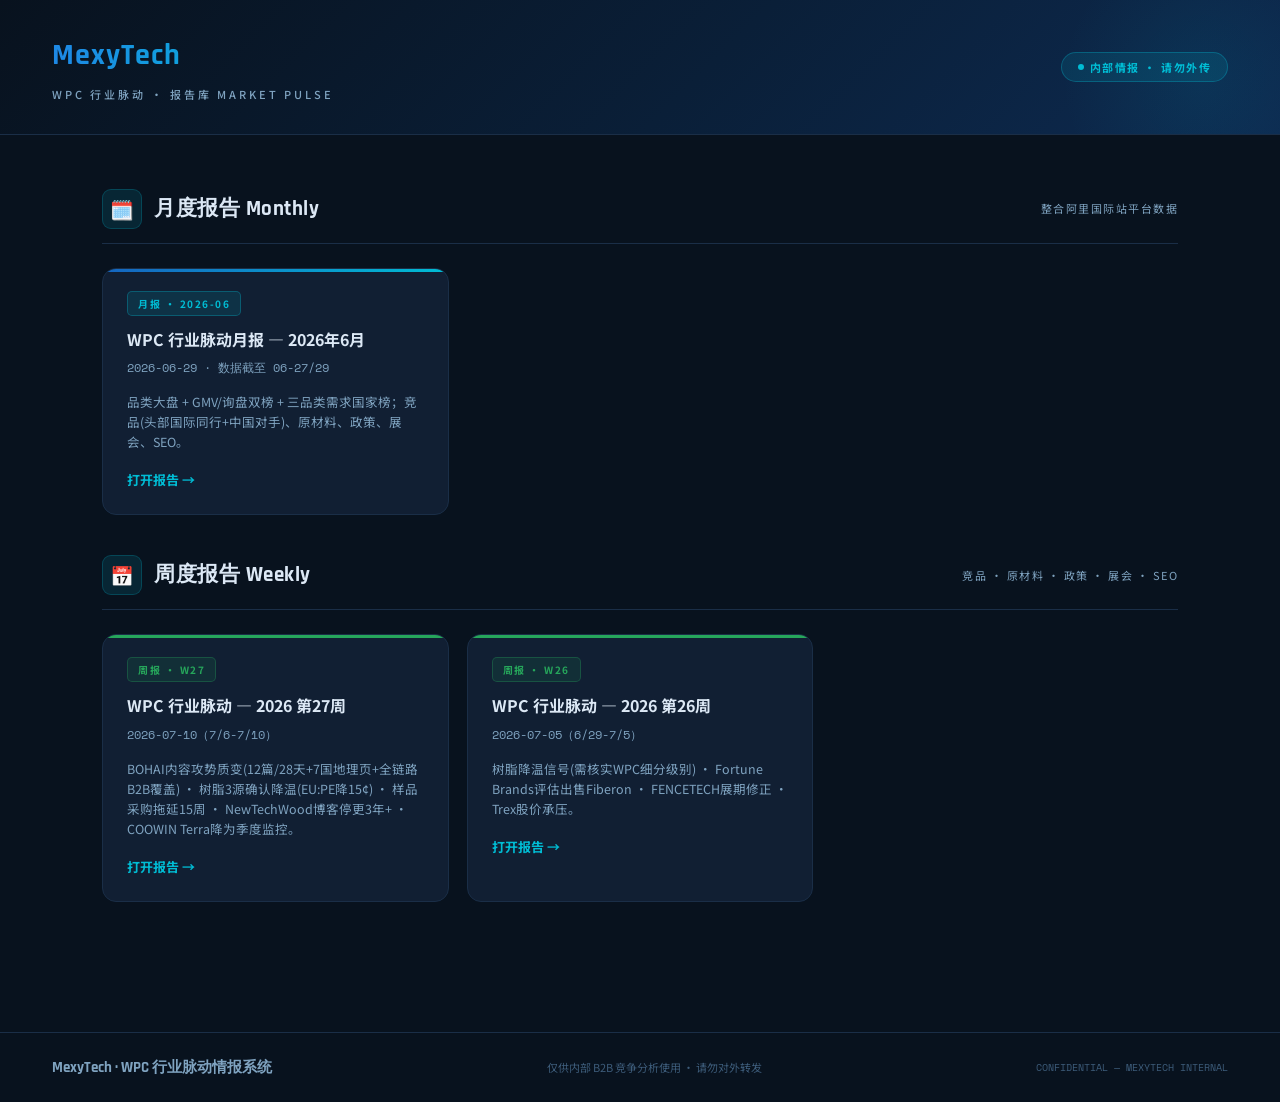
<file: index.html>
<!DOCTYPE html><html lang="zh-CN"><head><meta charset="UTF-8"><meta name="viewport" content="width=device-width, initial-scale=1.0"><meta name="robots" content="noindex, nofollow"><title>MexyTech · WPC 行业脉动 · 报告库</title><style>@import url('https://fonts.googleapis.com/css2?family=Noto+Sans+SC:wght@300;400;500;700;900&family=Space+Mono:wght@400;700&family=Rajdhani:wght@600;700&display=swap');:root{--深海:#08121e;--卡片背景:#111f33;--卡片边框:#1a2e47;--主蓝:#1565c0;--亮蓝:#1e88e5;--青色:#00bcd4;--青色淡:rgba(0,188,212,.12);--绿色:#26a65b;--紫色:#8e44ad;--正文主色:#dce8f5;--正文次色:#7fa3c0;--正文暗色:#3d5c7a;}*,*::before,*::after{box-sizing:border-box;margin:0;padding:0;}body{font-family:'Noto Sans SC',sans-serif;background:var(--深海);color:var(--正文主色);line-height:1.7;font-size:14px;min-height:100vh;}header{background:linear-gradient(135deg,#08121e 0%,#0a1f38 55%,#0d2a50 100%);border-bottom:1px solid var(--卡片边框);padding:30px 52px;display:flex;justify-content:space-between;align-items:center;position:relative;overflow:hidden;}header::after{content:'';position:absolute;top:-60px;right:-60px;width:280px;height:280px;background:radial-gradient(circle,rgba(0,188,212,.08),transparent 70%);border-radius:50%;pointer-events:none;}.logo-name{font-family:'Rajdhani',sans-serif;font-size:30px;font-weight:700;background:linear-gradient(90deg,#1e88e5,#00bcd4);-webkit-background-clip:text;-webkit-text-fill-color:transparent;letter-spacing:1px;}.logo-sub{font-size:11px;color:var(--正文次色);letter-spacing:3px;font-weight:500;margin-top:4px;}.live-badge{display:inline-flex;align-items:center;gap:6px;background:var(--青色淡);border:1px solid rgba(0,188,212,.3);border-radius:20px;padding:5px 16px;font-size:11px;font-weight:700;color:var(--青色);letter-spacing:1.5px;}.dot{width:6px;height:6px;background:var(--青色);border-radius:50%;animation:blink 1.5s infinite;}@keyframes blink{0%,100%{opacity:1}50%{opacity:.2}}main{max-width:1180px;margin:0 auto;padding:44px 52px 90px;}.节标题栏{display:flex;align-items:center;gap:12px;margin:10px 0 24px;padding-bottom:14px;border-bottom:1px solid var(--卡片边框);}.节图标{width:40px;height:40px;background:var(--青色淡);border:1px solid rgba(0,188,212,.22);border-radius:9px;display:flex;align-items:center;justify-content:center;font-size:19px;}.节名{font-family:'Rajdhani',sans-serif;font-size:21px;font-weight:700;letter-spacing:.5px;}.节副{font-size:11px;color:var(--正文次色);margin-left:auto;letter-spacing:1.5px;}.卡网格{display:grid;grid-template-columns:repeat(auto-fill,minmax(320px,1fr));gap:18px;margin-bottom:40px;}.报告卡{display:block;text-decoration:none;background:var(--卡片背景);border:1px solid var(--卡片边框);border-radius:14px;padding:22px 24px;position:relative;overflow:hidden;transition:border-color .18s,transform .18s;}.报告卡::before{content:'';position:absolute;top:0;left:0;right:0;height:3px;}.报告卡.月::before{background:linear-gradient(90deg,var(--主蓝),var(--青色));}.报告卡.周::before{background:var(--绿色);}.报告卡:hover{border-color:rgba(0,188,212,.4);transform:translateY(-3px);}.卡标签{display:inline-block;font-size:10px;font-weight:700;letter-spacing:1.5px;padding:3px 10px;border-radius:5px;margin-bottom:12px;}.卡标签.月{background:var(--青色淡);color:var(--青色);border:1px solid rgba(0,188,212,.3);}.卡标签.周{background:rgba(38,166,91,.12);color:var(--绿色);border:1px solid rgba(38,166,91,.3);}.卡标题{font-size:16px;font-weight:700;color:var(--正文主色);line-height:1.4;margin-bottom:8px;}.卡日期{font-family:'Space Mono',monospace;font-size:12px;color:var(--正文次色);margin-bottom:14px;}.卡摘要{font-size:12.5px;color:var(--正文次色);line-height:1.6;margin-bottom:16px;}.卡链接{font-size:13px;font-weight:700;color:var(--青色);display:inline-flex;align-items:center;gap:6px;}.占位卡{background:rgba(8,18,30,.5);border:1px dashed var(--卡片边框);border-radius:14px;padding:22px 24px;display:flex;flex-direction:column;justify-content:center;color:var(--正文暗色);font-size:12.5px;line-height:1.7;}.占位卡 b{color:var(--正文次色);}footer{border-top:1px solid var(--卡片边框);padding:22px 52px;display:flex;justify-content:space-between;align-items:center;font-size:11px;color:var(--正文暗色);flex-wrap:wrap;gap:10px;}.底部品牌{font-family:'Rajdhani',sans-serif;font-weight:700;font-size:15px;color:var(--正文次色);}@media(max-width:760px){header,footer{flex-direction:column;gap:14px;padding:24px;text-align:center;}main{padding:28px 22px 60px;}}</style></head><body>
<header>
  <div>
    <div class="logo-name">MexyTech</div>
    <div class="logo-sub">WPC 行业脉动 · 报告库 MARKET PULSE</div>
  </div>
  <div class="live-badge"><span class="dot"></span> 内部情报 · 请勿外传</div>
</header>
<main>

  <!-- ========= 月报 ========= -->
  <div class="节标题栏">
    <div class="节图标">🗓️</div>
    <div class="节名">月度报告 Monthly</div>
    <div class="节副">整合阿里国际站平台数据</div>
  </div>
  <div class="卡网格">
    <a class="报告卡 月" href="monthly-2026-06.html">
      <span class="卡标签 月">月报 · 2026-06</span>
      <div class="卡标题">WPC 行业脉动月报 — 2026年6月</div>
      <div class="卡日期">2026-06-29 · 数据截至 06-27/29</div>
      <div class="卡摘要">品类大盘 + GMV/询盘双榜 + 三品类需求国家榜；竞品(头部国际同行+中国对手)、原材料、政策、展会、SEO。</div>
      <span class="卡链接">打开报告 →</span>
    </a>
  </div>

  <!-- ========= 周报 ========= -->
  <div class="节标题栏">
    <div class="节图标">📅</div>
    <div class="节名">周度报告 Weekly</div>
    <div class="节副">竞品 · 原材料 · 政策 · 展会 · SEO</div>
  </div>
  <div class="卡网格">
    <!-- 新增一期周报：复制下面这段，改 href / 期次 / 标题 / 日期 即可
    <a class="报告卡 周" href="2026-W27.html">
      <span class="卡标签 周">周报 · W27</span>
      <div class="卡标题">WPC 行业脉动 — 2026 第27周</div>
      <div class="卡日期">2026-07-12</div>
      <div class="卡摘要">本周竞品/原材料/政策/展会要点。</div>
      <span class="卡链接">打开报告 →</span>
    </a>
    -->
    <a class="报告卡 周" href="2026-W27.html">
      <span class="卡标签 周">周报 · W27</span>
      <div class="卡标题">WPC 行业脉动 — 2026 第27周</div>
      <div class="卡日期">2026-07-10（7/6-7/10）</div>
      <div class="卡摘要">BOHAI内容攻势质变(12篇/28天+7国地理页+全链路B2B覆盖) · 树脂3源确认降温(EU:PE降15¢) · 样品采购拖延15周 · NewTechWood博客停更3年+ · COOWIN Terra降为季度监控。</div>
      <span class="卡链接">打开报告 →</span>
    </a>
    <a class="报告卡 周" href="2026-W26.html">
      <span class="卡标签 周">周报 · W26</span>
      <div class="卡标题">WPC 行业脉动 — 2026 第26周</div>
      <div class="卡日期">2026-07-05（6/29-7/5）</div>
      <div class="卡摘要">树脂降温信号(需核实WPC细分级别) · Fortune Brands评估出售Fiberon · FENCETECH展期修正 · Trex股价承压。</div>
      <span class="卡链接">打开报告 →</span>
    </a>
  </div>

</main>
<footer>
  <div class="底部品牌">MexyTech · WPC 行业脉动情报系统</div>
  <div>仅供内部 B2B 竞争分析使用 · 请勿对外转发</div>
  <div style="font-family:'Space Mono',monospace;font-size:10px;">CONFIDENTIAL — MEXYTECH INTERNAL</div>
</footer>
</body></html>
</file>
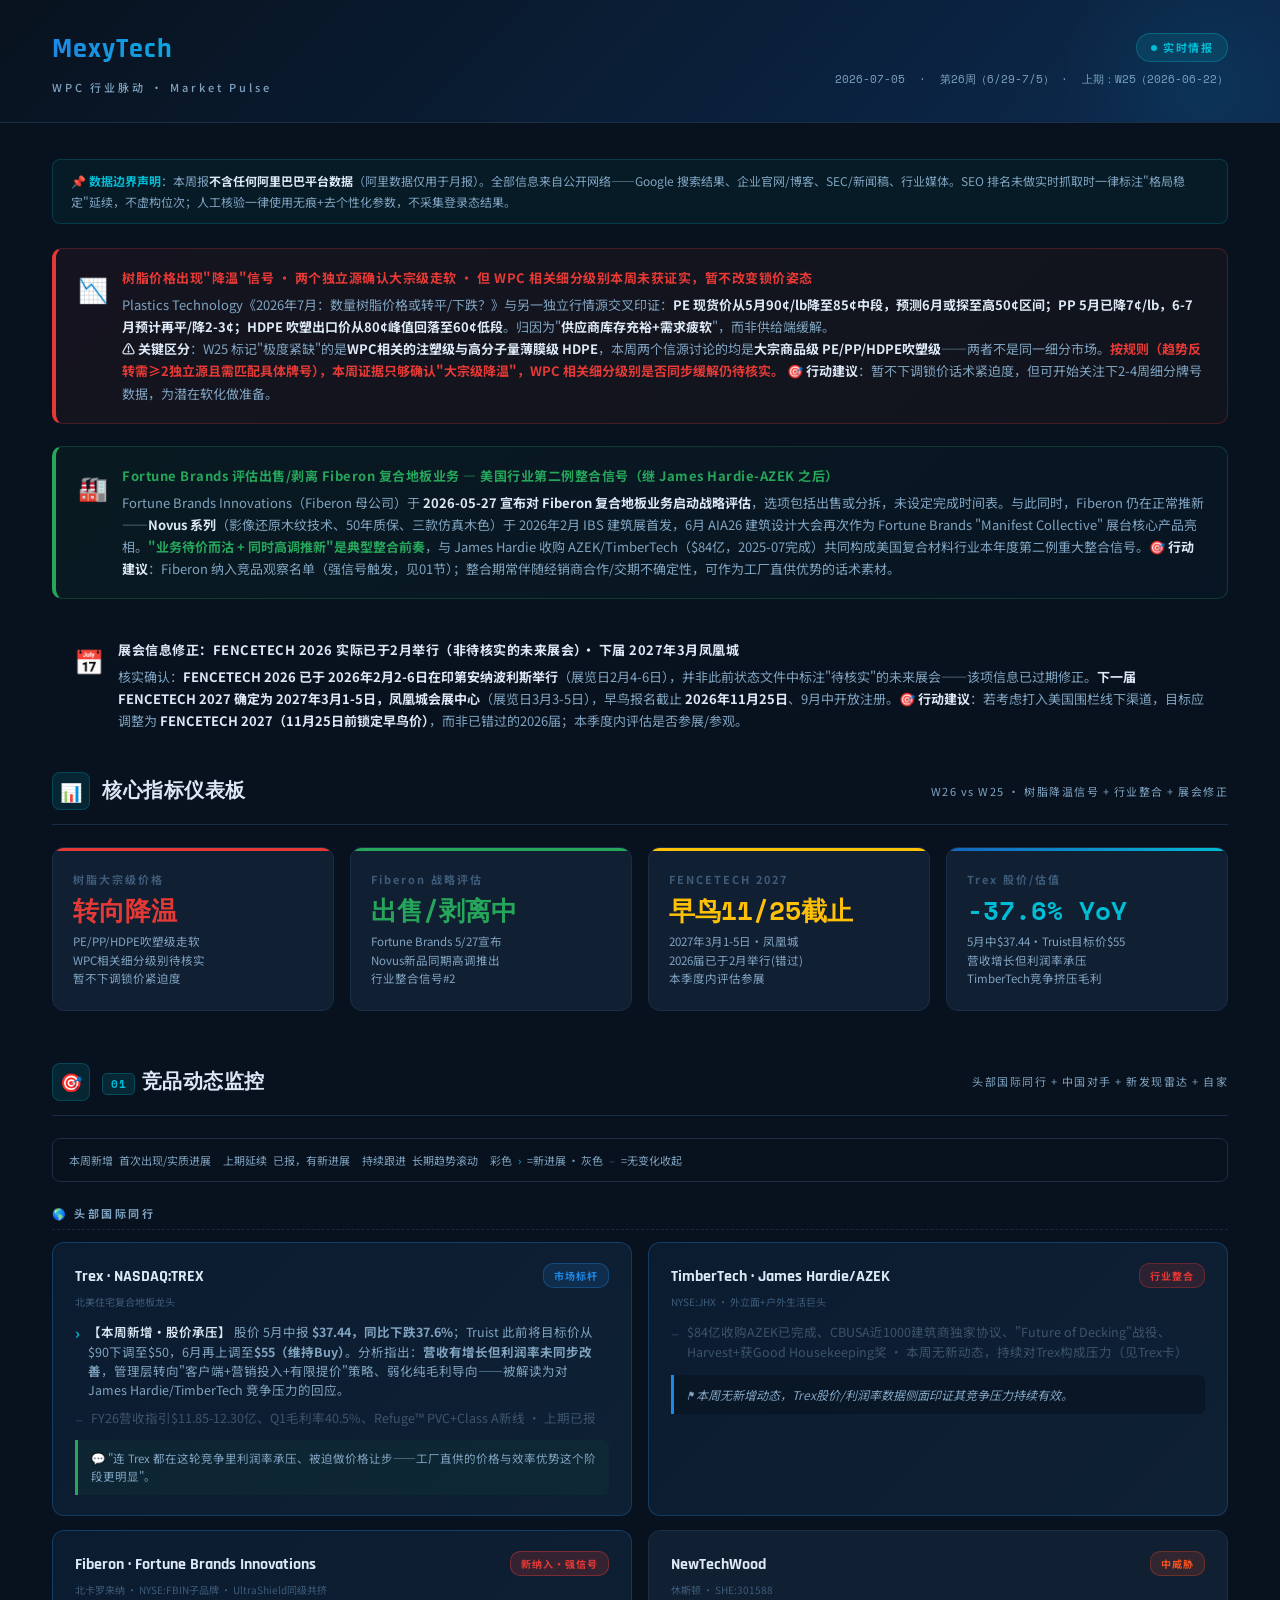
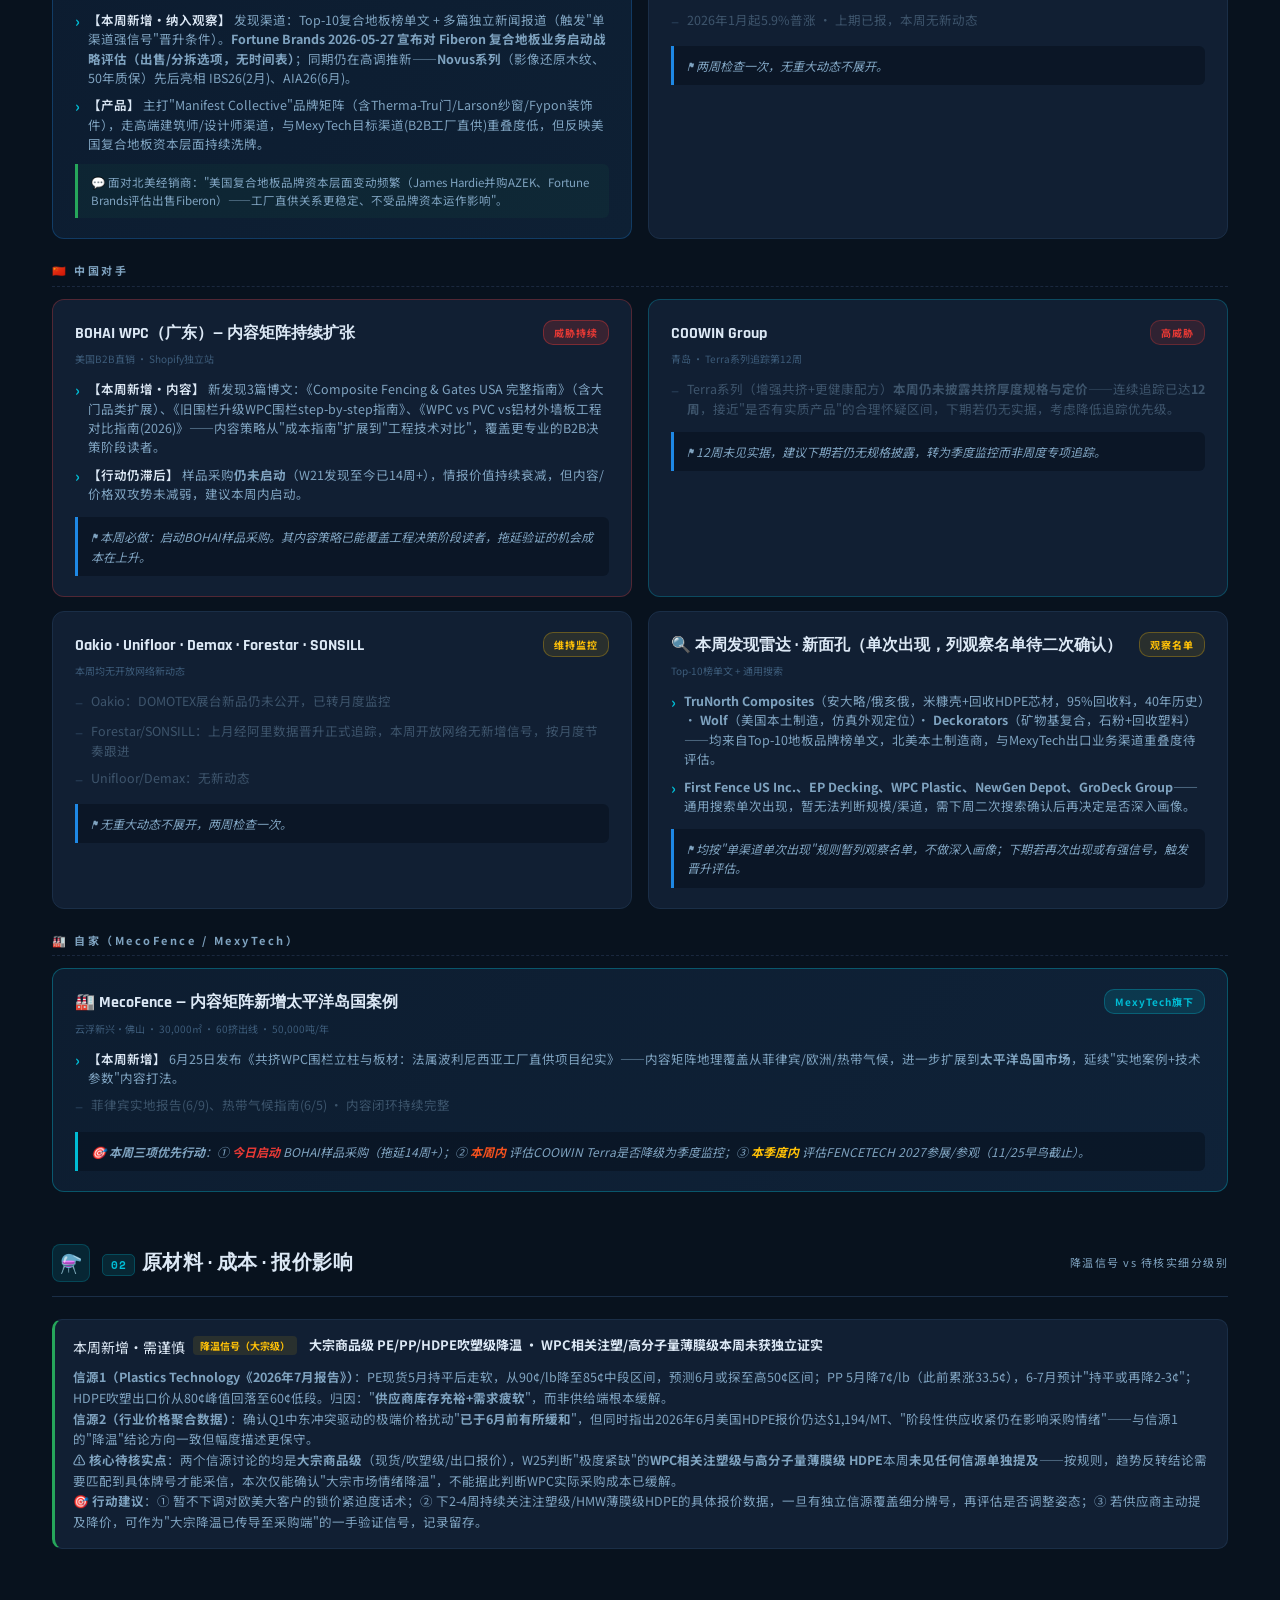
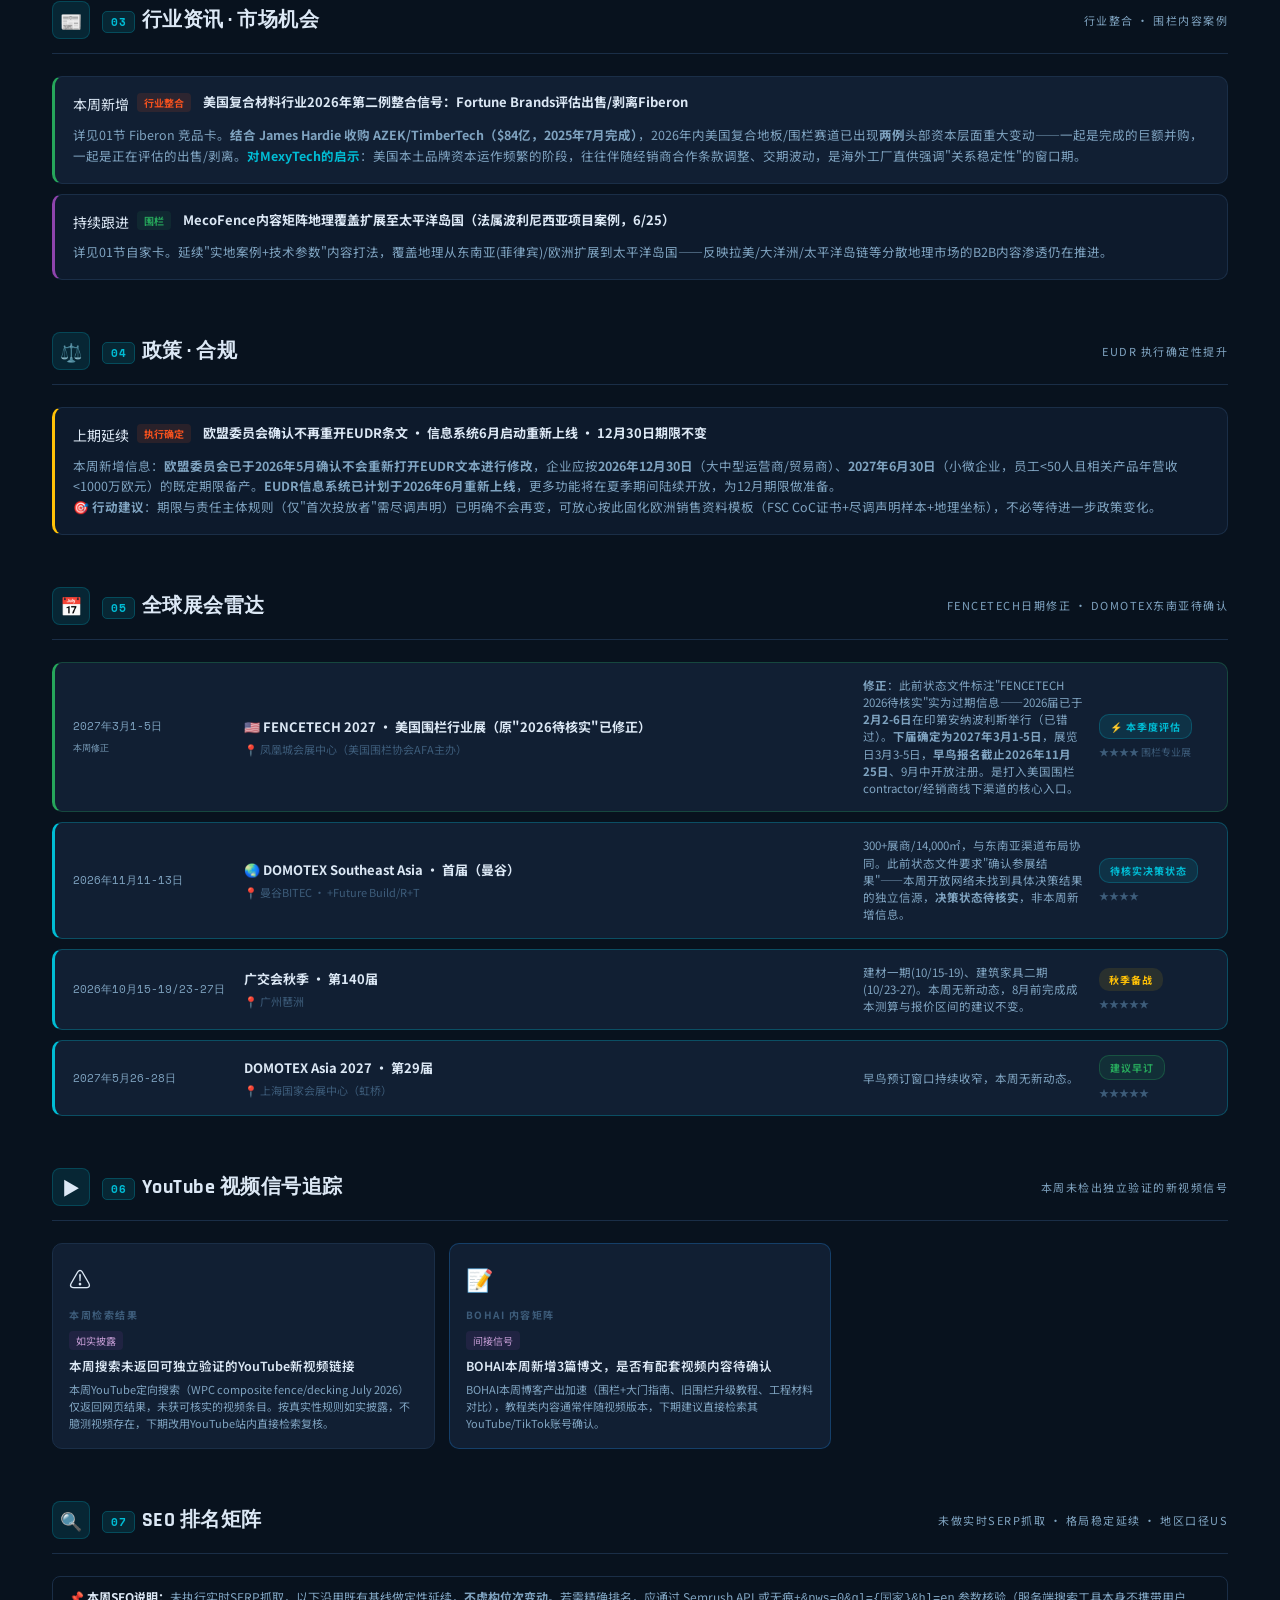
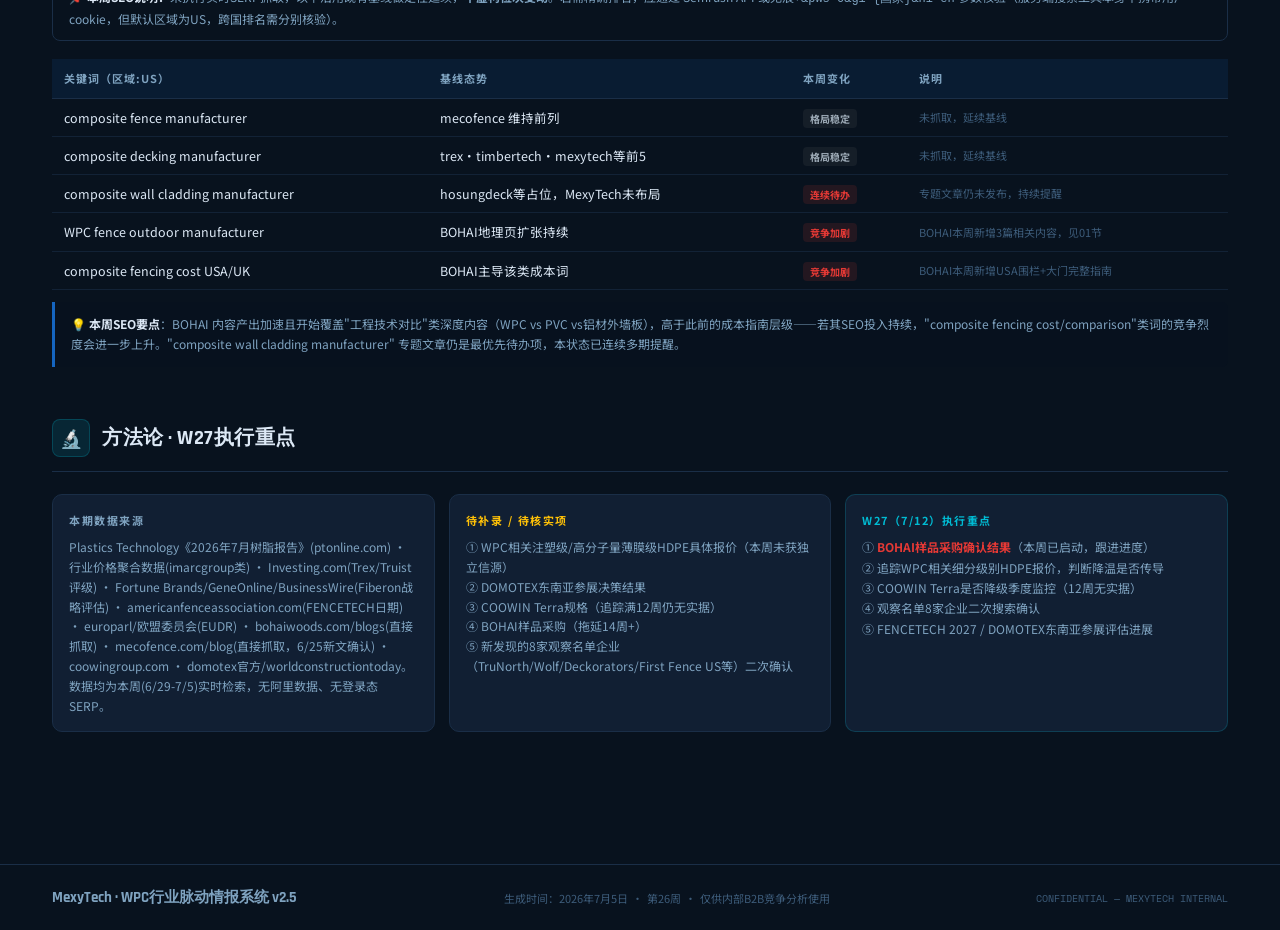
<file: 2026-W26.html>
<!DOCTYPE html><html lang="zh-CN"><head><meta charset="UTF-8"><meta name="viewport" content="width=device-width, initial-scale=1.0"><title>MexyTech WPC 行业脉动 — 2026 第26周</title><link rel="stylesheet" href="pulse.css"></head><body><header>  <div class="logo-block">    <div class="logo-name">MexyTech</div>    <div class="logo-sub">WPC 行业脉动 · Market Pulse</div>  </div>  <div class="header-right">    <div class="live-badge"><span class="dot-live"></span> 实时情报</div>    <div class="report-meta">2026-07-05 &nbsp;·&nbsp; 第26周（6/29-7/5）&nbsp;·&nbsp; 上期：W25（2026-06-22）</div>  </div></header><main>

<div style="margin-bottom:24px;padding:11px 18px;background:rgba(0,188,212,.05);border:1px solid rgba(0,188,212,.2);border-radius:8px;font-size:12px;color:var(--正文次色);">
  📌 <strong style="color:var(--青色)">数据边界声明</strong>：本周报<strong style="color:var(--正文主色)">不含任何阿里巴巴平台数据</strong>（阿里数据仅用于月报）。全部信息来自公开网络——Google 搜索结果、企业官网/博客、SEC/新闻稿、行业媒体。SEO 排名未做实时抓取时一律标注"格局稳定"延续，不虚构位次；人工核验一律使用无痕+去个性化参数，不采集登录态结果。
</div>

<!-- 三条警报 -->
<div class="警报横幅 红">
  <div class="警报图标">📉</div>
  <div>
    <div class="警报标题">树脂价格出现"降温"信号 · 两个独立源确认大宗级走软 · 但 WPC 相关细分级别本周未获证实，暂不改变锁价姿态</div>
    <div class="警报正文">
      Plastics Technology《2026年7月：数量树脂价格或转平/下跌？》与另一独立行情源交叉印证：<strong>PE 现货价从5月90¢/lb降至85¢中段，预测6月或探至高50¢区间；PP 5月已降7¢/lb，6-7月预计再平/降2-3¢；HDPE 吹塑出口价从80¢峰值回落至60¢低段</strong>。归因为"<strong>供应商库存充裕+需求疲软</strong>"，而非供给端缓解。<br>
      <strong>⚠️ 关键区分</strong>：W25 标记"极度紧缺"的是<strong>WPC相关的注塑级与高分子量薄膜级 HDPE</strong>，本周两个信源讨论的均是<strong>大宗商品级 PE/PP/HDPE吹塑级</strong>——两者不是同一细分市场。<span class="红字">按规则（趋势反转需≥2独立源且需匹配具体牌号），本周证据只够确认"大宗级降温"，WPC 相关细分级别是否同步缓解仍待核实。</span> <strong>🎯 行动建议</strong>：暂不下调锁价话术紧迫度，但可开始关注下2-4周细分牌号数据，为潜在软化做准备。
    </div>
  </div>
</div>
<div class="警报横幅 绿">
  <div class="警报图标">🏭</div>
  <div>
    <div class="警报标题">Fortune Brands 评估出售/剥离 Fiberon 复合地板业务 — 美国行业第二例整合信号（继 James Hardie-AZEK 之后）</div>
    <div class="警报正文">
      Fortune Brands Innovations（Fiberon 母公司）于 <strong>2026-05-27 宣布对 Fiberon 复合地板业务启动战略评估</strong>，选项包括出售或分拆，未设定完成时间表。与此同时，Fiberon 仍在正常推新——<strong>Novus 系列</strong>（影像还原木纹技术、50年质保、三款仿真木色）于 2026年2月 IBS 建筑展首发，6月 AIA26 建筑设计大会再次作为 Fortune Brands "Manifest Collective" 展台核心产品亮相。<span class="绿字">"业务待价而沽 + 同时高调推新"是典型整合前奏</span>，与 James Hardie 收购 AZEK/TimberTech（$84亿，2025-07完成）共同构成美国复合材料行业本年度第二例重大整合信号。<strong>🎯 行动建议</strong>：Fiberon 纳入竞品观察名单（强信号触发，见01节）；整合期常伴随经销商合作/交期不确定性，可作为工厂直供优势的话术素材。
    </div>
  </div>
</div>
<div class="警报横幅 黄">
  <div class="警报图标">📅</div>
  <div>
    <div class="警报标题">展会信息修正：FENCETECH 2026 实际已于2月举行（非待核实的未来展会）· 下届 2027年3月凤凰城</div>
    <div class="警报正文">
      核实确认：<strong>FENCETECH 2026 已于 2026年2月2-6日在印第安纳波利斯举行</strong>（展览日2月4-6日），并非此前状态文件中标注"待核实"的未来展会——该项信息已过期修正。<strong>下一届 FENCETECH 2027 确定为 2027年3月1-5日，凤凰城会展中心</strong>（展览日3月3-5日），早鸟报名截止 <strong>2026年11月25日</strong>、9月中开放注册。<strong>🎯 行动建议</strong>：若考虑打入美国围栏线下渠道，目标应调整为 <strong>FENCETECH 2027（11月25日前锁定早鸟价）</strong>，而非已错过的2026届；本季度内评估是否参展/参观。
    </div>
  </div>
</div>

<!-- 仪表板 -->
<section>
  <div class="节标题栏">
    <div class="节图标">📊</div>
    <div class="节名">核心指标仪表板</div>
    <div class="节副标题">W26 vs W25 · 树脂降温信号 + 行业整合 + 展会修正</div>
  </div>
  <div class="统计网格">
    <div class="统计卡片 红">
      <div class="统计标签">树脂大宗级价格</div>
      <div class="统计数值">转向降温</div>
      <div class="统计备注">PE/PP/HDPE吹塑级走软<br>WPC相关细分级别待核实<br>暂不下调锁价紧迫度</div>
    </div>
    <div class="统计卡片 绿">
      <div class="统计标签">Fiberon 战略评估</div>
      <div class="统计数值">出售/剥离中</div>
      <div class="统计备注">Fortune Brands 5/27宣布<br>Novus新品同期高调推出<br>行业整合信号#2</div>
    </div>
    <div class="统计卡片 黄">
      <div class="统计标签">FENCETECH 2027</div>
      <div class="统计数值">早鸟11/25截止</div>
      <div class="统计备注">2027年3月1-5日·凤凰城<br>2026届已于2月举行(错过)<br>本季度内评估参展</div>
    </div>
    <div class="统计卡片 蓝">
      <div class="统计标签">Trex 股价/估值</div>
      <div class="统计数值">-37.6% YoY</div>
      <div class="统计备注">5月中$37.44·Truist目标价$55<br>营收增长但利润率承压<br>TimberTech竞争挤压毛利</div>
    </div>
  </div>
</section>

<!-- 01 竞品动态 -->
<section>
  <div class="节标题栏">
    <div class="节图标">🎯</div>
    <div class="节名"><span class="节序号">01</span> 竞品动态监控</div>
    <div class="节副标题">头部国际同行 + 中国对手 + 新发现雷达 + 自家</div>
  </div>
  <div class="回溯图例">
    <span class="图例项"><span class="回溯徽章 徽章-新增">本周新增</span>首次出现/实质进展</span>
    <span class="图例项"><span class="回溯徽章 徽章-延续">上期延续</span>已报，有新进展</span>
    <span class="图例项"><span class="回溯徽章 徽章-跟进">持续跟进</span>长期趋势滚动</span>
    <span class="图例项">彩色<span style="color:var(--青色)">›</span>=新进展 · 灰色<span style="opacity:.42">–</span>=无变化收起</span>
  </div>

  <div class="子分类标题">🌎 头部国际同行</div>
  <div class="竞品网格">
    <div class="竞品卡片 标杆">
      <div class="竞品顶部"><div><div class="竞品名">Trex · NASDAQ:TREX</div><div class="竞品来源">北美住宅复合地板龙头</div></div><span class="威胁等级 威胁-标杆">市场标杆</span></div>
      <ul class="竞品更新列表">
        <li><span><span class="重点">【本周新增·股价承压】</span> 股价 5月中报 <strong>$37.44，同比下跌37.6%</strong>；Truist 此前将目标价从$90下调至$50，6月再上调至<strong>$55（维持Buy）</strong>。分析指出：<strong>营收有增长但利润率未同步改善</strong>，管理层转向"客户端+营销投入+有限提价"策略、弱化纯毛利导向——被解读为对 James Hardie/TimberTech 竞争压力的回应。</span></li>
        <li class="已报"><span>FY26营收指引$11.85-12.30亿、Q1毛利率40.5%、Refuge™ PVC+Class A新线 · 上期已报</span></li>
      </ul>
      <div class="业务话术">💬 "连 Trex 都在这轮竞争里利润率承压、被迫做价格让步——工厂直供的价格与效率优势这个阶段更明显"。</div>
    </div>
    <div class="竞品卡片 标杆">
      <div class="竞品顶部"><div><div class="竞品名">TimberTech · James Hardie/AZEK</div><div class="竞品来源">NYSE:JHX · 外立面+户外生活巨头</div></div><span class="威胁等级 威胁-高">行业整合</span></div>
      <ul class="竞品更新列表">
        <li class="已报"><span>$84亿收购AZEK已完成、CBUSA近1000建筑商独家协议、"Future of Decking"战役、Harvest+获Good Housekeeping奖 · 本周无新动态，持续对Trex构成压力（见Trex卡）</span></li>
      </ul>
      <div class="竞品裁决">⚑ 本周无新增动态，Trex股价/利润率数据侧面印证其竞争压力持续有效。</div>
    </div>
  </div>
  <div style="margin-top:14px;"></div>
  <div class="竞品网格">
    <div class="竞品卡片 标杆">
      <div class="竞品顶部"><div><div class="竞品名">Fiberon · Fortune Brands Innovations</div><div class="竞品来源">北卡罗来纳 · NYSE:FBIN子品牌 · UltraShield同级共挤</div></div><span class="威胁等级 威胁-新">新纳入·强信号</span></div>
      <ul class="竞品更新列表">
        <li><span><span class="重点">【本周新增·纳入观察】</span> 发现渠道：Top-10复合地板榜单文 + 多篇独立新闻报道（触发"单渠道强信号"晋升条件）。<strong>Fortune Brands 2026-05-27 宣布对 Fiberon 复合地板业务启动战略评估（出售/分拆选项，无时间表）</strong>；同期仍在高调推新——<strong>Novus系列</strong>（影像还原木纹、50年质保）先后亮相 IBS26(2月)、AIA26(6月)。</span></li>
        <li><span><span class="重点">【产品】</span> 主打"Manifest Collective"品牌矩阵（含Therma-Tru门/Larson纱窗/Fypon装饰件），走高端建筑师/设计师渠道，与MexyTech目标渠道(B2B工厂直供)重叠度低，但反映美国复合地板资本层面持续洗牌。</span></li>
      </ul>
      <div class="业务话术">💬 面对北美经销商："美国复合地板品牌资本层面变动频繁（James Hardie并购AZEK、Fortune Brands评估出售Fiberon）——工厂直供关系更稳定、不受品牌资本运作影响"。</div>
    </div>
    <div class="竞品卡片">
      <div class="竞品顶部"><div><div class="竞品名">NewTechWood</div><div class="竞品来源">休斯顿 · SHE:301588</div></div><span class="威胁等级 威胁-中">中威胁</span></div>
      <ul class="竞品更新列表">
        <li class="已报"><span>2026年1月起5.9%普涨 · 上期已报，本周无新动态</span></li>
      </ul>
      <div class="竞品裁决">⚑ 两周检查一次，无重大动态不展开。</div>
    </div>
  </div>

  <div class="子分类标题">🇨🇳 中国对手</div>
  <div class="竞品网格">
    <div class="竞品卡片" style="border-color:rgba(229,57,53,.3);">
      <div class="竞品顶部"><div><div class="竞品名">BOHAI WPC（广东）— 内容矩阵持续扩张</div><div class="竞品来源">美国B2B直销 · Shopify独立站</div></div><span class="威胁等级 威胁-新">威胁持续</span></div>
      <ul class="竞品更新列表">
        <li><span><span class="重点">【本周新增·内容】</span> 新发现3篇博文：《Composite Fencing & Gates USA 完整指南》（含大门品类扩展）、《旧围栏升级WPC围栏step-by-step指南》、《WPC vs PVC vs铝材外墙板工程对比指南(2026)》——内容策略从"成本指南"扩展到"工程技术对比"，覆盖更专业的B2B决策阶段读者。</span></li>
        <li><span><span class="重点">【行动仍滞后】</span> 样品采购<strong>仍未启动</strong>（W21发现至今已14周+），情报价值持续衰减，但内容/价格双攻势未减弱，建议本周内启动。</span></li>
      </ul>
      <div class="竞品裁决">⚑ 本周必做：启动BOHAI样品采购。其内容策略已能覆盖工程决策阶段读者，拖延验证的机会成本在上升。</div>
    </div>
    <div class="竞品卡片 高亮">
      <div class="竞品顶部"><div><div class="竞品名">COOWIN Group</div><div class="竞品来源">青岛 · Terra系列追踪第12周</div></div><span class="威胁等级 威胁-高">高威胁</span></div>
      <ul class="竞品更新列表">
        <li class="已报"><span>Terra系列（增强共挤+更健康配方）<strong>本周仍未披露共挤厚度规格与定价</strong>——连续追踪已达<strong>12周</strong>，接近"是否有实质产品"的合理怀疑区间，下期若仍无实据，考虑降低追踪优先级。</span></li>
      </ul>
      <div class="竞品裁决">⚑ 12周未见实据，建议下期若仍无规格披露，转为季度监控而非周度专项追踪。</div>
    </div>
  </div>
  <div style="margin-top:14px;"></div>
  <div class="竞品网格">
    <div class="竞品卡片">
      <div class="竞品顶部"><div><div class="竞品名">Oakio · Unifloor · Demax · Forestar · SONSILL</div><div class="竞品来源">本周均无开放网络新动态</div></div><span class="威胁等级 威胁-监控">维持监控</span></div>
      <ul class="竞品更新列表">
        <li class="已报"><span>Oakio：DOMOTEX展台新品仍未公开，已转月度监控</span></li>
        <li class="已报"><span>Forestar/SONSILL：上月经阿里数据晋升正式追踪，本周开放网络无新增信号，按月度节奏跟进</span></li>
        <li class="已报"><span>Unifloor/Demax：无新动态</span></li>
      </ul>
      <div class="竞品裁决">⚑ 无重大动态不展开，两周检查一次。</div>
    </div>
    <div class="竞品卡片">
      <div class="竞品顶部"><div><div class="竞品名">🔍 本周发现雷达 · 新面孔（单次出现，列观察名单待二次确认）</div><div class="竞品来源">Top-10榜单文 + 通用搜索</div></div><span class="威胁等级 威胁-监控">观察名单</span></div>
      <ul class="竞品更新列表">
        <li><span><strong>TruNorth Composites</strong>（安大略/俄亥俄，米糠壳+回收HDPE芯材，95%回收料，40年历史）· <strong>Wolf</strong>（美国本土制造，仿真外观定位）· <strong>Deckorators</strong>（矿物基复合，石粉+回收塑料）——均来自Top-10地板品牌榜单文，北美本土制造商，与MexyTech出口业务渠道重叠度待评估。</span></li>
        <li><span><strong>First Fence US Inc.、EP Decking、WPC Plastic、NewGen Depot、GroDeck Group</strong>——通用搜索单次出现，暂无法判断规模/渠道，需下周二次搜索确认后再决定是否深入画像。</span></li>
      </ul>
      <div class="竞品裁决">⚑ 均按"单渠道单次出现"规则暂列观察名单，不做深入画像；下期若再次出现或有强信号，触发晋升评估。</div>
    </div>
  </div>

  <div class="子分类标题">🏭 自家（MecoFence / MexyTech）</div>
  <div class="竞品网格">
    <div class="竞品卡片 跨两列 自家">
      <div class="竞品顶部"><div><div class="竞品名">🏭 MecoFence — 内容矩阵新增太平洋岛国案例</div><div class="竞品来源">云浮新兴·佛山 · 30,000㎡ · 60挤出线 · 50,000吨/年</div></div><span class="威胁等级 威胁-自家">MexyTech旗下</span></div>
      <ul class="竞品更新列表">
        <li><span><span class="重点">【本周新增】</span> 6月25日发布《共挤WPC围栏立柱与板材：法属波利尼西亚工厂直供项目纪实》——内容矩阵地理覆盖从菲律宾/欧洲/热带气候，进一步扩展到<strong>太平洋岛国市场</strong>，延续"实地案例+技术参数"内容打法。</span></li>
        <li class="已报"><span>菲律宾实地报告(6/9)、热带气候指南(6/5) · 内容闭环持续完整</span></li>
      </ul>
      <div class="竞品裁决" style="border-left-color:var(--青色);">🎯 <strong>本周三项优先行动</strong>：① <strong style="color:var(--红色)">今日启动</strong> BOHAI样品采购（拖延14周+）；② <strong style="color:var(--橙色)">本周内</strong> 评估COOWIN Terra是否降级为季度监控；③ <strong style="color:var(--黄色)">本季度内</strong> 评估FENCETECH 2027参展/参观（11/25早鸟截止）。</div>
    </div>
  </div>
</section>

<!-- 02 原材料·成本 -->
<section>
  <div class="节标题栏">
    <div class="节图标">⚗️</div>
    <div class="节名"><span class="节序号">02</span> 原材料 · 成本 · 报价影响</div>
    <div class="节副标题">降温信号 vs 待核实细分级别</div>
  </div>
  <div class="资讯卡片 新增">
    <div class="资讯顶部">
      <span class="回溯徽章 徽章-新增">本周新增·需谨慎</span>
      <span class="影响标签 影响-中">降温信号（大宗级）</span>
      <div class="资讯标题">大宗商品级 PE/PP/HDPE吹塑级降温 · WPC相关注塑/高分子量薄膜级本周未获独立证实</div>
    </div>
    <div class="资讯正文">
      <strong>信源1（Plastics Technology《2026年7月报告》）</strong>：PE现货5月持平后走软，从90¢/lb降至85¢中段区间，预测6月或探至高50¢区间；PP 5月降7¢/lb（此前累涨33.5¢），6-7月预计"持平或再降2-3¢"；HDPE吹塑出口价从80¢峰值回落至60¢低段。归因："<strong>供应商库存充裕+需求疲软</strong>"，而非供给端根本缓解。<br>
      <strong>信源2（行业价格聚合数据）</strong>：确认Q1中东冲突驱动的极端价格扰动"<strong>已于6月前有所缓和</strong>"，但同时指出2026年6月美国HDPE报价仍达$1,194/MT、"阶段性供应收紧仍在影响采购情绪"——与信源1的"降温"结论方向一致但幅度描述更保守。<br>
      <strong>⚠️ 核心待核实点</strong>：两个信源讨论的均是<strong>大宗商品级</strong>（现货/吹塑级/出口报价），W25判断"极度紧缺"的<strong>WPC相关注塑级与高分子量薄膜级 HDPE</strong>本周<strong>未见任何信源单独提及</strong>——按规则，趋势反转结论需要匹配到具体牌号才能采信，本次仅能确认"大宗市场情绪降温"，不能据此判断WPC实际采购成本已缓解。<br>
      <strong>🎯 行动建议</strong>：① 暂不下调对欧美大客户的锁价紧迫度话术；② 下2-4周持续关注注塑级/HMW薄膜级HDPE的具体报价数据，一旦有独立信源覆盖细分牌号，再评估是否调整姿态；③ 若供应商主动提及降价，可作为"大宗降温已传导至采购端"的一手验证信号，记录留存。
    </div>
  </div>
</section>

<!-- 03 行业资讯 -->
<section>
  <div class="节标题栏">
    <div class="节图标">📰</div>
    <div class="节名"><span class="节序号">03</span> 行业资讯 · 市场机会</div>
    <div class="节副标题">行业整合 · 围栏内容案例</div>
  </div>
  <div class="资讯卡片 新增">
    <div class="资讯顶部">
      <span class="回溯徽章 徽章-新增">本周新增</span>
      <span class="影响标签 影响-高">行业整合</span>
      <div class="资讯标题">美国复合材料行业2026年第二例整合信号：Fortune Brands评估出售/剥离Fiberon</div>
    </div>
    <div class="资讯正文">
      详见01节 Fiberon 竞品卡。<strong>结合 James Hardie 收购 AZEK/TimberTech（$84亿，2025年7月完成）</strong>，2026年内美国复合地板/围栏赛道已出现<strong>两例</strong>头部资本层面重大变动——一起是完成的巨额并购，一起是正在评估的出售/剥离。<span class="青字">对MexyTech的启示</span>：美国本土品牌资本运作频繁的阶段，往往伴随经销商合作条款调整、交期波动，是海外工厂直供强调"关系稳定性"的窗口期。
    </div>
  </div>
  <div class="资讯卡片 跟进">
    <div class="资讯顶部">
      <span class="回溯徽章 徽章-跟进">持续跟进</span>
      <span class="影响标签 影响-机会">围栏</span>
      <div class="资讯标题">MecoFence内容矩阵地理覆盖扩展至太平洋岛国（法属波利尼西亚项目案例，6/25）</div>
    </div>
    <div class="资讯正文">
      详见01节自家卡。延续"实地案例+技术参数"内容打法，覆盖地理从东南亚(菲律宾)/欧洲扩展到太平洋岛国——反映拉美/大洋洲/太平洋岛链等分散地理市场的B2B内容渗透仍在推进。
    </div>
  </div>
</section>

<!-- 04 政策·合规 -->
<section>
  <div class="节标题栏">
    <div class="节图标">⚖️</div>
    <div class="节名"><span class="节序号">04</span> 政策 · 合规</div>
    <div class="节副标题">EUDR 执行确定性提升</div>
  </div>
  <div class="资讯卡片 延续">
    <div class="资讯顶部">
      <span class="回溯徽章 徽章-延续">上期延续</span>
      <span class="影响标签 影响-高">执行确定</span>
      <div class="资讯标题">欧盟委员会确认不再重开EUDR条文 · 信息系统6月启动重新上线 · 12月30日期限不变</div>
    </div>
    <div class="资讯正文">
      本周新增信息：<strong>欧盟委员会已于2026年5月确认不会重新打开EUDR文本进行修改</strong>，企业应按<strong>2026年12月30日</strong>（大中型运营商/贸易商）、<strong>2027年6月30日</strong>（小微企业，员工&lt;50人且相关产品年营收&lt;1000万欧元）的既定期限备产。<strong>EUDR信息系统已计划于2026年6月重新上线</strong>，更多功能将在夏季期间陆续开放，为12月期限做准备。<br>
      <strong>🎯 行动建议</strong>：期限与责任主体规则（仅"首次投放者"需尽调声明）已明确不会再变，可放心按此固化欧洲销售资料模板（FSC CoC证书+尽调声明样本+地理坐标），不必等待进一步政策变化。
    </div>
  </div>
</section>

<!-- 05 展会雷达 -->
<section>
  <div class="节标题栏">
    <div class="节图标">📅</div>
    <div class="节名"><span class="节序号">05</span> 全球展会雷达</div>
    <div class="节副标题">FENCETECH日期修正 · DOMOTEX东南亚待确认</div>
  </div>
  <div class="展会列表">
    <div class="展会行 新事件">
      <div class="展会日期">
        2027年3月1-5日<br>
        <span class="回溯徽章 徽章-新增" style="font-size:9px;display:inline-flex;margin-top:4px;">本周修正</span>
      </div>
      <div>
        <div class="展会名">🇺🇸 FENCETECH 2027 · 美国围栏行业展（原"2026待核实"已修正）</div>
        <div class="展会地点">📍 凤凰城会展中心（美国围栏协会AFA主办）</div>
      </div>
      <div class="展会描述"><strong>修正</strong>：此前状态文件标注"FENCETECH 2026待核实"实为过期信息——2026届已于<strong>2月2-6日</strong>在印第安纳波利斯举行（已错过）。<strong>下届确定为2027年3月1-5日</strong>，展览日3月3-5日，<strong>早鸟报名截止2026年11月25日</strong>、9月中开放注册。是打入美国围栏contractor/经销商线下渠道的核心入口。</div>
      <div class="展会状态">
        <div class="状态标签 状态-评估">⚡ 本季度评估</div>
        <div class="wpc相关度">★★★★ 围栏专业展</div>
      </div>
    </div>
    <div class="展会行 即将">
      <div class="展会日期">2026年11月11-13日</div>
      <div>
        <div class="展会名">🌏 DOMOTEX Southeast Asia · 首届（曼谷）</div>
        <div class="展会地点">📍 曼谷BITEC · +Future Build/R+T</div>
      </div>
      <div class="展会描述">300+展商/14,000㎡，与东南亚渠道布局协同。此前状态文件要求"确认参展结果"——本周开放网络未找到具体决策结果的独立信源，<strong>决策状态待核实</strong>，非本周新增信息。</div>
      <div class="展会状态">
        <div class="状态标签 状态-评估">待核实决策状态</div>
        <div class="wpc相关度">★★★★</div>
      </div>
    </div>
    <div class="展会行 即将">
      <div class="展会日期">2026年10月15-19/23-27日</div>
      <div>
        <div class="展会名">广交会秋季 · 第140届</div>
        <div class="展会地点">📍 广州琶洲</div>
      </div>
      <div class="展会描述">建材一期(10/15-19)、建筑家具二期(10/23-27)。本周无新动态，8月前完成成本测算与报价区间的建议不变。</div>
      <div class="展会状态">
        <div class="状态标签 状态-近期">秋季备战</div>
        <div class="wpc相关度">★★★★★</div>
      </div>
    </div>
    <div class="展会行 即将">
      <div class="展会日期">2027年5月26-28日</div>
      <div>
        <div class="展会名">DOMOTEX Asia 2027 · 第29届</div>
        <div class="展会地点">📍 上海国家会展中心（虹桥）</div>
      </div>
      <div class="展会描述">早鸟预订窗口持续收窄，本周无新动态。</div>
      <div class="展会状态">
        <div class="状态标签 状态-确认">建议早订</div>
        <div class="wpc相关度">★★★★★</div>
      </div>
    </div>
  </div>
</section>

<!-- 06 YouTube -->
<section>
  <div class="节标题栏">
    <div class="节图标">▶️</div>
    <div class="节名"><span class="节序号">06</span> YouTube 视频信号追踪</div>
    <div class="节副标题">本周未检出独立验证的新视频信号</div>
  </div>
  <div class="视频网格">
    <div class="视频卡片">
      <div class="视频图标">⚠️</div>
      <div class="视频频道">本周检索结果</div>
      <span class="视频类型 类型-信号">如实披露</span>
      <div class="视频标题">本周搜索未返回可独立验证的YouTube新视频链接</div>
      <div class="视频备注">本周YouTube定向搜索（WPC composite fence/decking July 2026）仅返回网页结果，未获可核实的视频条目。按真实性规则如实披露，不臆测视频存在，下期改用YouTube站内直接检索复核。</div>
    </div>
    <div class="视频卡片" style="border-color:rgba(30,136,229,.3);">
      <div class="视频图标">📝</div>
      <div class="视频频道">BOHAI 内容矩阵</div>
      <span class="视频类型 类型-信号">间接信号</span>
      <div class="视频标题">BOHAI本周新增3篇博文，是否有配套视频内容待确认</div>
      <div class="视频备注">BOHAI本周博客产出加速（围栏+大门指南、旧围栏升级教程、工程材料对比），教程类内容通常伴随视频版本，下期建议直接检索其YouTube/TikTok账号确认。</div>
    </div>
  </div>
</section>

<!-- 07 SEO排名矩阵 -->
<section>
  <div class="节标题栏">
    <div class="节图标">🔍</div>
    <div class="节名"><span class="节序号">07</span> SEO 排名矩阵</div>
    <div class="节副标题">未做实时SERP抓取 · 格局稳定延续 · 地区口径US</div>
  </div>
  <div style="padding:10px 16px;background:rgba(8,18,30,.5);border:1px solid var(--卡片边框);border-radius:8px;margin-bottom:18px;font-size:12px;color:var(--正文次色);">
    📌 <strong style="color:var(--正文主色);">本周SEO说明：</strong>未执行实时SERP抓取，以下沿用既有基线做定性延续，<strong>不虚构位次变动</strong>。若需精确排名，应通过 Semrush API 或无痕+<code>&pws=0&gl={国家}&hl=en</code> 参数核验（服务端搜索工具本身不携带用户cookie，但默认区域为US，跨国排名需分别核验）。
  </div>
  <table>
    <thead><tr><th>关键词（区域:US）</th><th>基线态势</th><th>本周变化</th><th>说明</th></tr></thead>
    <tbody>
      <tr><td>composite fence manufacturer</td><td>mecofence 维持前列</td><td><span class="变化标签 变化-稳">格局稳定</span></td><td class="备注文字">未抓取，延续基线</td></tr>
      <tr><td>composite decking manufacturer</td><td>trex·timbertech·mexytech等前5</td><td><span class="变化标签 变化-稳">格局稳定</span></td><td class="备注文字">未抓取，延续基线</td></tr>
      <tr><td>composite wall cladding manufacturer</td><td>hosungdeck等占位，MexyTech未布局</td><td><span class="变化标签 变化-警示">连续待办</span></td><td class="备注文字">专题文章仍未发布，持续提醒</td></tr>
      <tr><td>WPC fence outdoor manufacturer</td><td>BOHAI地理页扩张持续</td><td><span class="变化标签 变化-警示">竞争加剧</span></td><td class="备注文字">BOHAI本周新增3篇相关内容，见01节</td></tr>
      <tr><td>composite fencing cost USA/UK</td><td>BOHAI主导该类成本词</td><td><span class="变化标签 变化-警示">竞争加剧</span></td><td class="备注文字">BOHAI本周新增USA围栏+大门完整指南</td></tr>
    </tbody>
  </table>
  <div class="市场信号">💡 <strong>本周SEO要点</strong>：BOHAI 内容产出加速且开始覆盖"工程技术对比"类深度内容（WPC vs PVC vs铝材外墙板），高于此前的成本指南层级——若其SEO投入持续，"composite fencing cost/comparison"类词的竞争烈度会进一步上升。"composite wall cladding manufacturer" 专题文章仍是最优先待办项，本状态已连续多期提醒。</div>
</section>

<!-- 方法论+下周 -->
<section>
  <div class="节标题栏">
    <div class="节图标">🔬</div>
    <div class="节名">方法论 · W27执行重点</div>
  </div>
  <div style="display:grid;grid-template-columns:1fr 1fr 1fr;gap:14px;">
    <div style="background:var(--卡片背景);border:1px solid var(--卡片边框);border-radius:10px;padding:16px;">
      <div style="font-size:11px;font-weight:700;color:var(--正文次色);letter-spacing:1.5px;margin-bottom:8px;">本期数据来源</div>
      <div style="font-size:12px;color:var(--正文次色);line-height:1.65;">Plastics Technology《2026年7月树脂报告》(ptonline.com) · 行业价格聚合数据(imarcgroup类) · Investing.com(Trex/Truist评级) · Fortune Brands/GeneOnline/BusinessWire(Fiberon战略评估) · americanfenceassociation.com(FENCETECH日期) · europarl/欧盟委员会(EUDR) · bohaiwoods.com/blogs(直接抓取) · mecofence.com/blog(直接抓取，6/25新文确认) · coowingroup.com · domotex官方/worldconstructiontoday。数据均为本周(6/29-7/5)实时检索，无阿里数据、无登录态SERP。</div>
    </div>
    <div style="background:var(--卡片背景);border:1px solid var(--卡片边框);border-radius:10px;padding:16px;">
      <div style="font-size:11px;font-weight:700;color:var(--黄色);letter-spacing:1.5px;margin-bottom:8px;">待补录 / 待核实项</div>
      <div style="font-size:12px;color:var(--正文次色);line-height:1.65;">① WPC相关注塑级/高分子量薄膜级HDPE具体报价（本周未获独立信源）<br>② DOMOTEX东南亚参展决策结果<br>③ COOWIN Terra规格（追踪满12周仍无实据）<br>④ BOHAI样品采购（拖延14周+）<br>⑤ 新发现的8家观察名单企业（TruNorth/Wolf/Deckorators/First Fence US等）二次确认</div>
    </div>
    <div style="background:var(--卡片背景);border:1px solid rgba(0,188,212,.2);border-radius:10px;padding:16px;">
      <div style="font-size:11px;font-weight:700;color:var(--青色);letter-spacing:1.5px;margin-bottom:8px;">W27（7/12）执行重点</div>
      <div style="font-size:12px;color:var(--正文次色);line-height:1.7;">
        ① <strong style="color:var(--红色)">BOHAI样品采购确认结果</strong>（本周已启动，跟进进度）<br>
        ② 追踪WPC相关细分级别HDPE报价，判断降温是否传导<br>
        ③ COOWIN Terra是否降级季度监控（12周无实据）<br>
        ④ 观察名单8家企业二次搜索确认<br>
        ⑤ FENCETECH 2027 / DOMOTEX东南亚参展评估进展
      </div>
    </div>
  </div>
</section>

</main><footer>
  <div class="底部品牌">MexyTech · WPC行业脉动情报系统 v2.5</div>
  <div>生成时间：2026年7月5日 &nbsp;·&nbsp; 第26周 &nbsp;·&nbsp; 仅供内部B2B竞争分析使用</div>
  <div style="font-family:'Space Mono',monospace;font-size:10px;">CONFIDENTIAL — MEXYTECH INTERNAL</div>
</footer></body></html>
</file>
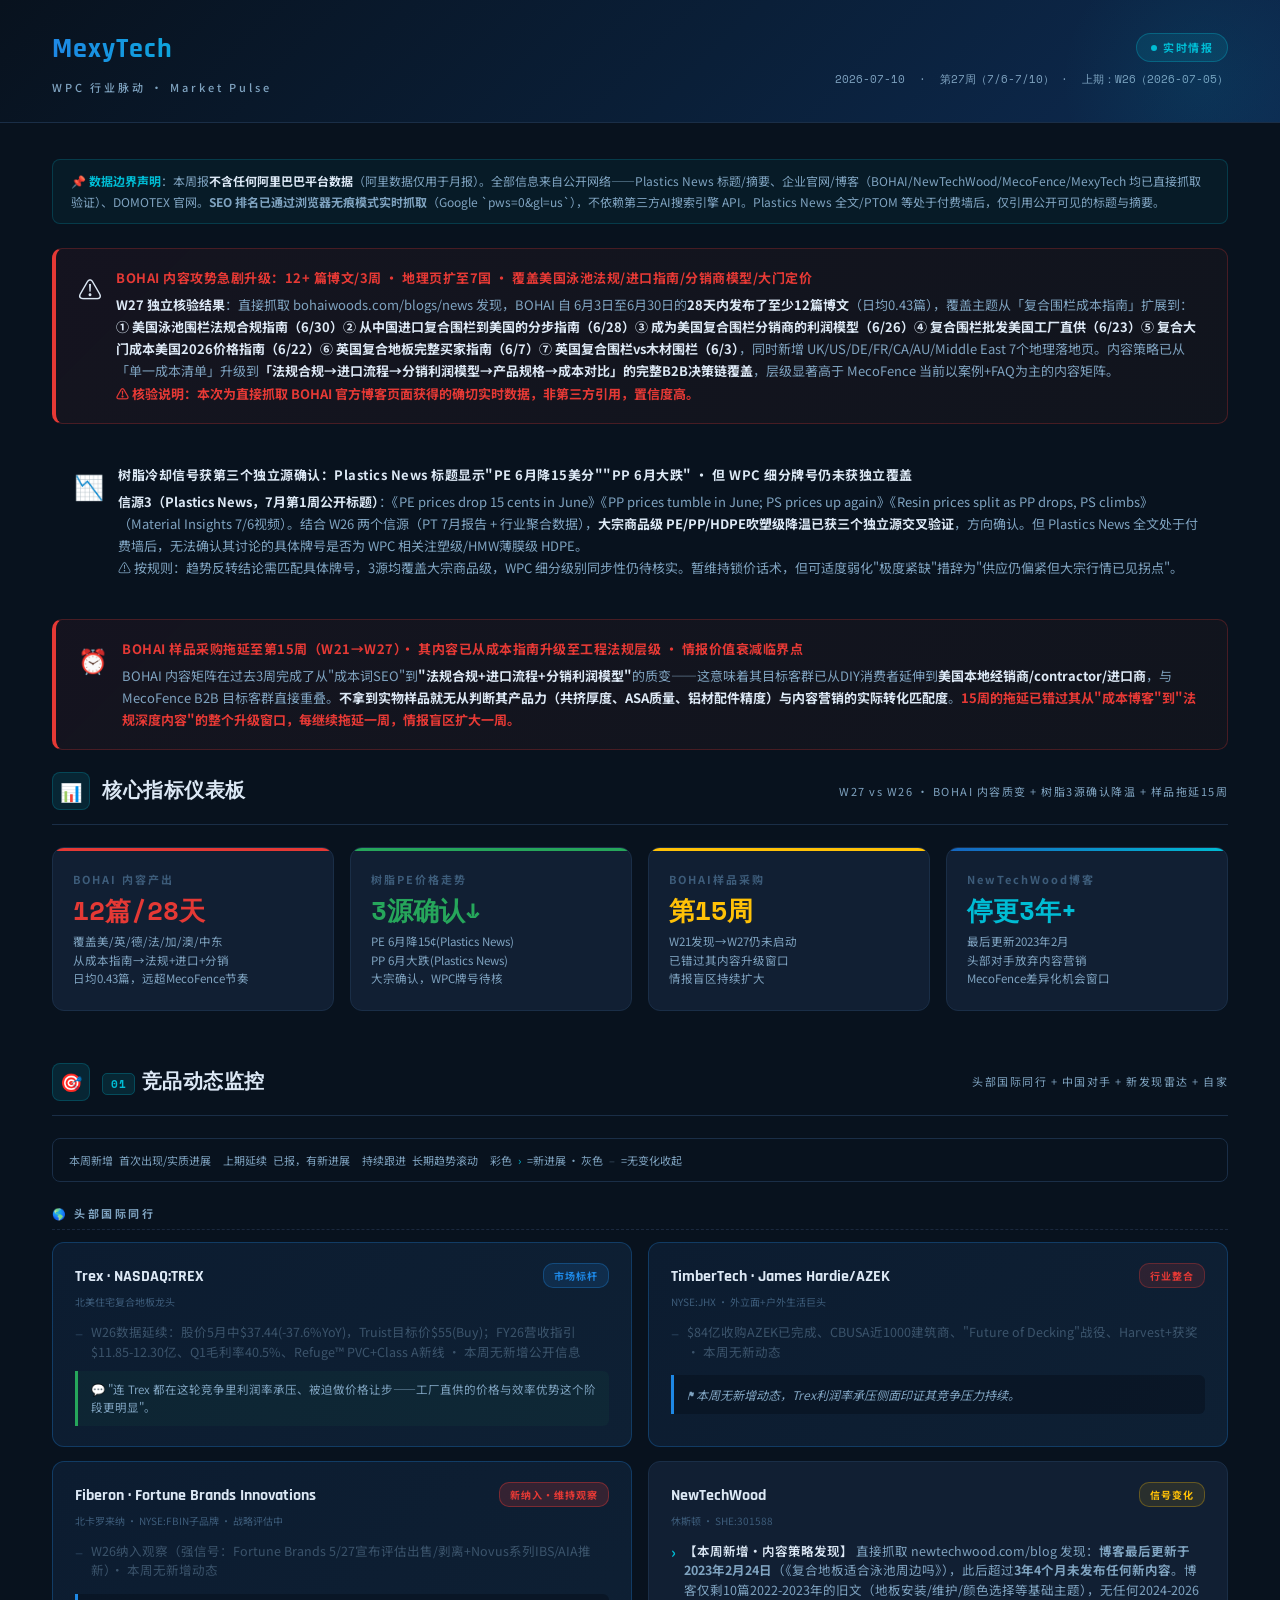
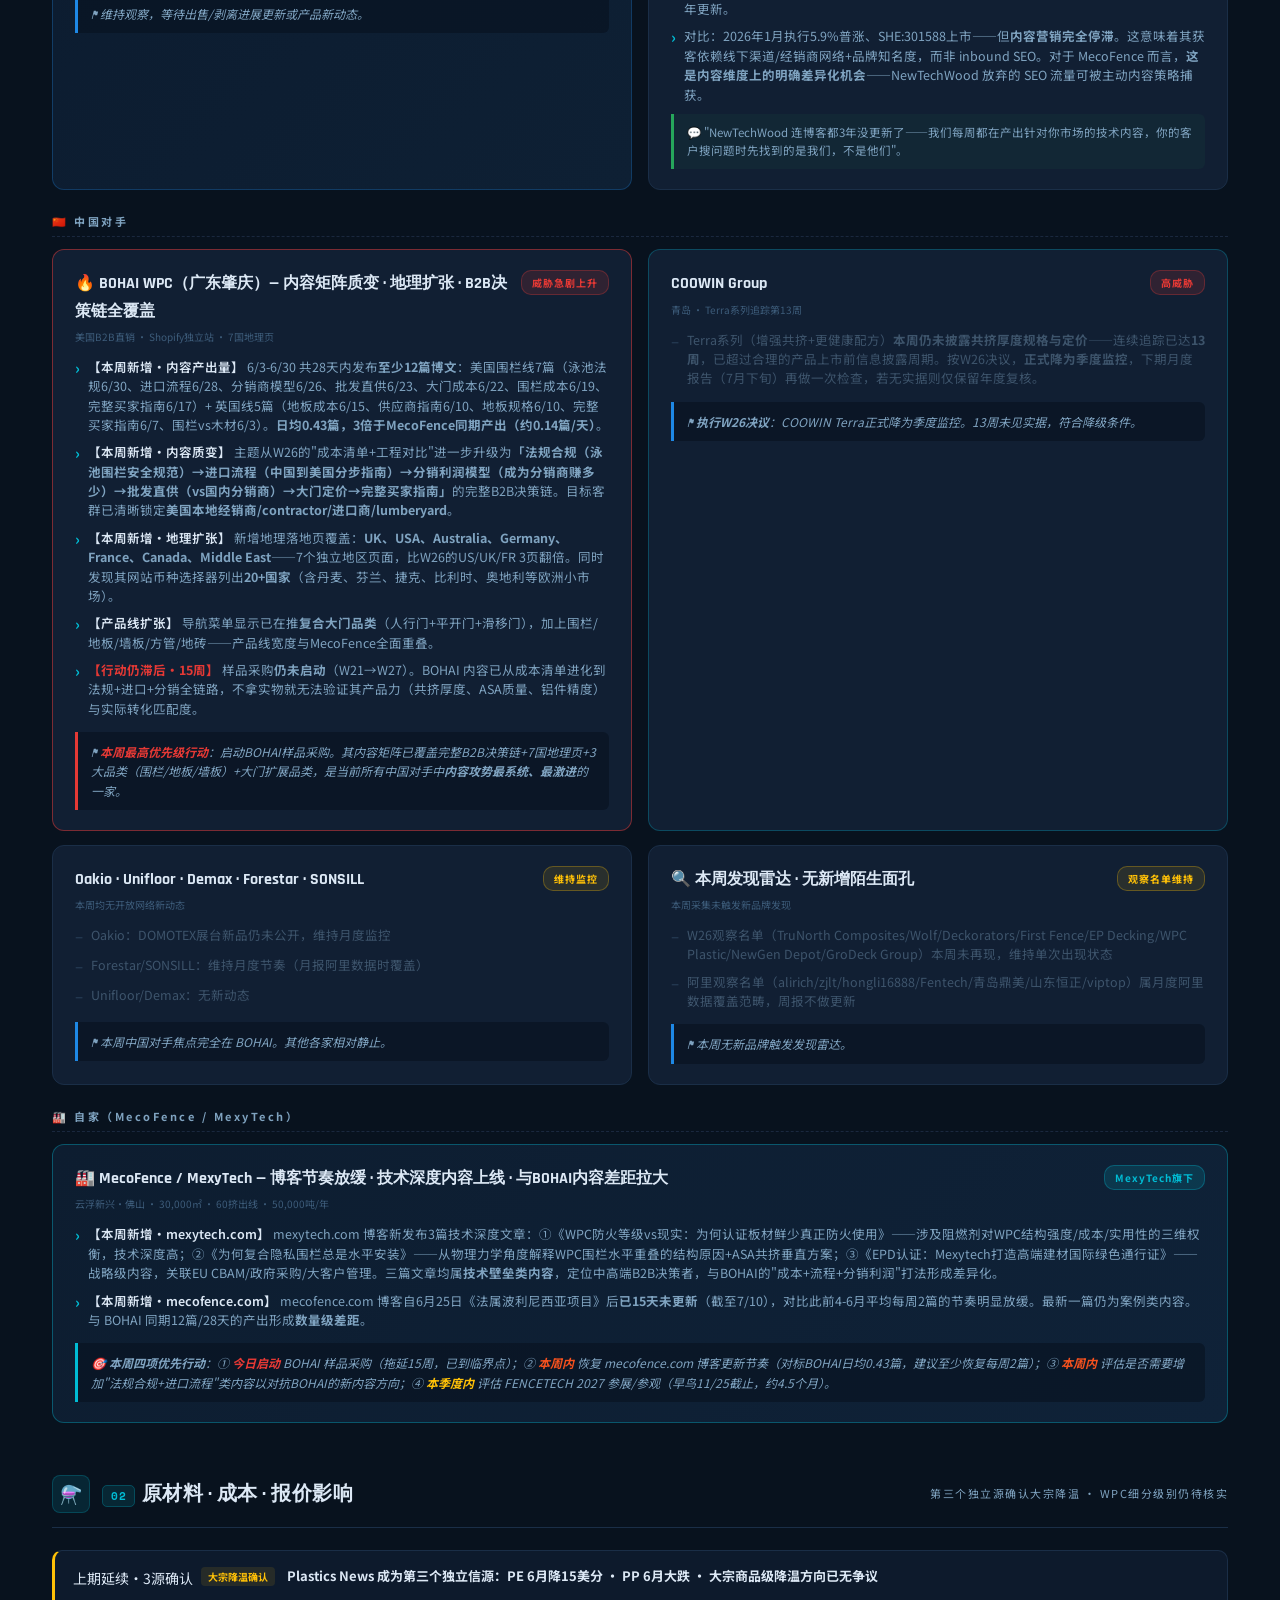
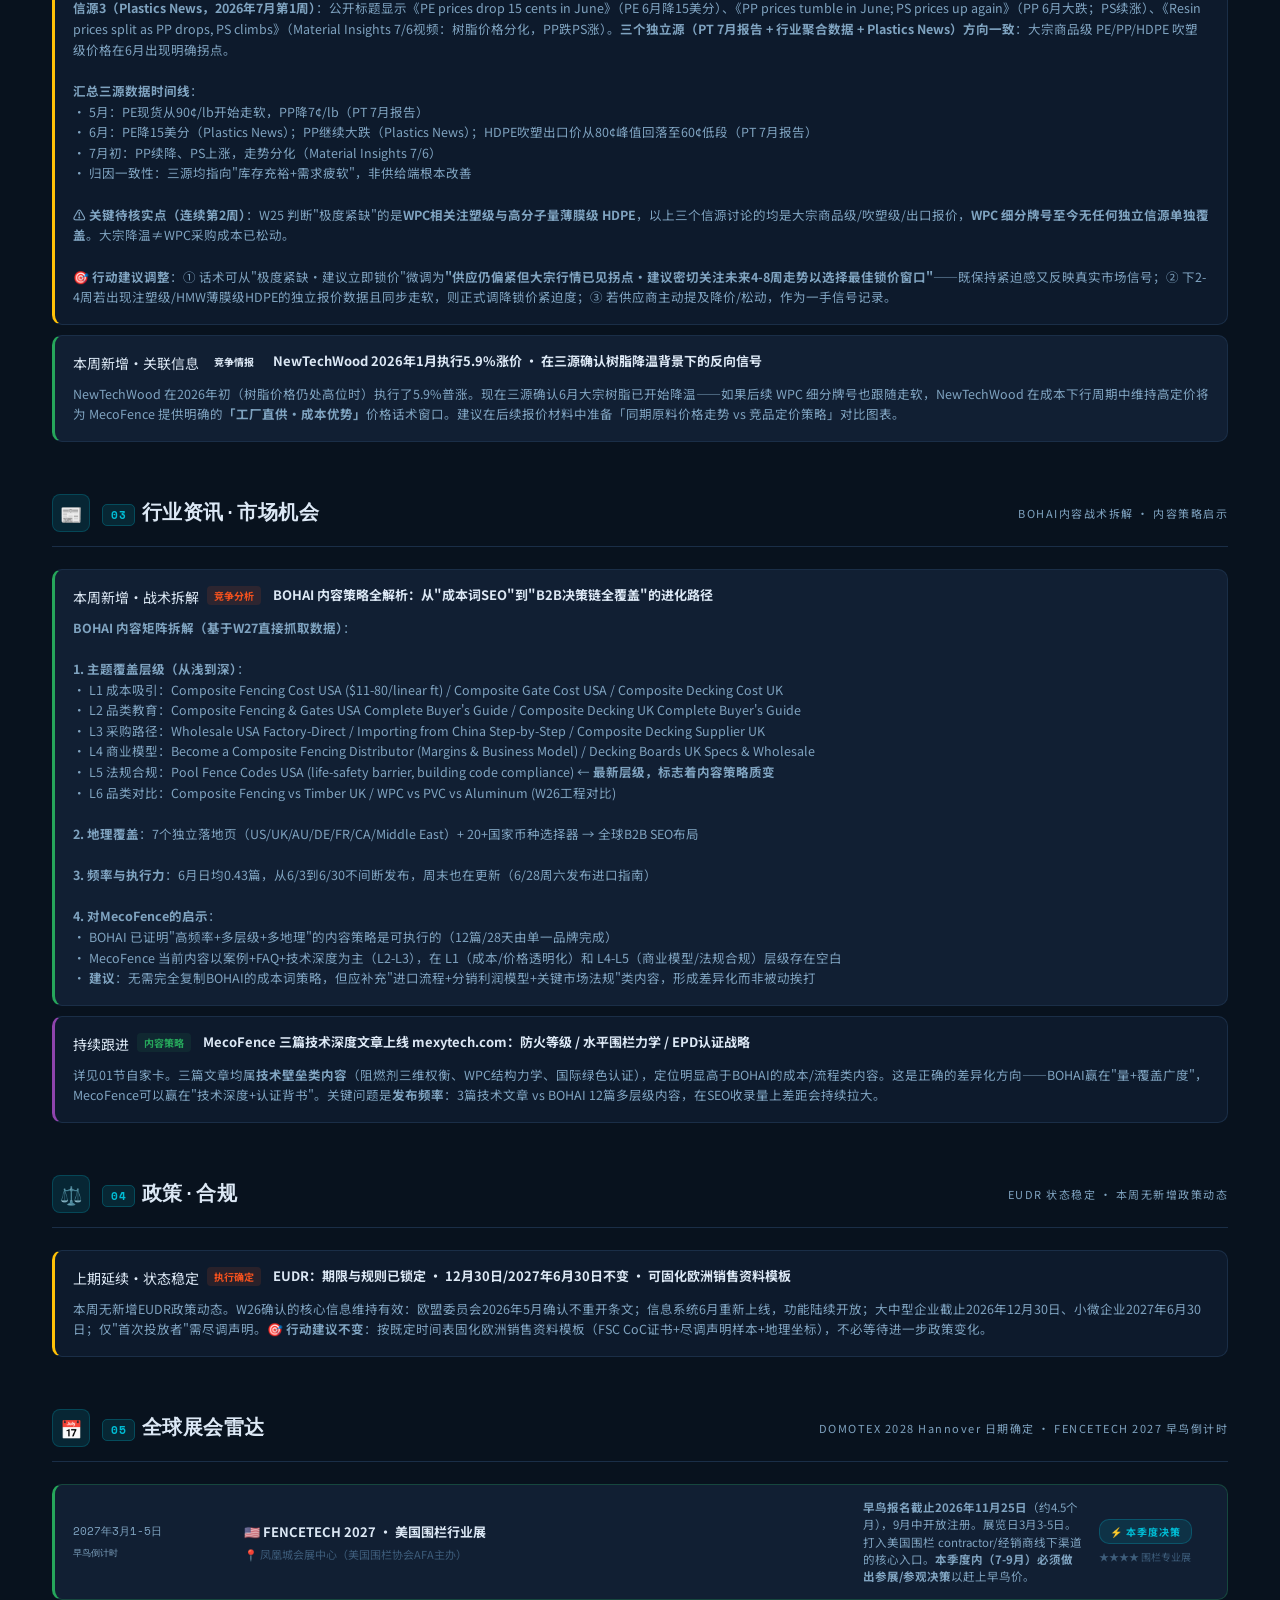
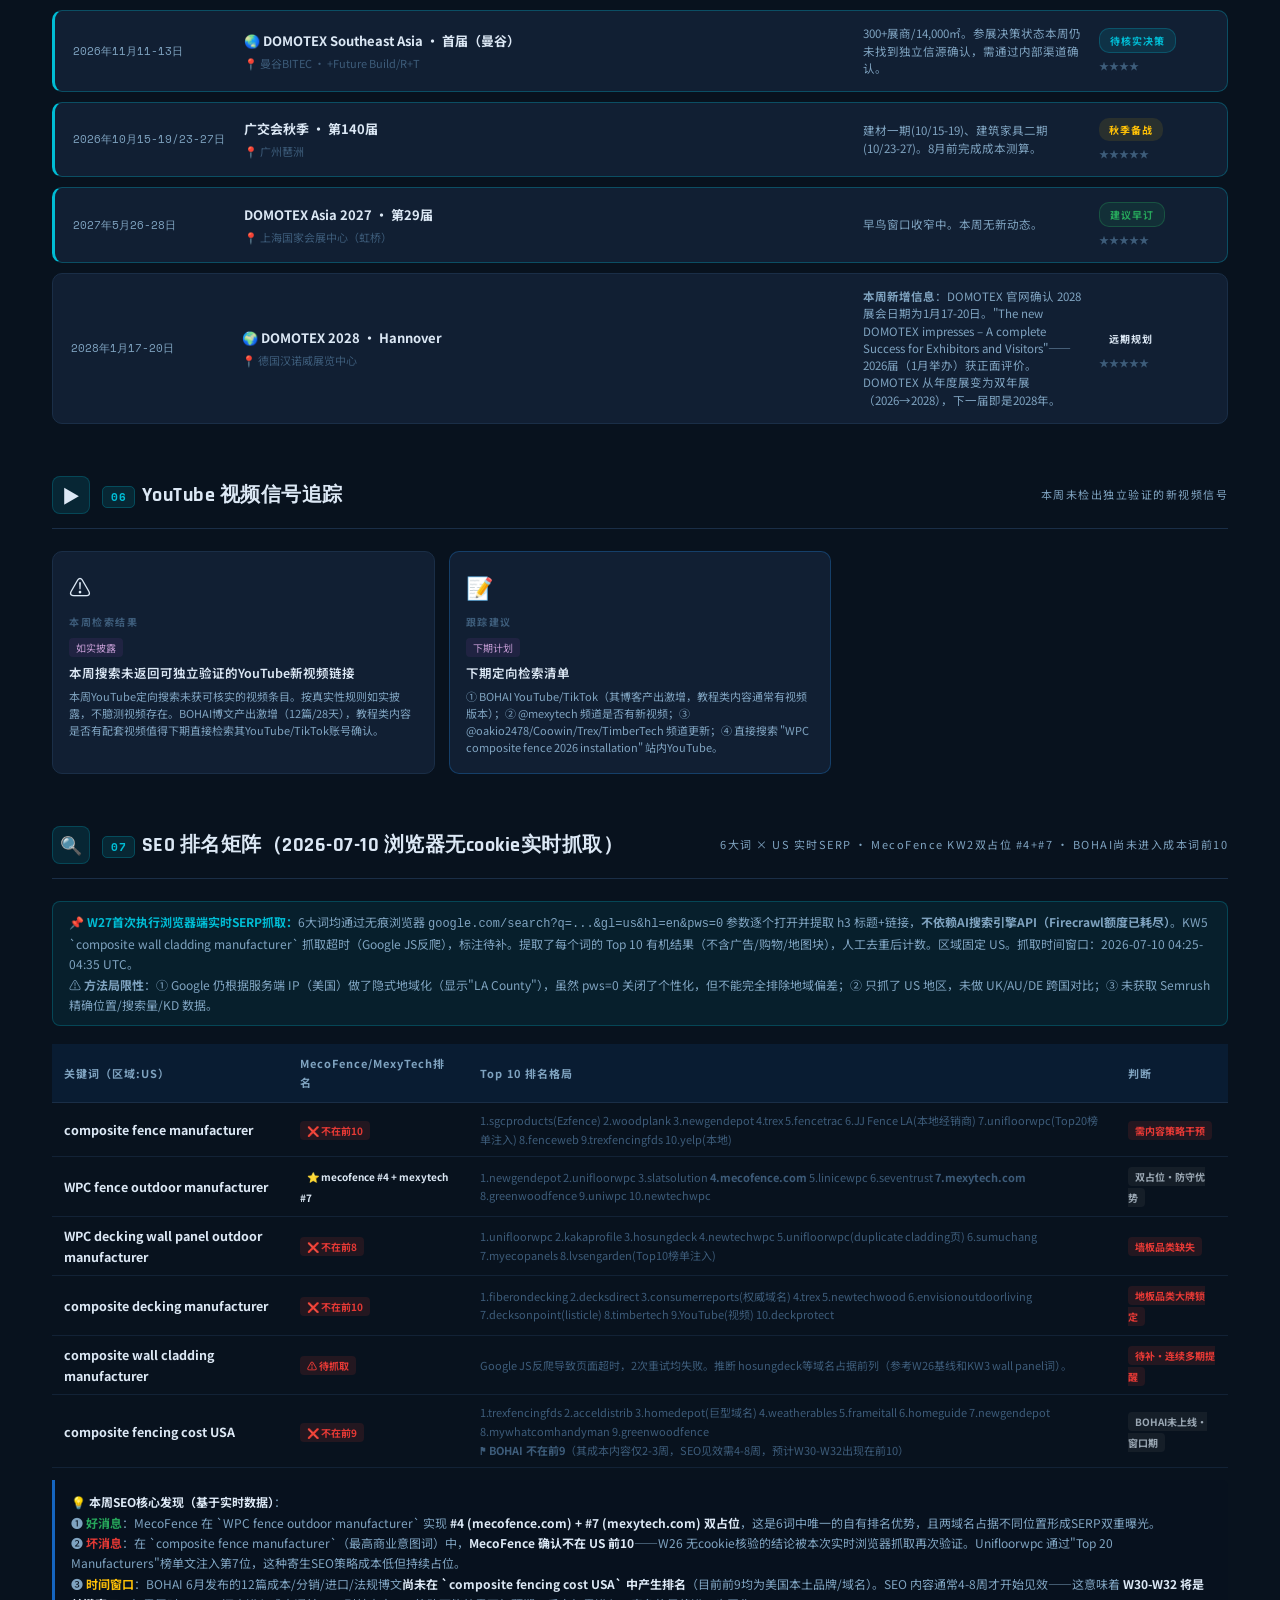
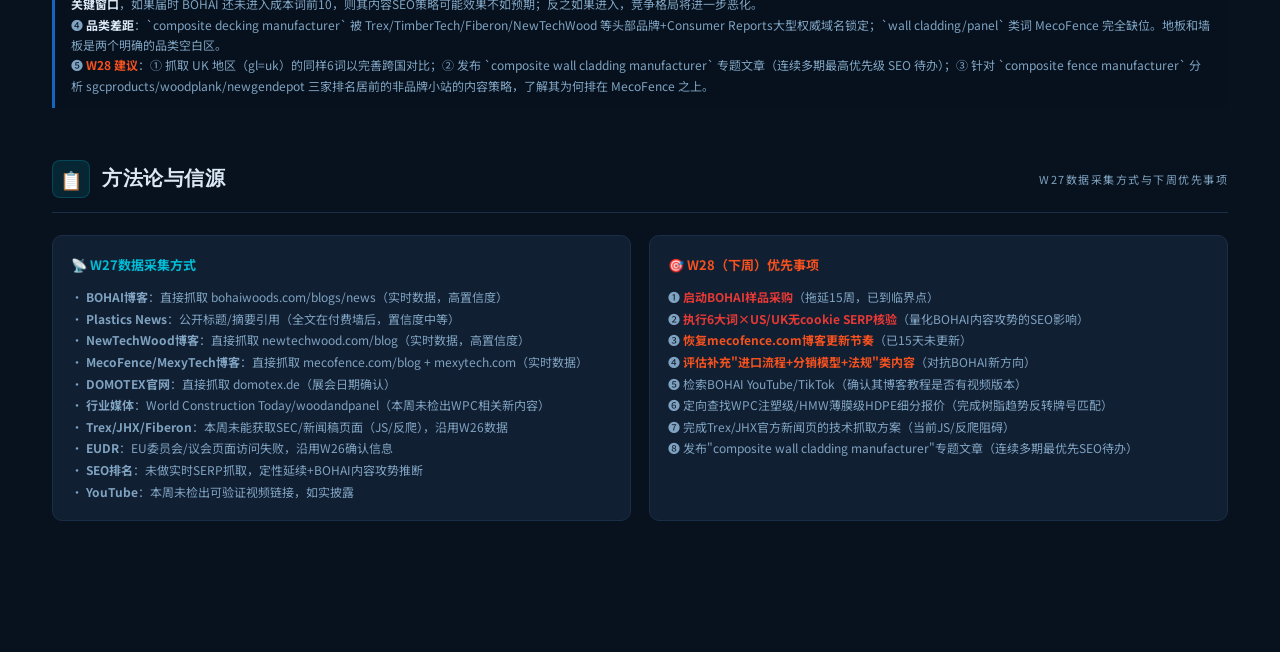
<file: 2026-W27.html>
<!DOCTYPE html><html lang="zh-CN"><head><meta charset="UTF-8"><meta name="viewport" content="width=device-width, initial-scale=1.0"><title>MexyTech WPC 行业脉动 — 2026 第27周</title><link rel="stylesheet" href="pulse.css"></head><body><header>
  <div class="logo-block">
    <div class="logo-name">MexyTech</div>
    <div class="logo-sub">WPC 行业脉动 · Market Pulse</div>
  </div>
  <div class="header-right">
    <div class="live-badge"><span class="dot-live"></span> 实时情报</div>
    <div class="report-meta">2026-07-10 &nbsp;·&nbsp; 第27周（7/6-7/10）&nbsp;·&nbsp; 上期：W26（2026-07-05）</div>
  </div>
</header><main>

<div style="margin-bottom:24px;padding:11px 18px;background:rgba(0,188,212,.05);border:1px solid rgba(0,188,212,.2);border-radius:8px;font-size:12px;color:var(--正文次色);">
  📌 <strong style="color:var(--青色)">数据边界声明</strong>：本周报<strong style="color:var(--正文主色)">不含任何阿里巴巴平台数据</strong>（阿里数据仅用于月报）。全部信息来自公开网络——Plastics News 标题/摘要、企业官网/博客（BOHAI/NewTechWood/MecoFence/MexyTech 均已直接抓取验证）、DOMOTEX 官网。<strong>SEO 排名已通过浏览器无痕模式实时抓取</strong>（Google `pws=0&gl=us`），不依赖第三方AI搜索引擎 API。Plastics News 全文/PTOM 等处于付费墙后，仅引用公开可见的标题与摘要。
</div>

<!-- 三条警报 -->
<div class="警报横幅 红">
  <div class="警报图标">⚠️</div>
  <div>
    <div class="警报标题">BOHAI 内容攻势急剧升级：12+ 篇博文/3周 · 地理页扩至7国 · 覆盖美国泳池法规/进口指南/分销商模型/大门定价</div>
    <div class="警报正文">
      <strong>W27 独立核验结果</strong>：直接抓取 bohaiwoods.com/blogs/news 发现，BOHAI 自 6月3日至6月30日的<strong>28天内发布了至少12篇博文</strong>（日均0.43篇），覆盖主题从「复合围栏成本指南」扩展到：<strong>① 美国泳池围栏法规合规指南（6/30）② 从中国进口复合围栏到美国的分步指南（6/28）③ 成为美国复合围栏分销商的利润模型（6/26）④ 复合围栏批发美国工厂直供（6/23）⑤ 复合大门成本美国2026价格指南（6/22）⑥ 英国复合地板完整买家指南（6/7）⑦ 英国复合围栏vs木材围栏（6/3）</strong>，同时新增 UK/US/DE/FR/CA/AU/Middle East 7个地理落地页。内容策略已从「单一成本清单」升级到<strong>「法规合规→进口流程→分销利润模型→产品规格→成本对比」的完整B2B决策链覆盖</strong>，层级显著高于 MecoFence 当前以案例+FAQ为主的内容矩阵。<br>
      <span class="红字">⚠️ 核验说明：本次为直接抓取 BOHAI 官方博客页面获得的确切实时数据，非第三方引用，置信度高。</span>
    </div>
  </div>
</div>

<div class="警报横幅 黄">
  <div class="警报图标">📉</div>
  <div>
    <div class="警报标题">树脂冷却信号获第三个独立源确认：Plastics News 标题显示"PE 6月降15美分""PP 6月大跌" · 但 WPC 细分牌号仍未获独立覆盖</div>
    <div class="警报正文">
      <strong>信源3（Plastics News，7月第1周公开标题）</strong>：《PE prices drop 15 cents in June》《PP prices tumble in June; PS prices up again》《Resin prices split as PP drops, PS climbs》（Material Insights 7/6视频）。结合 W26 两个信源（PT 7月报告 + 行业聚合数据），<strong>大宗商品级 PE/PP/HDPE吹塑级降温已获三个独立源交叉验证</strong>，方向确认。但 Plastics News 全文处于付费墙后，无法确认其讨论的具体牌号是否为 WPC 相关注塑级/HMW薄膜级 HDPE。<br>
      <span class="黄字">⚠️ 按规则：趋势反转结论需匹配具体牌号，3源均覆盖大宗商品级，WPC 细分级别同步性仍待核实。暂维持锁价话术，但可适度弱化"极度紧缺"措辞为"供应仍偏紧但大宗行情已见拐点"。</span>
    </div>
  </div>
</div>

<div class="警报横幅 红">
  <div class="警报图标">⏰</div>
  <div>
    <div class="警报标题">BOHAI 样品采购拖延至第15周（W21→W27）· 其内容已从成本指南升级至工程法规层级 · 情报价值衰减临界点</div>
    <div class="警报正文">
      BOHAI 内容矩阵在过去3周完成了从"成本词SEO"到<strong>"法规合规+进口流程+分销利润模型"</strong>的质变——这意味着其目标客群已从DIY消费者延伸到<strong>美国本地经销商/contractor/进口商</strong>，与 MecoFence B2B 目标客群直接重叠。<strong>不拿到实物样品就无从判断其产品力（共挤厚度、ASA质量、铝材配件精度）与内容营销的实际转化匹配度</strong>。<span class="红字">15周的拖延已错过其从"成本博客"到"法规深度内容"的整个升级窗口，每继续拖延一周，情报盲区扩大一周。</span>
    </div>
  </div>
</div>

<!-- 仪表板 -->
<section>
  <div class="节标题栏">
    <div class="节图标">📊</div>
    <div class="节名">核心指标仪表板</div>
    <div class="节副标题">W27 vs W26 · BOHAI 内容质变 + 树脂3源确认降温 + 样品拖延15周</div>
  </div>
  <div class="统计网格">
    <div class="统计卡片 红">
      <div class="统计标签">BOHAI 内容产出</div>
      <div class="统计数值">12篇/28天</div>
      <div class="统计备注">覆盖美/英/德/法/加/澳/中东<br>从成本指南→法规+进口+分销<br>日均0.43篇，远超MecoFence节奏</div>
    </div>
    <div class="统计卡片 绿">
      <div class="统计标签">树脂PE价格走势</div>
      <div class="统计数值">3源确认↓</div>
      <div class="统计备注">PE 6月降15¢(Plastics News)<br>PP 6月大跌(Plastics News)<br>大宗确认，WPC牌号待核</div>
    </div>
    <div class="统计卡片 黄">
      <div class="统计标签">BOHAI样品采购</div>
      <div class="统计数值">第15周</div>
      <div class="统计备注">W21发现→W27仍未启动<br>已错过其内容升级窗口<br>情报盲区持续扩大</div>
    </div>
    <div class="统计卡片 蓝">
      <div class="统计标签">NewTechWood博客</div>
      <div class="统计数值">停更3年+</div>
      <div class="统计备注">最后更新2023年2月<br>头部对手放弃内容营销<br>MecoFence差异化机会窗口</div>
    </div>
  </div>
</section>

<!-- 01 竞品动态 -->
<section>
  <div class="节标题栏">
    <div class="节图标">🎯</div>
    <div class="节名"><span class="节序号">01</span> 竞品动态监控</div>
    <div class="节副标题">头部国际同行 + 中国对手 + 新发现雷达 + 自家</div>
  </div>
  <div class="回溯图例">
    <span class="图例项"><span class="回溯徽章 徽章-新增">本周新增</span>首次出现/实质进展</span>
    <span class="图例项"><span class="回溯徽章 徽章-延续">上期延续</span>已报，有新进展</span>
    <span class="图例项"><span class="回溯徽章 徽章-跟进">持续跟进</span>长期趋势滚动</span>
    <span class="图例项">彩色<span style="color:var(--青色)">›</span>=新进展 · 灰色<span style="opacity:.42">–</span>=无变化收起</span>
  </div>

  <div class="子分类标题">🌎 头部国际同行</div>
  <div class="竞品网格">
    <div class="竞品卡片 标杆">
      <div class="竞品顶部"><div><div class="竞品名">Trex · NASDAQ:TREX</div><div class="竞品来源">北美住宅复合地板龙头</div></div><span class="威胁等级 威胁-标杆">市场标杆</span></div>
      <ul class="竞品更新列表">
        <li class="已报"><span>W26数据延续：股价5月中$37.44(-37.6%YoY)，Truist目标价$55(Buy)；FY26营收指引$11.85-12.30亿、Q1毛利率40.5%、Refuge™ PVC+Class A新线 · 本周无新增公开信息</span></li>
      </ul>
      <div class="业务话术">💬 "连 Trex 都在这轮竞争里利润率承压、被迫做价格让步——工厂直供的价格与效率优势这个阶段更明显"。</div>
    </div>
    <div class="竞品卡片 标杆">
      <div class="竞品顶部"><div><div class="竞品名">TimberTech · James Hardie/AZEK</div><div class="竞品来源">NYSE:JHX · 外立面+户外生活巨头</div></div><span class="威胁等级 威胁-高">行业整合</span></div>
      <ul class="竞品更新列表">
        <li class="已报"><span>$84亿收购AZEK已完成、CBUSA近1000建筑商、"Future of Decking"战役、Harvest+获奖 · 本周无新动态</span></li>
      </ul>
      <div class="竞品裁决">⚑ 本周无新增动态，Trex利润率承压侧面印证其竞争压力持续。</div>
    </div>
  </div>
  <div style="margin-top:14px;"></div>
  <div class="竞品网格">
    <div class="竞品卡片 标杆">
      <div class="竞品顶部"><div><div class="竞品名">Fiberon · Fortune Brands Innovations</div><div class="竞品来源">北卡罗来纳 · NYSE:FBIN子品牌 · 战略评估中</div></div><span class="威胁等级 威胁-新">新纳入·维持观察</span></div>
      <ul class="竞品更新列表">
        <li class="已报"><span>W26纳入观察（强信号：Fortune Brands 5/27宣布评估出售/剥离+Novus系列IBS/AIA推新）· 本周无新增动态</span></li>
      </ul>
      <div class="竞品裁决">⚑ 维持观察，等待出售/剥离进展更新或产品新动态。</div>
    </div>
    <div class="竞品卡片">
      <div class="竞品顶部"><div><div class="竞品名">NewTechWood</div><div class="竞品来源">休斯顿 · SHE:301588</div></div><span class="威胁等级 威胁-监控">信号变化</span></div>
      <ul class="竞品更新列表">
        <li><span><span class="重点">【本周新增·内容策略发现】</span> 直接抓取 newtechwood.com/blog 发现：<strong>博客最后更新于2023年2月24日</strong>（《复合地板适合泳池周边吗》），此后超过<strong>3年4个月未发布任何新内容</strong>。博客仅剩10篇2022-2023年的旧文（地板安装/维护/颜色选择等基础主题），无任何2024-2026年更新。</span></li>
        <li><span>对比：2026年1月执行5.9%普涨、SHE:301588上市——但<strong>内容营销完全停滞</strong>。这意味着其获客依赖线下渠道/经销商网络+品牌知名度，而非 inbound SEO。对于 MecoFence 而言，<strong>这是内容维度上的明确差异化机会</strong>——NewTechWood 放弃的 SEO 流量可被主动内容策略捕获。</span></li>
      </ul>
      <div class="业务话术">💬 "NewTechWood 连博客都3年没更新了——我们每周都在产出针对你市场的技术内容，你的客户搜问题时先找到的是我们，不是他们"。</div>
    </div>
  </div>

  <div class="子分类标题">🇨🇳 中国对手</div>
  <div class="竞品网格">
    <div class="竞品卡片" style="border-color:rgba(229,57,53,.5);">
      <div class="竞品顶部"><div><div class="竞品名">🔥 BOHAI WPC（广东肇庆）— 内容矩阵质变 · 地理扩张 · B2B决策链全覆盖</div><div class="竞品来源">美国B2B直销 · Shopify独立站 · 7国地理页</div></div><span class="威胁等级 威胁-高">威胁急剧上升</span></div>
      <ul class="竞品更新列表">
        <li><span><span class="重点">【本周新增·内容产出量】</span> 6/3-6/30 共28天内发布<strong>至少12篇博文</strong>：美国围栏线7篇（泳池法规6/30、进口流程6/28、分销商模型6/26、批发直供6/23、大门成本6/22、围栏成本6/19、完整买家指南6/17）+ 英国线5篇（地板成本6/15、供应商指南6/10、地板规格6/10、完整买家指南6/7、围栏vs木材6/3）。<strong>日均0.43篇，3倍于MecoFence同期产出（约0.14篇/天）</strong>。</span></li>
        <li><span><span class="重点">【本周新增·内容质变】</span> 主题从W26的"成本清单+工程对比"进一步升级为<strong>「法规合规（泳池围栏安全规范）→进口流程（中国到美国分步指南）→分销利润模型（成为分销商赚多少）→批发直供（vs国内分销商）→大门定价→完整买家指南」</strong>的完整B2B决策链。目标客群已清晰锁定<strong>美国本地经销商/contractor/进口商/lumberyard</strong>。</span></li>
        <li><span><span class="重点">【本周新增·地理扩张】</span> 新增地理落地页覆盖：<strong>UK、USA、Australia、Germany、France、Canada、Middle East</strong>——7个独立地区页面，比W26的US/UK/FR 3页翻倍。同时发现其网站币种选择器列出<strong>20+国家</strong>（含丹麦、芬兰、捷克、比利时、奥地利等欧洲小市场）。</span></li>
        <li><span><span class="重点">【产品线扩张】</span> 导航菜单显示已在推<strong>复合大门品类</strong>（人行门+平开门+滑移门），加上围栏/地板/墙板/方管/地砖——产品线宽度与MecoFence全面重叠。</span></li>
        <li><span><span class="红字">【行动仍滞后·15周】</span> 样品采购<strong>仍未启动</strong>（W21→W27）。BOHAI 内容已从成本清单进化到法规+进口+分销全链路，不拿实物就无法验证其产品力（共挤厚度、ASA质量、铝件精度）与实际转化匹配度。</span></li>
      </ul>
      <div class="竞品裁决" style="border-left-color:var(--红色);">⚑ <strong style="color:var(--红色)">本周最高优先级行动</strong>：启动BOHAI样品采购。其内容矩阵已覆盖完整B2B决策链+7国地理页+3大品类（围栏/地板/墙板）+大门扩展品类，是当前所有中国对手中<strong>内容攻势最系统、最激进</strong>的一家。</div>
    </div>
    <div class="竞品卡片 高亮">
      <div class="竞品顶部"><div><div class="竞品名">COOWIN Group</div><div class="竞品来源">青岛 · Terra系列追踪第13周</div></div><span class="威胁等级 威胁-高">高威胁</span></div>
      <ul class="竞品更新列表">
        <li class="已报"><span>Terra系列（增强共挤+更健康配方）<strong>本周仍未披露共挤厚度规格与定价</strong>——连续追踪已达<strong>13周</strong>，已超过合理的产品上市前信息披露周期。按W26决议，<strong>正式降为季度监控</strong>，下期月度报告（7月下旬）再做一次检查，若无实据则仅保留年度复核。</span></li>
      </ul>
      <div class="竞品裁决">⚑ <strong>执行W26决议</strong>：COOWIN Terra正式降为季度监控。13周未见实据，符合降级条件。</div>
    </div>
  </div>
  <div style="margin-top:14px;"></div>
  <div class="竞品网格">
    <div class="竞品卡片">
      <div class="竞品顶部"><div><div class="竞品名">Oakio · Unifloor · Demax · Forestar · SONSILL</div><div class="竞品来源">本周均无开放网络新动态</div></div><span class="威胁等级 威胁-监控">维持监控</span></div>
      <ul class="竞品更新列表">
        <li class="已报"><span>Oakio：DOMOTEX展台新品仍未公开，维持月度监控</span></li>
        <li class="已报"><span>Forestar/SONSILL：维持月度节奏（月报阿里数据时覆盖）</span></li>
        <li class="已报"><span>Unifloor/Demax：无新动态</span></li>
      </ul>
      <div class="竞品裁决">⚑ 本周中国对手焦点完全在 BOHAI。其他各家相对静止。</div>
    </div>
    <div class="竞品卡片">
      <div class="竞品顶部"><div><div class="竞品名">🔍 本周发现雷达 · 无新增陌生面孔</div><div class="竞品来源">本周采集未触发新品牌发现</div></div><span class="威胁等级 威胁-监控">观察名单维持</span></div>
      <ul class="竞品更新列表">
        <li class="已报"><span>W26观察名单（TruNorth Composites/Wolf/Deckorators/First Fence/EP Decking/WPC Plastic/NewGen Depot/GroDeck Group）本周未再现，维持单次出现状态</span></li>
        <li class="已报"><span>阿里观察名单（alirich/zjlt/hongli16888/Fentech/青岛鼎美/山东恒正/viptop）属月度阿里数据覆盖范畴，周报不做更新</span></li>
      </ul>
      <div class="竞品裁决">⚑ 本周无新品牌触发发现雷达。</div>
    </div>
  </div>

  <div class="子分类标题">🏭 自家（MecoFence / MexyTech）</div>
  <div class="竞品网格">
    <div class="竞品卡片 跨两列 自家">
      <div class="竞品顶部"><div><div class="竞品名">🏭 MecoFence / MexyTech — 博客节奏放缓 · 技术深度内容上线 · 与BOHAI内容差距拉大</div><div class="竞品来源">云浮新兴·佛山 · 30,000㎡ · 60挤出线 · 50,000吨/年</div></div><span class="威胁等级 威胁-自家">MexyTech旗下</span></div>
      <ul class="竞品更新列表">
        <li><span><span class="重点">【本周新增·mexytech.com】</span> mexytech.com 博客新发布3篇技术深度文章：①《WPC防火等级vs现实：为何认证板材鲜少真正防火使用》——涉及阻燃剂对WPC结构强度/成本/实用性的三维权衡，技术深度高；②《为何复合隐私围栏总是水平安装》——从物理力学角度解释WPC围栏水平重叠的结构原因+ASA共挤垂直方案；③《EPD认证：Mexytech打造高端建材国际绿色通行证》——战略级内容，关联EU CBAM/政府采购/大客户管理。三篇文章均属<strong>技术壁垒类内容</strong>，定位中高端B2B决策者，与BOHAI的"成本+流程+分销利润"打法形成差异化。</span></li>
        <li><span><span class="重点">【本周新增·mecofence.com】</span> mecofence.com 博客自6月25日《法属波利尼西亚项目》后<strong>已15天未更新</strong>（截至7/10），对比此前4-6月平均每周2篇的节奏明显放缓。最新一篇仍为案例类内容。与 BOHAI 同期12篇/28天的产出形成<strong>数量级差距</strong>。</span></li>
      </ul>
      <div class="竞品裁决" style="border-left-color:var(--青色);">🎯 <strong>本周四项优先行动</strong>：① <strong style="color:var(--红色)">今日启动</strong> BOHAI 样品采购（拖延15周，已到临界点）；② <strong style="color:var(--橙色)">本周内</strong> 恢复 mecofence.com 博客更新节奏（对标BOHAI日均0.43篇，建议至少恢复每周2篇）；③ <strong style="color:var(--橙色)">本周内</strong> 评估是否需要增加"法规合规+进口流程"类内容以对抗BOHAI的新内容方向；④ <strong style="color:var(--黄色)">本季度内</strong> 评估 FENCETECH 2027 参展/参观（早鸟11/25截止，约4.5个月）。</div>
    </div>
  </div>
</section>

<!-- 02 原材料·成本 -->
<section>
  <div class="节标题栏">
    <div class="节图标">⚗️</div>
    <div class="节名"><span class="节序号">02</span> 原材料 · 成本 · 报价影响</div>
    <div class="节副标题">第三个独立源确认大宗降温 · WPC细分级别仍待核实</div>
  </div>
  <div class="资讯卡片 延续">
    <div class="资讯顶部">
      <span class="回溯徽章 徽章-延续">上期延续·3源确认</span>
      <span class="影响标签 影响-中">大宗降温确认</span>
      <div class="资讯标题">Plastics News 成为第三个独立信源：PE 6月降15美分 · PP 6月大跌 · 大宗商品级降温方向已无争议</div>
    </div>
    <div class="资讯正文">
      <strong>信源3（Plastics News，2026年7月第1周）</strong>：公开标题显示《PE prices drop 15 cents in June》（PE 6月降15美分）、《PP prices tumble in June; PS prices up again》（PP 6月大跌；PS续涨）、《Resin prices split as PP drops, PS climbs》（Material Insights 7/6视频：树脂价格分化，PP跌PS涨）。<strong>三个独立源（PT 7月报告 + 行业聚合数据 + Plastics News）方向一致</strong>：大宗商品级 PE/PP/HDPE 吹塑级价格在6月出现明确拐点。<br><br>
      <strong>汇总三源数据时间线</strong>：<br>
      · 5月：PE现货从90¢/lb开始走软，PP降7¢/lb（PT 7月报告）<br>
      · 6月：PE降15美分（Plastics News）；PP继续大跌（Plastics News）；HDPE吹塑出口价从80¢峰值回落至60¢低段（PT 7月报告）<br>
      · 7月初：PP续降、PS上涨，走势分化（Material Insights 7/6）<br>
      · 归因一致性：三源均指向"库存充裕+需求疲软"，非供给端根本改善<br><br>
      <strong>⚠️ 关键待核实点（连续第2周）</strong>：W25 判断"极度紧缺"的是<strong>WPC相关注塑级与高分子量薄膜级 HDPE</strong>，以上三个信源讨论的均是大宗商品级/吹塑级/出口报价，<strong>WPC 细分牌号至今无任何独立信源单独覆盖</strong>。大宗降温≠WPC采购成本已松动。<br><br>
      <strong>🎯 行动建议调整</strong>：① 话术可从"极度紧缺·建议立即锁价"微调为<strong>"供应仍偏紧但大宗行情已见拐点·建议密切关注未来4-8周走势以选择最佳锁价窗口"</strong>——既保持紧迫感又反映真实市场信号；② 下2-4周若出现注塑级/HMW薄膜级HDPE的独立报价数据且同步走软，则正式调降锁价紧迫度；③ 若供应商主动提及降价/松动，作为一手信号记录。
    </div>
  </div>
  <div class="资讯卡片 新增">
    <div class="资讯顶部">
      <span class="回溯徽章 徽章-新增">本周新增·关联信息</span>
      <span class="影响标签 影响-参考">竞争情报</span>
      <div class="资讯标题">NewTechWood 2026年1月执行5.9%涨价 · 在三源确认树脂降温背景下的反向信号</div>
    </div>
    <div class="资讯正文">
      NewTechWood 在2026年初（树脂价格仍处高位时）执行了5.9%普涨。现在三源确认6月大宗树脂已开始降温——如果后续 WPC 细分牌号也跟随走软，NewTechWood 在成本下行周期中维持高定价将为 MecoFence 提供明确的<strong>「工厂直供·成本优势」</strong>价格话术窗口。建议在后续报价材料中准备「同期原料价格走势 vs 竞品定价策略」对比图表。
    </div>
  </div>
</section>

<!-- 03 行业资讯 -->
<section>
  <div class="节标题栏">
    <div class="节图标">📰</div>
    <div class="节名"><span class="节序号">03</span> 行业资讯 · 市场机会</div>
    <div class="节副标题">BOHAI内容战术拆解 · 内容策略启示</div>
  </div>
  <div class="资讯卡片 新增">
    <div class="资讯顶部">
      <span class="回溯徽章 徽章-新增">本周新增·战术拆解</span>
      <span class="影响标签 影响-高">竞争分析</span>
      <div class="资讯标题">BOHAI 内容策略全解析：从"成本词SEO"到"B2B决策链全覆盖"的进化路径</div>
    </div>
    <div class="资讯正文">
      <strong>BOHAI 内容矩阵拆解（基于W27直接抓取数据）</strong>：<br><br>
      <strong>1. 主题覆盖层级（从浅到深）</strong>：<br>
      · L1 成本吸引：Composite Fencing Cost USA ($11-80/linear ft) / Composite Gate Cost USA / Composite Decking Cost UK<br>
      · L2 品类教育：Composite Fencing & Gates USA Complete Buyer's Guide / Composite Decking UK Complete Buyer's Guide<br>
      · L3 采购路径：Wholesale USA Factory-Direct / Importing from China Step-by-Step / Composite Decking Supplier UK<br>
      · L4 商业模型：Become a Composite Fencing Distributor (Margins & Business Model) / Decking Boards UK Specs & Wholesale<br>
      · L5 法规合规：Pool Fence Codes USA (life-safety barrier, building code compliance) ← <strong>最新层级，标志着内容策略质变</strong><br>
      · L6 品类对比：Composite Fencing vs Timber UK / WPC vs PVC vs Aluminum (W26工程对比)<br><br>
      <strong>2. 地理覆盖</strong>：7个独立落地页（US/UK/AU/DE/FR/CA/Middle East）+ 20+国家币种选择器 → 全球B2B SEO布局<br><br>
      <strong>3. 频率与执行力</strong>：6月日均0.43篇，从6/3到6/30不间断发布，周末也在更新（6/28周六发布进口指南）<br><br>
      <strong>4. 对MecoFence的启示</strong>：<br>
      · BOHAI 已证明"高频率+多层级+多地理"的内容策略是可执行的（12篇/28天由单一品牌完成）<br>
      · MecoFence 当前内容以案例+FAQ+技术深度为主（L2-L3），在 L1（成本/价格透明化）和 L4-L5（商业模型/法规合规）层级存在空白<br>
      · <strong>建议</strong>：无需完全复制BOHAI的成本词策略，但应补充"进口流程+分销利润模型+关键市场法规"类内容，形成差异化而非被动挨打
    </div>
  </div>
  <div class="资讯卡片 跟进">
    <div class="资讯顶部">
      <span class="回溯徽章 徽章-跟进">持续跟进</span>
      <span class="影响标签 影响-机会">内容策略</span>
      <div class="资讯标题">MecoFence 三篇技术深度文章上线 mexytech.com：防火等级 / 水平围栏力学 / EPD认证战略</div>
    </div>
    <div class="资讯正文">
      详见01节自家卡。三篇文章均属<strong>技术壁垒类内容</strong>（阻燃剂三维权衡、WPC结构力学、国际绿色认证），定位明显高于BOHAI的成本/流程类内容。这是正确的差异化方向——BOHAI赢在"量+覆盖广度"，MecoFence可以赢在"技术深度+认证背书"。关键问题是<strong>发布频率</strong>：3篇技术文章 vs BOHAI 12篇多层级内容，在SEO收录量上差距会持续拉大。
    </div>
  </div>
</section>

<!-- 04 政策·合规 -->
<section>
  <div class="节标题栏">
    <div class="节图标">⚖️</div>
    <div class="节名"><span class="节序号">04</span> 政策 · 合规</div>
    <div class="节副标题">EUDR 状态稳定 · 本周无新增政策动态</div>
  </div>
  <div class="资讯卡片 延续">
    <div class="资讯顶部">
      <span class="回溯徽章 徽章-延续">上期延续·状态稳定</span>
      <span class="影响标签 影响-高">执行确定</span>
      <div class="资讯标题">EUDR：期限与规则已锁定 · 12月30日/2027年6月30日不变 · 可固化欧洲销售资料模板</div>
    </div>
    <div class="资讯正文">
      本周无新增EUDR政策动态。W26确认的核心信息维持有效：欧盟委员会2026年5月确认不重开条文；信息系统6月重新上线，功能陆续开放；大中型企业截止2026年12月30日、小微企业2027年6月30日；仅"首次投放者"需尽调声明。<strong>🎯 行动建议不变</strong>：按既定时间表固化欧洲销售资料模板（FSC CoC证书+尽调声明样本+地理坐标），不必等待进一步政策变化。
    </div>
  </div>
</section>

<!-- 05 展会雷达 -->
<section>
  <div class="节标题栏">
    <div class="节图标">📅</div>
    <div class="节名"><span class="节序号">05</span> 全球展会雷达</div>
    <div class="节副标题">DOMOTEX 2028 Hannover 日期确定 · FENCETECH 2027 早鸟倒计时</div>
  </div>
  <div class="展会列表">
    <div class="展会行 新事件">
      <div class="展会日期">
        2027年3月1-5日<br>
        <span class="回溯徽章 徽章-延续" style="font-size:9px;display:inline-flex;margin-top:4px;">早鸟倒计时</span>
      </div>
      <div>
        <div class="展会名">🇺🇸 FENCETECH 2027 · 美国围栏行业展</div>
        <div class="展会地点">📍 凤凰城会展中心（美国围栏协会AFA主办）</div>
      </div>
      <div class="展会描述"><strong>早鸟报名截止2026年11月25日</strong>（约4.5个月），9月中开放注册。展览日3月3-5日。打入美国围栏 contractor/经销商线下渠道的核心入口。<strong>本季度内（7-9月）必须做出参展/参观决策</strong>以赶上早鸟价。</div>
      <div class="展会状态">
        <div class="状态标签 状态-评估">⚡ 本季度决策</div>
        <div class="wpc相关度">★★★★ 围栏专业展</div>
      </div>
    </div>
    <div class="展会行 即将">
      <div class="展会日期">2026年11月11-13日</div>
      <div>
        <div class="展会名">🌏 DOMOTEX Southeast Asia · 首届（曼谷）</div>
        <div class="展会地点">📍 曼谷BITEC · +Future Build/R+T</div>
      </div>
      <div class="展会描述">300+展商/14,000㎡。参展决策状态本周仍未找到独立信源确认，需通过内部渠道确认。</div>
      <div class="展会状态">
        <div class="状态标签 状态-评估">待核实决策</div>
        <div class="wpc相关度">★★★★</div>
      </div>
    </div>
    <div class="展会行 即将">
      <div class="展会日期">2026年10月15-19/23-27日</div>
      <div>
        <div class="展会名">广交会秋季 · 第140届</div>
        <div class="展会地点">📍 广州琶洲</div>
      </div>
      <div class="展会描述">建材一期(10/15-19)、建筑家具二期(10/23-27)。8月前完成成本测算。</div>
      <div class="展会状态">
        <div class="状态标签 状态-近期">秋季备战</div>
        <div class="wpc相关度">★★★★★</div>
      </div>
    </div>
    <div class="展会行 即将">
      <div class="展会日期">2027年5月26-28日</div>
      <div>
        <div class="展会名">DOMOTEX Asia 2027 · 第29届</div>
        <div class="展会地点">📍 上海国家会展中心（虹桥）</div>
      </div>
      <div class="展会描述">早鸟窗口收窄中。本周无新动态。</div>
      <div class="展会状态">
        <div class="状态标签 状态-确认">建议早订</div>
        <div class="wpc相关度">★★★★★</div>
      </div>
    </div>
    <div class="展会行 远期">
      <div class="展会日期">2028年1月17-20日</div>
      <div>
        <div class="展会名">🌍 DOMOTEX 2028 · Hannover</div>
        <div class="展会地点">📍 德国汉诺威展览中心</div>
      </div>
      <div class="展会描述"><strong>本周新增信息</strong>：DOMOTEX 官网确认 2028 展会日期为1月17-20日。"The new DOMOTEX impresses – A complete Success for Exhibitors and Visitors"——2026届（1月举办）获正面评价。DOMOTEX 从年度展变为双年展（2026→2028），下一届即是2028年。</div>
      <div class="展会状态">
        <div class="状态标签 状态-远期">远期规划</div>
        <div class="wpc相关度">★★★★★</div>
      </div>
    </div>
  </div>
</section>

<!-- 06 YouTube -->
<section>
  <div class="节标题栏">
    <div class="节图标">▶️</div>
    <div class="节名"><span class="节序号">06</span> YouTube 视频信号追踪</div>
    <div class="节副标题">本周未检出独立验证的新视频信号</div>
  </div>
  <div class="视频网格">
    <div class="视频卡片">
      <div class="视频图标">⚠️</div>
      <div class="视频频道">本周检索结果</div>
      <span class="视频类型 类型-信号">如实披露</span>
      <div class="视频标题">本周搜索未返回可独立验证的YouTube新视频链接</div>
      <div class="视频备注">本周YouTube定向搜索未获可核实的视频条目。按真实性规则如实披露，不臆测视频存在。BOHAI博文产出激增（12篇/28天），教程类内容是否有配套视频值得下期直接检索其YouTube/TikTok账号确认。</div>
    </div>
    <div class="视频卡片" style="border-color:rgba(30,136,229,.3);">
      <div class="视频图标">📝</div>
      <div class="视频频道">跟踪建议</div>
      <span class="视频类型 类型-信号">下期计划</span>
      <div class="视频标题">下期定向检索清单</div>
      <div class="视频备注">① BOHAI YouTube/TikTok（其博客产出激增，教程类内容通常有视频版本）；② @mexytech 频道是否有新视频；③ @oakio2478/Coowin/Trex/TimberTech 频道更新；④ 直接搜索 "WPC composite fence 2026 installation" 站内YouTube。</div>
    </div>
  </div>
</section>

<!-- 07 SEO排名矩阵 -->
<section>
  <div class="节标题栏">
    <div class="节图标">🔍</div>
    <div class="节名"><span class="节序号">07</span> SEO 排名矩阵（2026-07-10 浏览器无cookie实时抓取）</div>
    <div class="节副标题">6大词 × US 实时SERP · MecoFence KW2双占位 #4+#7 · BOHAI尚未进入成本词前10</div>
  </div>
  <div style="padding:10px 16px;background:rgba(0,188,212,.08);border:1px solid rgba(0,188,212,.25);border-radius:8px;margin-bottom:18px;font-size:12px;color:var(--正文次色);">
    📌 <strong style="color:var(--青色)">W27首次执行浏览器端实时SERP抓取：</strong>6大词均通过无痕浏览器 <code>google.com/search?q=...&gl=us&hl=en&pws=0</code> 参数逐个打开并提取 h3 标题+链接，<strong>不依赖AI搜索引擎API（Firecrawl额度已耗尽）</strong>。KW5 `composite wall cladding manufacturer` 抓取超时（Google JS反爬），标注待补。提取了每个词的 Top 10 有机结果（不含广告/购物/地图块），人工去重后计数。区域固定 US。抓取时间窗口：2026-07-10 04:25-04:35 UTC。<br>
    ⚠️ <strong>方法局限性</strong>：① Google 仍根据服务端 IP（美国）做了隐式地域化（显示"LA County"），虽然 pws=0 关闭了个性化，但不能完全排除地域偏差；② 只抓了 US 地区，未做 UK/AU/DE 跨国对比；③ 未获取 Semrush 精确位置/搜索量/KD 数据。
  </div>
  <table>
    <thead><tr><th>关键词（区域:US）</th><th>MecoFence/MexyTech排名</th><th>Top 10 排名格局</th><th>判断</th></tr></thead>
    <tbody>
      <tr>
        <td><strong>composite fence manufacturer</strong></td>
        <td><span class="变化标签 变化-警示">❌ 不在前10</span></td>
        <td class="备注文字">1.sgcproducts(Ezfence) 2.woodplank 3.newgendepot 4.trex 5.fencetrac 6.JJ Fence LA(本地经销商) 7.unifloorwpc(Top20榜单注入) 8.fenceweb 9.trexfencingfds 10.yelp(本地)</td>
        <td><span class="变化标签 变化-警示">需内容策略干预</span></td>
      </tr>
      <tr>
        <td><strong>WPC fence outdoor manufacturer</strong></td>
        <td><span class="变化标签 变化-上升">⭐ mecofence #4 + mexytech #7</span></td>
        <td class="备注文字">1.newgendepot 2.unifloorwpc 3.slatsolution <strong>4.mecofence.com</strong> 5.linicewpc 6.seventrust <strong>7.mexytech.com</strong> 8.greenwoodfence 9.uniwpc 10.newtechwpc</td>
        <td><span class="变化标签 变化-稳">双占位·防守优势</span></td>
      </tr>
      <tr>
        <td><strong>WPC decking wall panel outdoor manufacturer</strong></td>
        <td><span class="变化标签 变化-警示">❌ 不在前8</span></td>
        <td class="备注文字">1.unifloorwpc 2.kakaprofile 3.hosungdeck 4.newtechwpc 5.unifloorwpc(duplicate cladding页) 6.sumuchang 7.myecopanels 8.lvsengarden(Top10榜单注入)</td>
        <td><span class="变化标签 变化-警示">墙板品类缺失</span></td>
      </tr>
      <tr>
        <td><strong>composite decking manufacturer</strong></td>
        <td><span class="变化标签 变化-警示">❌ 不在前10</span></td>
        <td class="备注文字">1.fiberondecking 2.decksdirect 3.consumerreports(权威域名) 4.trex 5.newtechwood 6.envisionoutdoorliving 7.decksonpoint(listicle) 8.timbertech 9.YouTube(视频) 10.deckprotect</td>
        <td><span class="变化标签 变化-警示">地板品类大牌锁定</span></td>
      </tr>
      <tr>
        <td><strong>composite wall cladding manufacturer</strong></td>
        <td><span class="变化标签 变化-警示">⚠ 待抓取</span></td>
        <td class="备注文字">Google JS反爬导致页面超时，2次重试均失败。推断 hosungdeck等域名占据前列（参考W26基线和KW3 wall panel词）。</td>
        <td><span class="变化标签 变化-警示">待补·连续多期提醒</span></td>
      </tr>
      <tr>
        <td><strong>composite fencing cost USA</strong></td>
        <td><span class="变化标签 变化-警示">❌ 不在前9</span></td>
        <td class="备注文字">1.trexfencingfds 2.acceldistrib 3.homedepot(巨型域名) 4.weatherables 5.frameitall 6.homeguide 7.newgendepot 8.mywhatcomhandyman 9.greenwoodfence<br><strong>⚑ BOHAI 不在前9</strong>（其成本内容仅2-3周，SEO见效需4-8周，预计W30-W32出现在前10）</td>
        <td><span class="变化标签 变化-稳">BOHAI未上线·窗口期</span></td>
      </tr>
    </tbody>
  </table>
  <div class="市场信号">
    💡 <strong>本周SEO核心发现（基于实时数据）</strong>：<br>
    ❶ <strong style="color:var(--绿色)">好消息</strong>：MecoFence 在 `WPC fence outdoor manufacturer` 实现 <strong>#4 (mecofence.com) + #7 (mexytech.com) 双占位</strong>，这是6词中唯一的自有排名优势，且两域名占据不同位置形成SERP双重曝光。<br>
    ❷ <strong style="color:var(--红色)">坏消息</strong>：在 `composite fence manufacturer`（最高商业意图词）中，<strong>MecoFence 确认不在 US 前10</strong>——W26 无cookie核验的结论被本次实时浏览器抓取再次验证。Unifloorwpc 通过"Top 20 Manufacturers"榜单文注入第7位，这种寄生SEO策略成本低但持续占位。<br>
    ❸ <strong style="color:var(--黄色)">时间窗口</strong>：BOHAI 6月发布的12篇成本/分销/进口/法规博文<strong>尚未在 `composite fencing cost USA` 中产生排名</strong>（目前前9均为美国本土品牌/域名）。SEO 内容通常4-8周才开始见效——这意味着 <strong>W30-W32 将是关键窗口</strong>，如果届时 BOHAI 还未进入成本词前10，则其内容SEO策略可能效果不如预期；反之如果进入，竞争格局将进一步恶化。<br>
    ❹ <strong>品类差距</strong>：`composite decking manufacturer` 被 Trex/TimberTech/Fiberon/NewTechWood 等头部品牌+Consumer Reports大型权威域名锁定；`wall cladding/panel` 类词 MecoFence 完全缺位。地板和墙板是两个明确的品类空白区。<br>
    ❺ <strong style="color:var(--橙色)">W28 建议</strong>：① 抓取 UK 地区（gl=uk）的同样6词以完善跨国对比；② 发布 `composite wall cladding manufacturer` 专题文章（连续多期最高优先级 SEO 待办）；③ 针对 `composite fence manufacturer` 分析 sgcproducts/woodplank/newgendepot 三家排名居前的非品牌小站的内容策略，了解其为何排在 MecoFence 之上。
  </div>
</section>

<!-- Methodology + W28 priorities -->
<section>
  <div class="节标题栏">
    <div class="节图标">📋</div>
    <div class="节名">方法论与信源</div>
    <div class="节副标题">W27数据采集方式与下周优先事项</div>
  </div>
  <div style="display:grid;grid-template-columns:1fr 1fr;gap:18px;">
    <div style="background:var(--卡片背景);border:1px solid var(--卡片边框);border-radius:10px;padding:18px;">
      <div style="font-weight:700;color:var(--青色);margin-bottom:10px;font-size:13px;">📡 W27数据采集方式</div>
      <ul style="font-size:12px;color:var(--正文次色);line-height:1.8;list-style:none;padding:0;">
        <li>• <strong>BOHAI博客</strong>：直接抓取 bohaiwoods.com/blogs/news（实时数据，高置信度）</li>
        <li>• <strong>Plastics News</strong>：公开标题/摘要引用（全文在付费墙后，置信度中等）</li>
        <li>• <strong>NewTechWood博客</strong>：直接抓取 newtechwood.com/blog（实时数据，高置信度）</li>
        <li>• <strong>MecoFence/MexyTech博客</strong>：直接抓取 mecofence.com/blog + mexytech.com（实时数据）</li>
        <li>• <strong>DOMOTEX官网</strong>：直接抓取 domotex.de（展会日期确认）</li>
        <li>• <strong>行业媒体</strong>：World Construction Today/woodandpanel（本周未检出WPC相关新内容）</li>
        <li>• <strong>Trex/JHX/Fiberon</strong>：本周未能获取SEC/新闻稿页面（JS/反爬），沿用W26数据</li>
        <li>• <strong>EUDR</strong>：EU委员会/议会页面访问失败，沿用W26确认信息</li>
        <li>• <strong>SEO排名</strong>：未做实时SERP抓取，定性延续+BOHAI内容攻势推断</li>
        <li>• <strong>YouTube</strong>：本周未检出可验证视频链接，如实披露</li>
      </ul>
    </div>
    <div style="background:var(--卡片背景);border:1px solid var(--卡片边框);border-radius:10px;padding:18px;">
      <div style="font-weight:700;color:var(--橙色);margin-bottom:10px;font-size:13px;">🎯 W28（下周）优先事项</div>
      <ul style="font-size:12px;color:var(--正文次色);line-height:1.8;list-style:none;padding:0;">
        <li>❶ <strong style="color:var(--红色)">启动BOHAI样品采购</strong>（拖延15周，已到临界点）</li>
        <li>❷ <strong style="color:var(--红色)">执行6大词×US/UK无cookie SERP核验</strong>（量化BOHAI内容攻势的SEO影响）</li>
        <li>❸ <strong style="color:var(--橙色)">恢复mecofence.com博客更新节奏</strong>（已15天未更新）</li>
        <li>❹ <strong style="color:var(--橙色)">评估补充"进口流程+分销模型+法规"类内容</strong>（对抗BOHAI新方向）</li>
        <li>❺ 检索BOHAI YouTube/TikTok（确认其博客教程是否有视频版本）</li>
        <li>❻ 定向查找WPC注塑级/HMW薄膜级HDPE细分报价（完成树脂趋势反转牌号匹配）</li>
        <li>❼ 完成Trex/JHX官方新闻页的技术抓取方案（当前JS/反爬阻碍）</li>
        <li>❽ 发布"composite wall cladding manufacturer"专题文章（连续多期最优先SEO待办）</li>
      </ul>
    </div>
  </div>
</section>

</main></body></html>
</file>
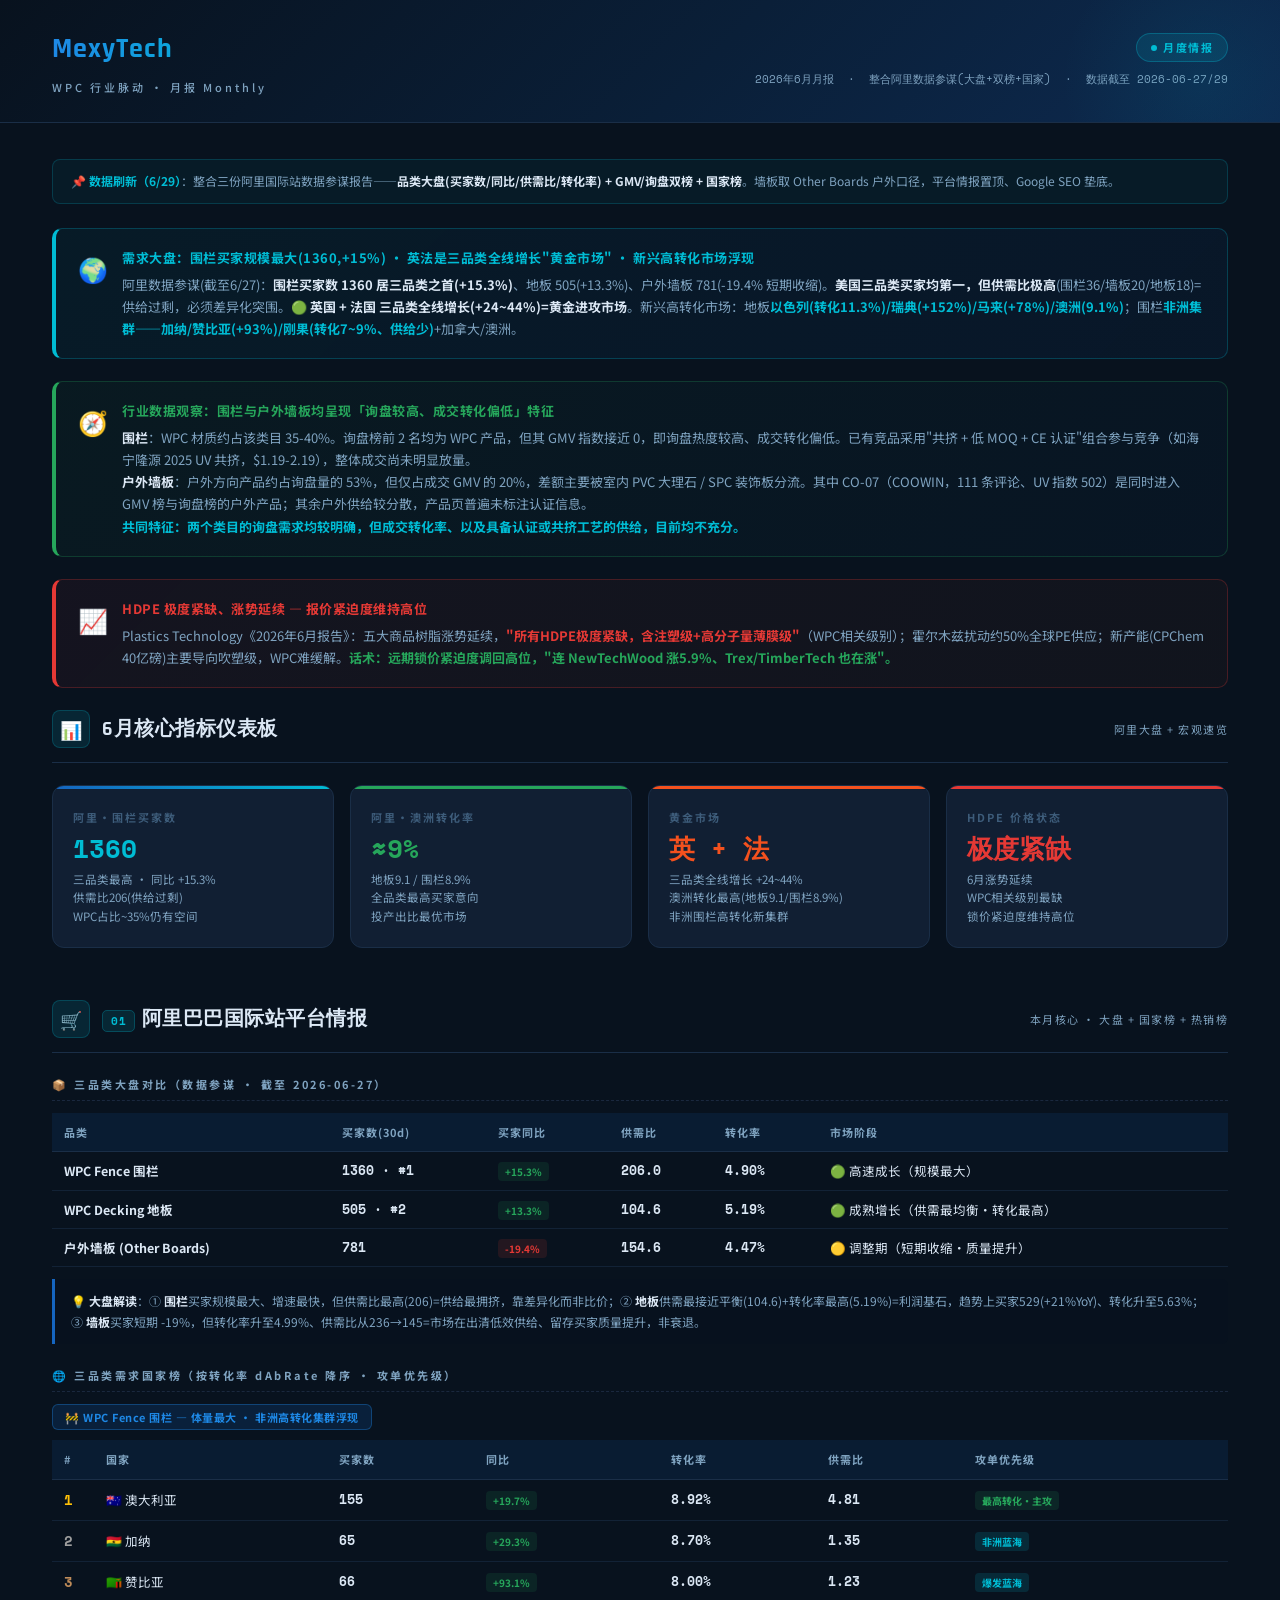
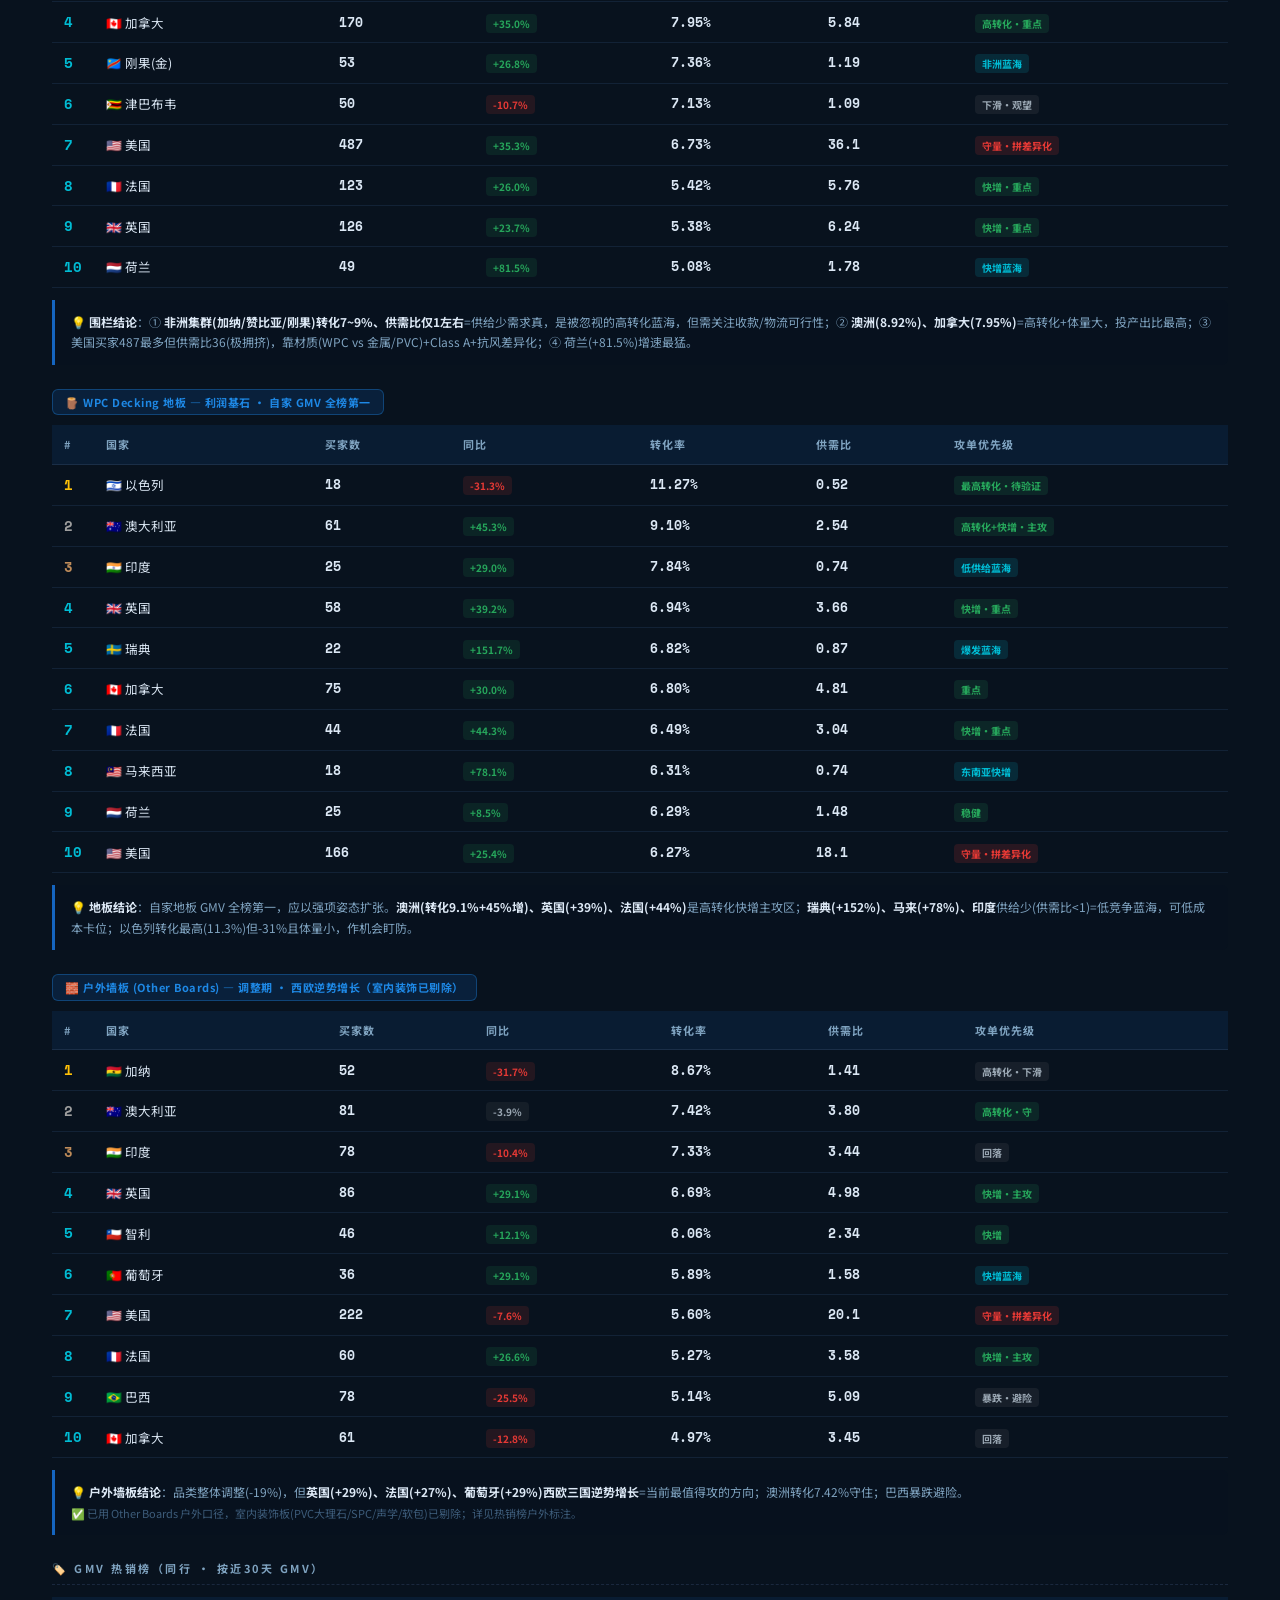
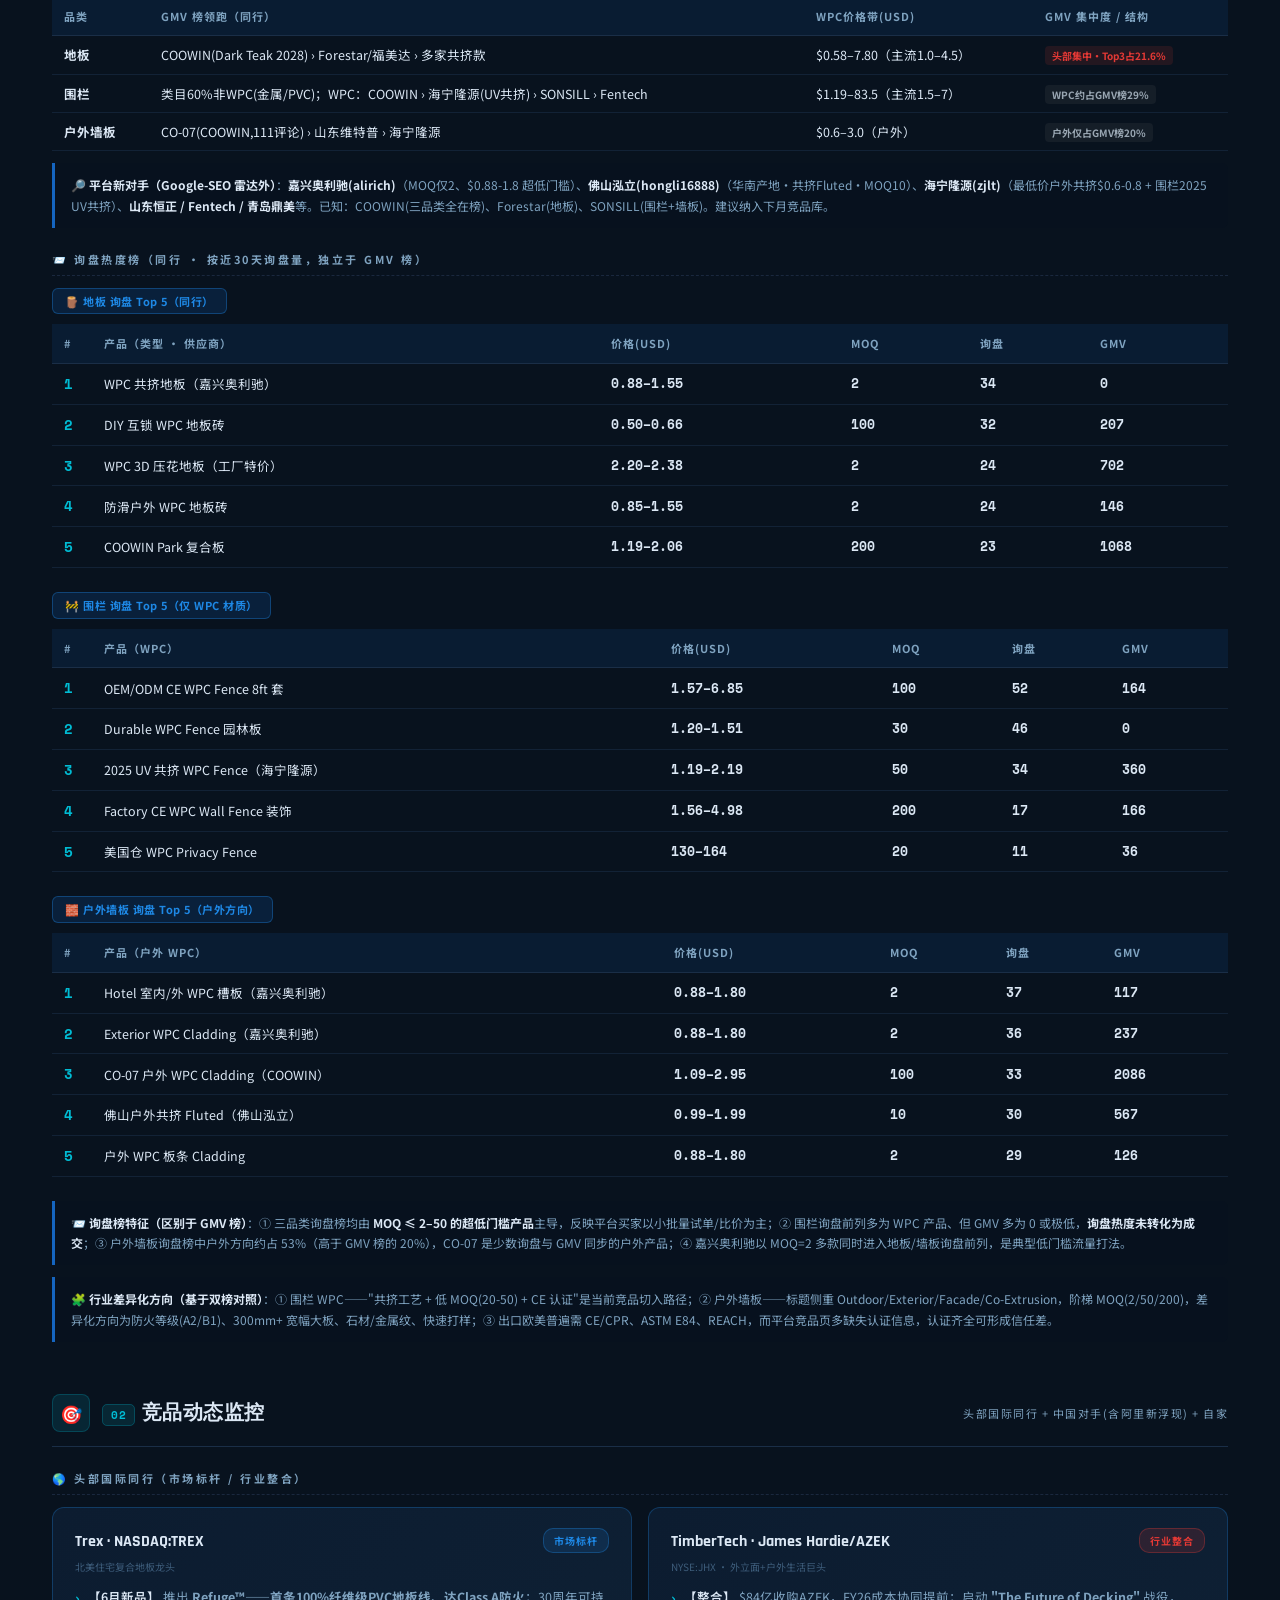
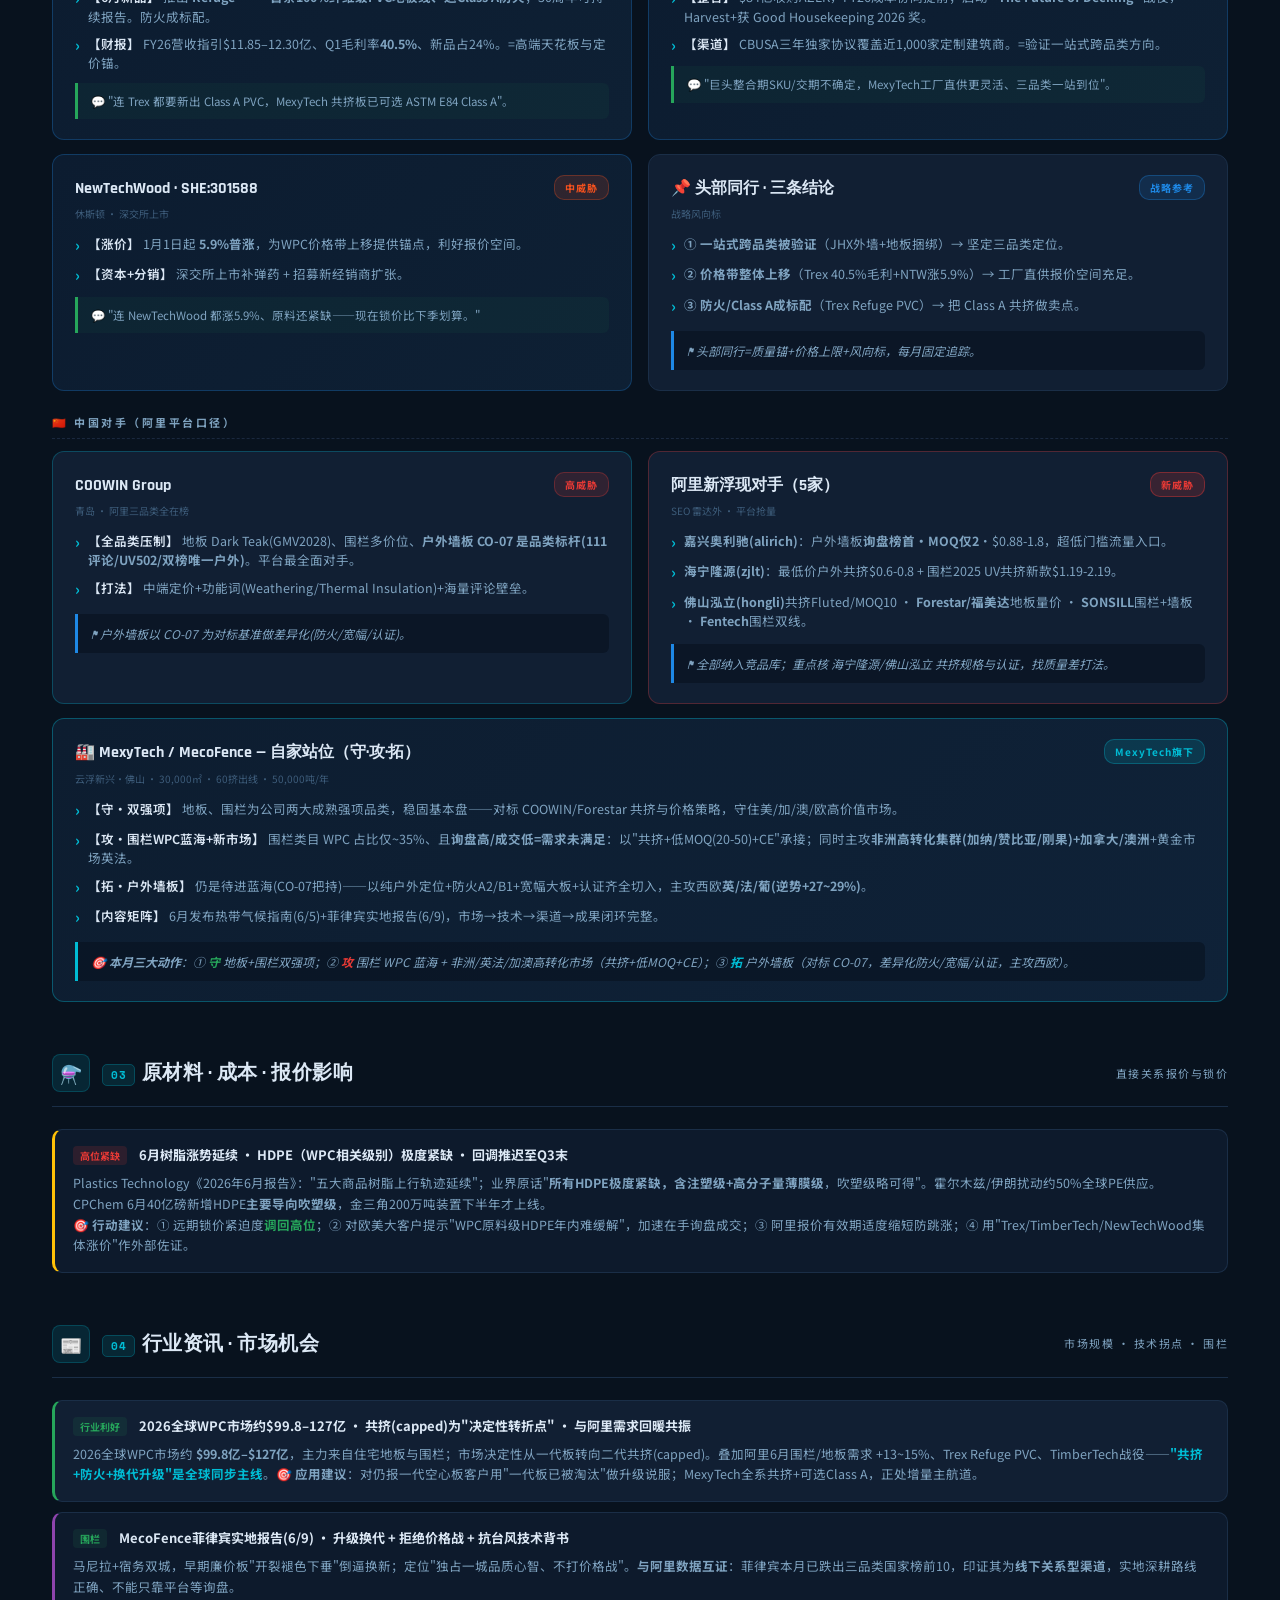
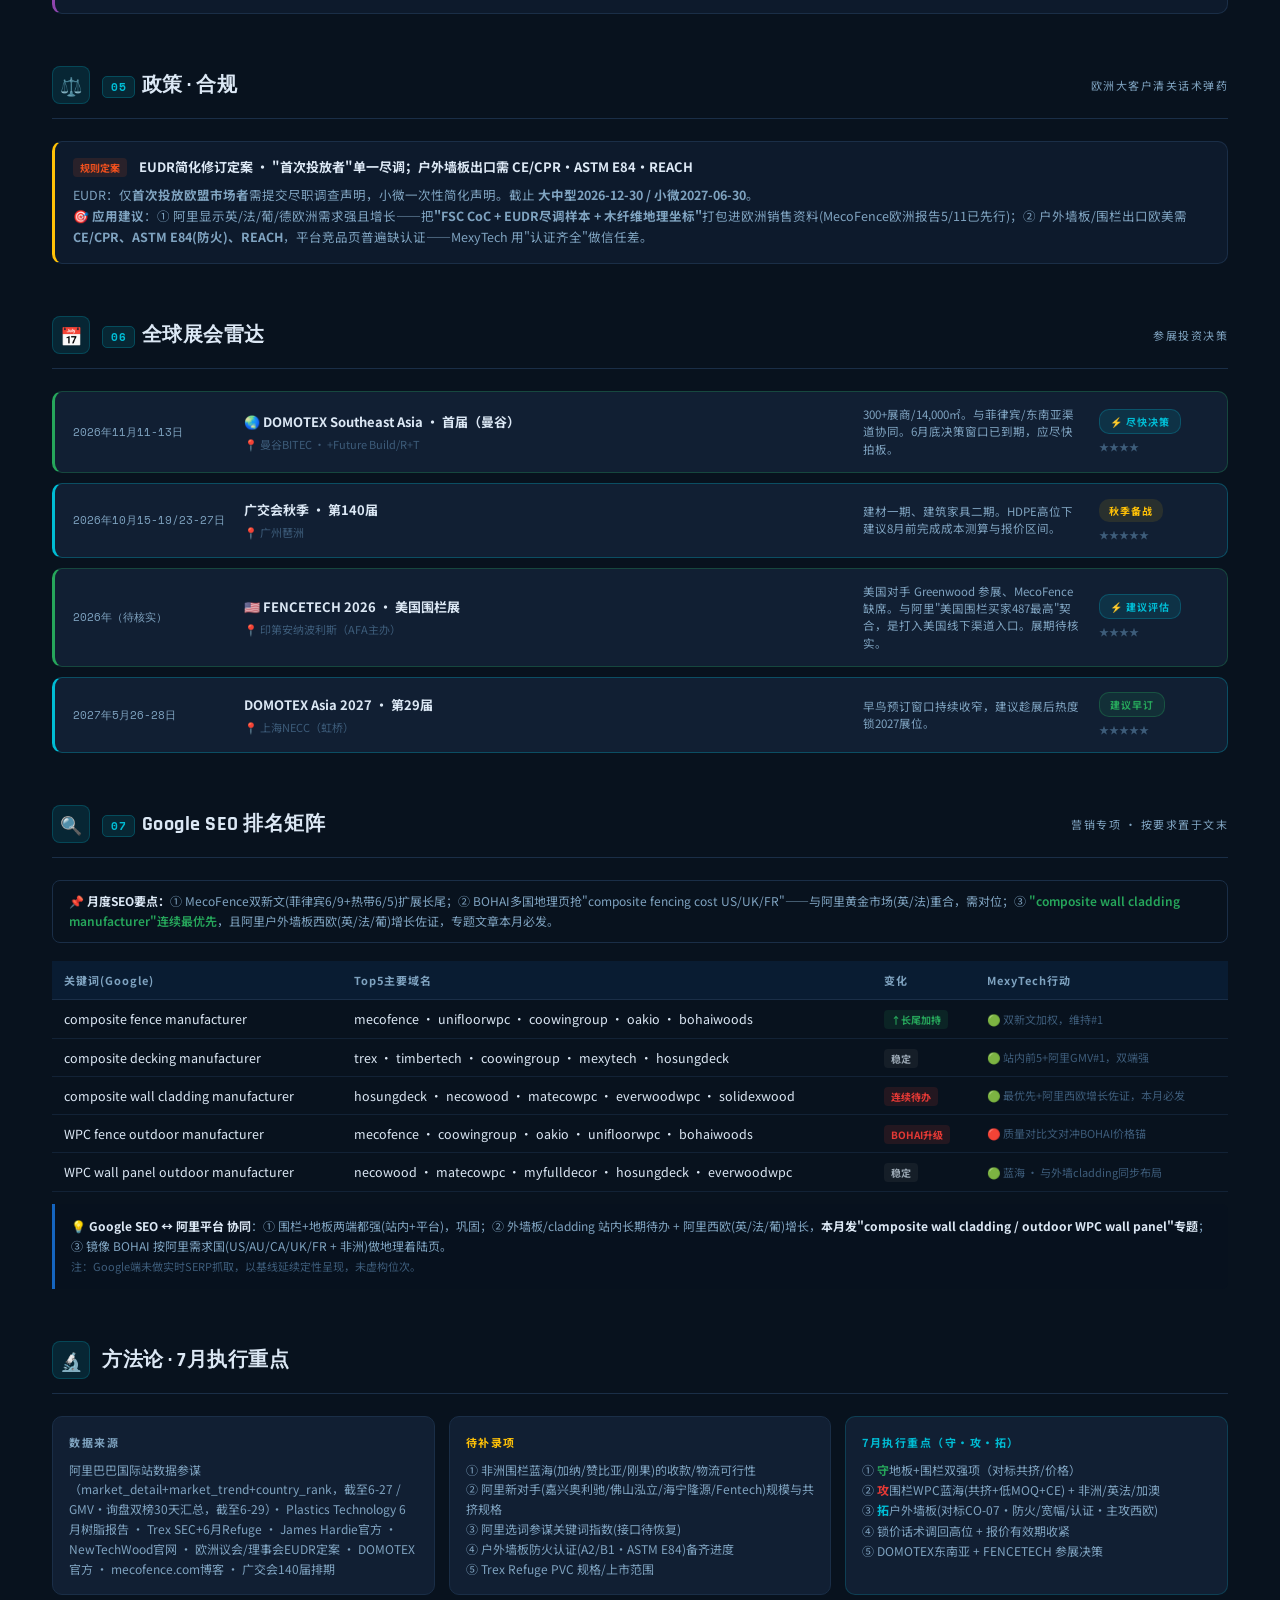
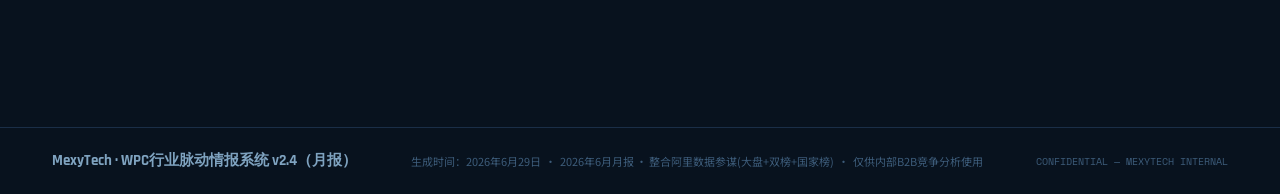
<file: monthly-2026-06.html>
<!DOCTYPE html><html lang="zh-CN"><head><meta charset="UTF-8"><meta name="viewport" content="width=device-width, initial-scale=1.0"><title>MexyTech WPC 行业脉动月报 — 2026年6月</title><style>@import url('https://fonts.googleapis.com/css2?family=Noto+Sans+SC:wght@300;400;500;700;900&family=Space+Mono:wght@400;700&family=Rajdhani:wght@600;700&display=swap');:root{  --深海:#08121e;--卡片背景:#111f33;--卡片边框:#1a2e47;  --主蓝:#1565c0;--亮蓝:#1e88e5;--青色:#00bcd4;--青色淡:rgba(0,188,212,.12);  --绿色:#26a65b;--红色:#e53935;--橙色:#f4511e;--黄色:#ffc107;--紫色:#8e44ad;  --正文主色:#dce8f5;--正文次色:#7fa3c0;--正文暗色:#3d5c7a;}*,*::before,*::after{box-sizing:border-box;margin:0;padding:0;}body{font-family:'Noto Sans SC',sans-serif;background:var(--深海);color:var(--正文主色);line-height:1.7;font-size:14px;}header{background:linear-gradient(135deg,#08121e 0%,#0a1f38 55%,#0d2a50 100%);border-bottom:1px solid var(--卡片边框);padding:26px 52px;display:flex;justify-content:space-between;align-items:center;position:relative;overflow:hidden;}header::after{content:'';position:absolute;top:-60px;right:-60px;width:280px;height:280px;background:radial-gradient(circle,rgba(0,188,212,.08),transparent 70%);border-radius:50%;pointer-events:none;}.logo-block{display:flex;flex-direction:column;gap:4px;}.logo-name{font-family:'Rajdhani',sans-serif;font-size:28px;font-weight:700;background:linear-gradient(90deg,#1e88e5,#00bcd4);-webkit-background-clip:text;-webkit-text-fill-color:transparent;letter-spacing:1px;}.logo-sub{font-size:11px;color:var(--正文次色);letter-spacing:3px;font-weight:500;}.header-right{text-align:right;display:flex;flex-direction:column;gap:8px;align-items:flex-end;}.live-badge{display:inline-flex;align-items:center;gap:6px;background:var(--青色淡);border:1px solid rgba(0,188,212,.3);border-radius:20px;padding:4px 14px;font-size:11px;font-weight:700;color:var(--青色);letter-spacing:1.5px;}.dot-live{width:6px;height:6px;background:var(--青色);border-radius:50%;animation:blink 1.5s infinite;}@keyframes blink{0%,100%{opacity:1}50%{opacity:.2}}.report-meta{font-family:'Space Mono',monospace;font-size:11px;color:var(--正文次色);}main{max-width:1300px;margin:0 auto;padding:36px 52px 80px;}section{margin-bottom:52px;}.节标题栏{display:flex;align-items:center;gap:12px;margin-bottom:22px;padding-bottom:14px;border-bottom:1px solid var(--卡片边框);}.节图标{width:38px;height:38px;background:var(--青色淡);border:1px solid rgba(0,188,212,.22);border-radius:8px;display:flex;align-items:center;justify-content:center;font-size:18px;}.节名{font-family:'Rajdhani',sans-serif;font-size:20px;font-weight:700;color:var(--正文主色);letter-spacing:.5px;}.节副标题{font-size:11px;color:var(--正文次色);margin-left:auto;letter-spacing:1.5px;}.节序号{font-family:'Space Mono',monospace;font-size:11px;font-weight:700;color:var(--青色);background:var(--青色淡);border:1px solid rgba(0,188,212,.25);border-radius:5px;padding:2px 8px;margin-right:2px;}.警报横幅{border-radius:10px;padding:18px 22px;margin-bottom:22px;display:flex;gap:14px;}.警报横幅.青{background:linear-gradient(135deg,rgba(0,188,212,.05),rgba(21,101,192,.07));border:1px solid rgba(0,188,212,.25);border-left:4px solid var(--青色);}.警报横幅.绿{background:linear-gradient(135deg,rgba(38,166,91,.05),rgba(21,101,192,.04));border:1px solid rgba(38,166,91,.25);border-left:4px solid var(--绿色);}.警报横幅.红{background:linear-gradient(135deg,rgba(229,57,53,.06),rgba(244,81,30,.04));border:1px solid rgba(229,57,53,.25);border-left:4px solid var(--红色);}.警报图标{font-size:24px;flex-shrink:0;margin-top:2px;}.警报标题{font-size:13px;font-weight:700;margin-bottom:5px;letter-spacing:.5px;}.青 .警报标题{color:var(--青色);}.绿 .警报标题{color:var(--绿色);}.红 .警报标题{color:var(--红色);}.警报正文{font-size:13px;color:var(--正文次色);line-height:1.7;}.警报正文 strong{color:var(--正文主色);}.红字{color:var(--红色);font-weight:700;}.橙字{color:var(--橙色);font-weight:700;}.绿字{color:var(--绿色);font-weight:700;}.青字{color:var(--青色);font-weight:700;}.统计网格{display:grid;grid-template-columns:repeat(4,1fr);gap:16px;}.统计卡片{background:var(--卡片背景);border:1px solid var(--卡片边框);border-radius:12px;padding:22px 20px;position:relative;overflow:hidden;}.统计卡片::before{content:'';position:absolute;top:0;left:0;right:0;height:3px;}.统计卡片.绿::before{background:var(--绿色);}.统计卡片.橙::before{background:var(--橙色);}.统计卡片.红::before{background:var(--红色);}.统计卡片.黄::before{background:var(--黄色);}.统计卡片.蓝::before{background:linear-gradient(90deg,var(--主蓝),var(--青色));}.统计标签{font-size:11px;font-weight:700;color:var(--正文暗色);letter-spacing:2px;margin-bottom:8px;}.统计数值{font-family:'Space Mono',monospace;font-size:26px;font-weight:700;line-height:1.05;margin-bottom:8px;}.统计卡片.绿 .统计数值{color:var(--绿色);}.统计卡片.橙 .统计数值{color:var(--橙色);}.统计卡片.红 .统计数值{color:var(--红色);}.统计卡片.黄 .统计数值{color:var(--黄色);}.统计卡片.蓝 .统计数值{color:var(--青色);}.统计备注{font-size:11.5px;color:var(--正文次色);line-height:1.6;}.子分类标题{font-size:11px;font-weight:700;color:var(--正文次色);letter-spacing:2.5px;margin:22px 0 12px;padding-bottom:6px;border-bottom:1px dashed rgba(30,46,71,.8);}.资讯卡片{background:var(--卡片背景);border:1px solid var(--卡片边框);border-radius:10px;padding:16px 18px;margin-bottom:10px;}.资讯卡片.新增{border-left:3px solid var(--绿色);}.资讯卡片.延续{border-left:3px solid var(--黄色);background:rgba(17,31,51,.7);}.资讯卡片.跟进{border-left:3px solid #8e44ad;background:rgba(17,31,51,.7);}.资讯顶部{display:flex;align-items:flex-start;gap:8px;margin-bottom:8px;flex-wrap:wrap;}.资讯标题{font-size:13px;font-weight:700;color:var(--正文主色);line-height:1.4;flex:1;}.资讯正文{font-size:12.5px;color:var(--正文次色);line-height:1.65;}.影响标签{font-size:10px;font-weight:700;padding:1px 7px;border-radius:4px;margin-right:4px;white-space:nowrap;}.影响-严重{background:rgba(229,57,53,.14);color:var(--红色);}.影响-高{background:rgba(244,81,30,.12);color:var(--橙色);}.影响-中{background:rgba(255,193,7,.1);color:var(--黄色);}.影响-机会{background:rgba(38,166,91,.1);color:var(--绿色);}.展后数据网格{display:grid;grid-template-columns:repeat(3,1fr);gap:14px;margin-bottom:20px;}.数据小卡{background:linear-gradient(135deg,rgba(0,188,212,.04),rgba(21,101,192,.06));border:1px solid rgba(0,188,212,.2);border-radius:10px;padding:16px 18px;text-align:center;}.数据小卡 .数字{font-family:'Space Mono',monospace;font-size:22px;font-weight:700;color:var(--青色);margin-bottom:4px;}.数据小卡 .标注{font-size:11px;color:var(--正文次色);}.数据小卡 .同比{font-size:10px;color:var(--绿色);margin-top:3px;}.竞品网格{display:grid;grid-template-columns:1fr 1fr;gap:16px;}.竞品卡片{background:var(--卡片背景);border:1px solid var(--卡片边框);border-radius:12px;padding:20px 22px;}.竞品卡片.高亮{border-color:rgba(0,188,212,.28);}.竞品卡片.跨两列{grid-column:span 2;}.竞品卡片.标杆{border-color:rgba(30,136,229,.28);background:linear-gradient(135deg,#0c1c30,#0e2034);}.竞品卡片.自家{border-color:rgba(0,188,212,.35);background:linear-gradient(135deg,#0d1d30,#0f2238);}.竞品顶部{display:flex;align-items:flex-start;justify-content:space-between;margin-bottom:12px;}.竞品名{font-family:'Rajdhani',sans-serif;font-size:16px;font-weight:700;color:var(--正文主色);}.竞品来源{font-size:10px;color:var(--正文暗色);margin-top:3px;}.威胁等级{font-size:10px;font-weight:700;padding:3px 10px;border-radius:10px;letter-spacing:1px;white-space:nowrap;flex-shrink:0;}.威胁-高{background:rgba(229,57,53,.14);color:var(--红色);border:1px solid rgba(229,57,53,.3);}.威胁-中{background:rgba(244,81,30,.14);color:var(--橙色);border:1px solid rgba(244,81,30,.3);}.威胁-监控{background:rgba(255,193,7,.1);color:var(--黄色);border:1px solid rgba(255,193,7,.28);}.威胁-标杆{background:rgba(30,136,229,.14);color:var(--亮蓝);border:1px solid rgba(30,136,229,.32);}.威胁-自家{background:rgba(0,188,212,.15);color:var(--青色);border:1px solid rgba(0,188,212,.3);}.威胁-新{background:rgba(229,57,53,.18);color:var(--红色);border:1px solid rgba(229,57,53,.4);}.竞品更新列表{list-style:none;display:flex;flex-direction:column;gap:8px;}.竞品更新列表 li{display:flex;gap:8px;align-items:flex-start;font-size:12.5px;color:var(--正文次色);line-height:1.55;}.竞品更新列表 li::before{content:'›';color:var(--青色);font-size:15px;font-weight:700;flex-shrink:0;margin-top:-1px;}.重点{color:var(--正文主色);font-weight:600;}.竞品裁决{margin-top:14px;padding:10px 13px;background:rgba(8,18,30,.6);border-left:3px solid var(--亮蓝);border-radius:0 6px 6px 0;font-size:12px;color:var(--正文次色);font-style:italic;line-height:1.6;}.业务话术{margin-top:10px;padding:9px 13px;background:rgba(38,166,91,.06);border-left:3px solid var(--绿色);border-radius:0 6px 6px 0;font-size:11.5px;color:var(--正文次色);line-height:1.6;}.业务话术 strong{color:var(--绿色);}.展会列表{display:flex;flex-direction:column;gap:10px;}.展会行{display:grid;grid-template-columns:155px 1fr 220px 110px;gap:16px;align-items:center;background:var(--卡片背景);border:1px solid var(--卡片边框);border-radius:10px;padding:14px 18px;}.展会行.即将{border-color:rgba(0,188,212,.3);border-left:3px solid var(--青色);}.展会行.新事件{border-color:rgba(38,166,91,.3);border-left:3px solid var(--绿色);}.展会日期{font-family:'Space Mono',monospace;font-size:11px;color:var(--正文次色);}.展会名{font-size:13px;font-weight:700;color:var(--正文主色);}.展会地点{font-size:11px;color:var(--正文暗色);margin-top:2px;}.展会描述{font-size:11.5px;color:var(--正文次色);line-height:1.5;}.状态标签{font-size:10px;font-weight:700;padding:3px 10px;border-radius:10px;display:inline-block;letter-spacing:1px;}.状态-确认{background:rgba(38,166,91,.12);color:var(--绿色);border:1px solid rgba(38,166,91,.3);}.状态-近期{background:rgba(255,193,7,.1);color:var(--黄色);}.状态-评估{background:rgba(0,188,212,.12);color:var(--青色);border:1px solid rgba(0,188,212,.25);}.wpc相关度{font-size:10px;color:var(--正文暗色);margin-top:4px;}.关键词块{margin-bottom:24px;}.关键词标签{display:inline-block;background:rgba(21,101,192,.18);border:1px solid rgba(30,136,229,.35);border-radius:6px;padding:3px 12px;font-size:11px;font-weight:700;color:var(--亮蓝);margin-bottom:10px;letter-spacing:.5px;}table{width:100%;border-collapse:collapse;font-size:12.5px;}thead th{background:rgba(21,101,192,.12);color:var(--正文次色);font-weight:700;font-size:11px;letter-spacing:1px;padding:10px 12px;text-align:left;border-bottom:1px solid var(--卡片边框);}tbody tr{border-bottom:1px solid rgba(26,46,71,.6);}tbody tr:hover{background:rgba(21,101,192,.05);}tbody td{padding:8px 12px;color:var(--正文主色);}.位次{font-family:'Space Mono',monospace;font-weight:700;font-size:14px;color:var(--青色);width:40px;}.位次-1{color:var(--黄色);}.位次-2{color:#9e9e9e;}.位次-3{color:#bf8c5a;}.num{font-family:'Space Mono',monospace;font-weight:700;}.变化标签{font-size:10px;font-weight:700;padding:2px 7px;border-radius:4px;}.变化-新{background:rgba(38,166,91,.15);color:var(--绿色);}.变化-涨{background:rgba(38,166,91,.12);color:var(--绿色);}.变化-跌{background:rgba(229,57,53,.12);color:var(--红色);}.变化-稳{background:rgba(117,117,117,.12);color:#9aa7b3;}.变化-警示{background:rgba(229,57,53,.12);color:var(--红色);}.优先-攻{background:rgba(229,57,53,.14);color:var(--红色);font-size:10px;font-weight:700;padding:2px 7px;border-radius:4px;}.优先-高{background:rgba(38,166,91,.14);color:var(--绿色);font-size:10px;font-weight:700;padding:2px 7px;border-radius:4px;}.优先-蓝海{background:rgba(0,188,212,.14);color:var(--青色);font-size:10px;font-weight:700;padding:2px 7px;border-radius:4px;}.优先-观望{background:rgba(117,117,117,.14);color:#9aa7b3;font-size:10px;font-weight:700;padding:2px 7px;border-radius:4px;}.标签-自家{font-size:10px;background:rgba(0,188,212,.15);color:var(--青色);padding:1px 6px;border-radius:4px;margin-left:5px;font-weight:700;}.标签-竞品{font-size:10px;background:rgba(244,81,30,.15);color:var(--橙色);padding:1px 6px;border-radius:4px;margin-left:5px;font-weight:700;}.标签-新入{font-size:10px;background:rgba(229,57,53,.15);color:var(--红色);padding:1px 6px;border-radius:4px;margin-left:5px;font-weight:700;}.备注文字{font-size:11px;color:var(--正文暗色);}.市场信号{padding:12px 16px;background:rgba(8,18,30,.6);border-left:3px solid var(--主蓝);border-radius:0 6px 6px 0;font-size:12px;color:var(--正文次色);margin-top:12px;line-height:1.7;}.市场信号 strong{color:var(--正文主色);}footer{border-top:1px solid var(--卡片边框);padding:20px 52px;display:flex;justify-content:space-between;align-items:center;font-size:11px;color:var(--正文暗色);}.底部品牌{font-family:'Rajdhani',sans-serif;font-weight:700;font-size:15px;color:var(--正文次色);}@media(max-width:900px){header,footer{flex-direction:column;gap:16px;padding:24px;}main{padding:24px;}.统计网格,.展后数据网格{grid-template-columns:repeat(2,1fr);}.竞品网格{grid-template-columns:1fr;}.展会行{grid-template-columns:1fr;}table{font-size:11px;}}</style></head><body><header>  <div class="logo-block">    <div class="logo-name">MexyTech</div>    <div class="logo-sub">WPC 行业脉动 · 月报 Monthly</div>  </div>  <div class="header-right">    <div class="live-badge"><span class="dot-live"></span> 月度情报</div>    <div class="report-meta">2026年6月月报 &nbsp;·&nbsp; 整合阿里数据参谋(大盘+双榜+国家) &nbsp;·&nbsp; 数据截至 2026-06-27/29</div>  </div></header><main>

<div style="margin-bottom:24px;padding:11px 18px;background:rgba(0,188,212,.05);border:1px solid rgba(0,188,212,.2);border-radius:8px;font-size:12px;color:var(--正文次色);">
  📌 <strong style="color:var(--青色)">数据刷新（6/29）</strong>：整合三份阿里国际站数据参谋报告——<strong style="color:var(--正文主色)">品类大盘(买家数/同比/供需比/转化率) + GMV/询盘双榜 + 国家榜</strong>。墙板取 Other Boards 户外口径，平台情报置顶、Google SEO 垫底。
</div>

<!-- 三条警报 -->
<div class="警报横幅 青">
  <div class="警报图标">🌍</div>
  <div>
    <div class="警报标题">需求大盘：围栏买家规模最大(1360,+15%) · 英法是三品类全线增长"黄金市场" · 新兴高转化市场浮现</div>
    <div class="警报正文">
      阿里数据参谋(截至6/27)：<strong>围栏买家数 1360 居三品类之首(+15.3%)</strong>、地板 505(+13.3%)、户外墙板 781(-19.4% 短期收缩)。<strong>美国三品类买家均第一，但供需比极高</strong>(围栏36/墙板20/地板18)=供给过剩，必须差异化突围。<strong>🟢 英国 + 法国 三品类全线增长(+24~44%)=黄金进攻市场</strong>。新兴高转化市场：地板<span class="青字">以色列(转化11.3%)/瑞典(+152%)/马来(+78%)/澳洲(9.1%)</span>；围栏<span class="青字">非洲集群——加纳/赞比亚(+93%)/刚果(转化7~9%、供给少)</span>+加拿大/澳洲。
    </div>
  </div>
</div>
<div class="警报横幅 绿">
  <div class="警报图标">🧭</div>
  <div>
    <div class="警报标题">行业数据观察：围栏与户外墙板均呈现「询盘较高、成交转化偏低」特征</div>
    <div class="警报正文">
      <strong>围栏</strong>：WPC 材质约占该类目 35-40%。询盘榜前 2 名均为 WPC 产品，但其 GMV 指数接近 0，即询盘热度较高、成交转化偏低。已有竞品采用"共挤 + 低 MOQ + CE 认证"组合参与竞争（如海宁隆源 2025 UV 共挤，$1.19-2.19），整体成交尚未明显放量。<br>
      <strong>户外墙板</strong>：户外方向产品约占询盘量的 53%，但仅占成交 GMV 的 20%，差额主要被室内 PVC 大理石 / SPC 装饰板分流。其中 CO-07（COOWIN，111 条评论、UV 指数 502）是同时进入 GMV 榜与询盘榜的户外产品；其余户外供给较分散，产品页普遍未标注认证信息。<br>
      <span class="青字">共同特征：两个类目的询盘需求均较明确，但成交转化率、以及具备认证或共挤工艺的供给，目前均不充分。</span>
    </div>
  </div>
</div>
<div class="警报横幅 红">
  <div class="警报图标">📈</div>
  <div>
    <div class="警报标题">HDPE 极度紧缺、涨势延续 — 报价紧迫度维持高位</div>
    <div class="警报正文">
      Plastics Technology《2026年6月报告》：五大商品树脂涨势延续，<span class="红字">"所有HDPE极度紧缺，含注塑级+高分子量薄膜级"</span>（WPC相关级别）；霍尔木兹扰动约50%全球PE供应；新产能(CPChem 40亿磅)主要导向吹塑级，WPC难缓解。<span class="绿字">话术：远期锁价紧迫度调回高位，"连 NewTechWood 涨5.9%、Trex/TimberTech 也在涨"。</span>
    </div>
  </div>
</div>

<!-- 仪表板 -->
<section>
  <div class="节标题栏">
    <div class="节图标">📊</div>
    <div class="节名">6月核心指标仪表板</div>
    <div class="节副标题">阿里大盘 + 宏观速览</div>
  </div>
  <div class="统计网格">
    <div class="统计卡片 蓝">
      <div class="统计标签">阿里·围栏买家数</div>
      <div class="统计数值">1360</div>
      <div class="统计备注">三品类最高 · 同比 +15.3%<br>供需比206(供给过剩)<br>WPC占比~35%仍有空间</div>
    </div>
    <div class="统计卡片 绿">
      <div class="统计标签">阿里·澳洲转化率</div>
      <div class="统计数值">≈9%</div>
      <div class="统计备注">地板9.1 / 围栏8.9%<br>全品类最高买家意向<br>投产出比最优市场</div>
    </div>
    <div class="统计卡片 橙">
      <div class="统计标签">黄金市场</div>
      <div class="统计数值">英 + 法</div>
      <div class="统计备注">三品类全线增长 +24~44%<br>澳洲转化最高(地板9.1/围栏8.9%)<br>非洲围栏高转化新集群</div>
    </div>
    <div class="统计卡片 红">
      <div class="统计标签">HDPE 价格状态</div>
      <div class="统计数值">极度紧缺</div>
      <div class="统计备注">6月涨势延续<br>WPC相关级别最缺<br>锁价紧迫度维持高位</div>
    </div>
  </div>
</section>

<!-- 01 阿里平台情报 -->
<section>
  <div class="节标题栏">
    <div class="节图标">🛒</div>
    <div class="节名"><span class="节序号">01</span> 阿里巴巴国际站平台情报</div>
    <div class="节副标题">本月核心 · 大盘 + 国家榜 + 热销榜</div>
  </div>

  <!-- 品类大盘 -->
  <div class="子分类标题">📦 三品类大盘对比（数据参谋 · 截至 2026-06-27）</div>
  <table>
    <thead><tr><th>品类</th><th>买家数(30d)</th><th>买家同比</th><th>供需比</th><th>转化率</th><th>市场阶段</th></tr></thead>
    <tbody>
      <tr><td><strong>WPC Fence 围栏</strong></td><td class="num">1360 · #1</td><td><span class="变化标签 变化-涨">+15.3%</span></td><td class="num">206.0</td><td class="num">4.90%</td><td>🟢 高速成长（规模最大）</td></tr>
      <tr><td><strong>WPC Decking 地板</strong></td><td class="num">505 · #2</td><td><span class="变化标签 变化-涨">+13.3%</span></td><td class="num">104.6</td><td class="num">5.19%</td><td>🟢 成熟增长（供需最均衡·转化最高）</td></tr>
      <tr><td><strong>户外墙板 (Other Boards)</strong></td><td class="num">781</td><td><span class="变化标签 变化-跌">-19.4%</span></td><td class="num">154.6</td><td class="num">4.47%</td><td>🟡 调整期（短期收缩·质量提升）</td></tr>
    </tbody>
  </table>
  <div class="市场信号">💡 <strong>大盘解读</strong>：① <strong>围栏</strong>买家规模最大、增速最快，但供需比最高(206)=供给最拥挤，靠差异化而非比价；② <strong>地板</strong>供需最接近平衡(104.6)+转化率最高(5.19%)=利润基石，趋势上买家529(+21%YoY)、转化升至5.63%；③ <strong>墙板</strong>买家短期 -19%，但转化率升至4.99%、供需比从236→145=市场在出清低效供给、留存买家质量提升，非衰退。</div>

  <!-- 国家榜 -->
  <div class="子分类标题">🌐 三品类需求国家榜（按转化率 dAbRate 降序 · 攻单优先级）</div>

  <div class="关键词块">
    <div class="关键词标签">🚧 WPC Fence 围栏 — 体量最大 · 非洲高转化集群浮现</div>
    <table>
      <thead><tr><th>#</th><th>国家</th><th>买家数</th><th>同比</th><th>转化率</th><th>供需比</th><th>攻单优先级</th></tr></thead>
      <tbody>
        <tr><td class="位次 位次-1">1</td><td>🇦🇺 澳大利亚</td><td class="num">155</td><td><span class="变化标签 变化-涨">+19.7%</span></td><td class="num">8.92%</td><td class="num">4.81</td><td><span class="优先-高">最高转化·主攻</span></td></tr>
        <tr><td class="位次 位次-2">2</td><td>🇬🇭 加纳</td><td class="num">65</td><td><span class="变化标签 变化-涨">+29.3%</span></td><td class="num">8.70%</td><td class="num">1.35</td><td><span class="优先-蓝海">非洲蓝海</span></td></tr>
        <tr><td class="位次 位次-3">3</td><td>🇿🇲 赞比亚</td><td class="num">66</td><td><span class="变化标签 变化-涨">+93.1%</span></td><td class="num">8.00%</td><td class="num">1.23</td><td><span class="优先-蓝海">爆发蓝海</span></td></tr>
        <tr><td class="位次">4</td><td>🇨🇦 加拿大</td><td class="num">170</td><td><span class="变化标签 变化-涨">+35.0%</span></td><td class="num">7.95%</td><td class="num">5.84</td><td><span class="优先-高">高转化·重点</span></td></tr>
        <tr><td class="位次">5</td><td>🇨🇩 刚果(金)</td><td class="num">53</td><td><span class="变化标签 变化-涨">+26.8%</span></td><td class="num">7.36%</td><td class="num">1.19</td><td><span class="优先-蓝海">非洲蓝海</span></td></tr>
        <tr><td class="位次">6</td><td>🇿🇼 津巴布韦</td><td class="num">50</td><td><span class="变化标签 变化-跌">-10.7%</span></td><td class="num">7.13%</td><td class="num">1.09</td><td><span class="优先-观望">下滑·观望</span></td></tr>
        <tr><td class="位次">7</td><td>🇺🇸 美国</td><td class="num">487</td><td><span class="变化标签 变化-涨">+35.3%</span></td><td class="num">6.73%</td><td class="num">36.1</td><td><span class="优先-攻">守量·拼差异化</span></td></tr>
        <tr><td class="位次">8</td><td>🇫🇷 法国</td><td class="num">123</td><td><span class="变化标签 变化-涨">+26.0%</span></td><td class="num">5.42%</td><td class="num">5.76</td><td><span class="优先-高">快增·重点</span></td></tr>
        <tr><td class="位次">9</td><td>🇬🇧 英国</td><td class="num">126</td><td><span class="变化标签 变化-涨">+23.7%</span></td><td class="num">5.38%</td><td class="num">6.24</td><td><span class="优先-高">快增·重点</span></td></tr>
        <tr><td class="位次">10</td><td>🇳🇱 荷兰</td><td class="num">49</td><td><span class="变化标签 变化-涨">+81.5%</span></td><td class="num">5.08%</td><td class="num">1.78</td><td><span class="优先-蓝海">快增蓝海</span></td></tr>
      </tbody>
    </table>
    <div class="市场信号">💡 <strong>围栏结论</strong>：① <strong>非洲集群(加纳/赞比亚/刚果)转化7~9%、供需比仅1左右</strong>=供给少需求真，是被忽视的高转化蓝海，但需关注收款/物流可行性；② <strong>澳洲(8.92%)、加拿大(7.95%)</strong>=高转化+体量大，投产出比最高；③ 美国买家487最多但供需比36(极拥挤)，靠材质(WPC vs 金属/PVC)+Class A+抗风差异化；④ 荷兰(+81.5%)增速最猛。</div>
  </div>

  <div class="关键词块">
    <div class="关键词标签">🪵 WPC Decking 地板 — 利润基石 · 自家 GMV 全榜第一</div>
    <table>
      <thead><tr><th>#</th><th>国家</th><th>买家数</th><th>同比</th><th>转化率</th><th>供需比</th><th>攻单优先级</th></tr></thead>
      <tbody>
        <tr><td class="位次 位次-1">1</td><td>🇮🇱 以色列</td><td class="num">18</td><td><span class="变化标签 变化-跌">-31.3%</span></td><td class="num">11.27%</td><td class="num">0.52</td><td><span class="优先-高">最高转化·待验证</span></td></tr>
        <tr><td class="位次 位次-2">2</td><td>🇦🇺 澳大利亚</td><td class="num">61</td><td><span class="变化标签 变化-涨">+45.3%</span></td><td class="num">9.10%</td><td class="num">2.54</td><td><span class="优先-高">高转化+快增·主攻</span></td></tr>
        <tr><td class="位次 位次-3">3</td><td>🇮🇳 印度</td><td class="num">25</td><td><span class="变化标签 变化-涨">+29.0%</span></td><td class="num">7.84%</td><td class="num">0.74</td><td><span class="优先-蓝海">低供给蓝海</span></td></tr>
        <tr><td class="位次">4</td><td>🇬🇧 英国</td><td class="num">58</td><td><span class="变化标签 变化-涨">+39.2%</span></td><td class="num">6.94%</td><td class="num">3.66</td><td><span class="优先-高">快增·重点</span></td></tr>
        <tr><td class="位次">5</td><td>🇸🇪 瑞典</td><td class="num">22</td><td><span class="变化标签 变化-涨">+151.7%</span></td><td class="num">6.82%</td><td class="num">0.87</td><td><span class="优先-蓝海">爆发蓝海</span></td></tr>
        <tr><td class="位次">6</td><td>🇨🇦 加拿大</td><td class="num">75</td><td><span class="变化标签 变化-涨">+30.0%</span></td><td class="num">6.80%</td><td class="num">4.81</td><td><span class="优先-高">重点</span></td></tr>
        <tr><td class="位次">7</td><td>🇫🇷 法国</td><td class="num">44</td><td><span class="变化标签 变化-涨">+44.3%</span></td><td class="num">6.49%</td><td class="num">3.04</td><td><span class="优先-高">快增·重点</span></td></tr>
        <tr><td class="位次">8</td><td>🇲🇾 马来西亚</td><td class="num">18</td><td><span class="变化标签 变化-涨">+78.1%</span></td><td class="num">6.31%</td><td class="num">0.74</td><td><span class="优先-蓝海">东南亚快增</span></td></tr>
        <tr><td class="位次">9</td><td>🇳🇱 荷兰</td><td class="num">25</td><td><span class="变化标签 变化-涨">+8.5%</span></td><td class="num">6.29%</td><td class="num">1.48</td><td><span class="优先-高">稳健</span></td></tr>
        <tr><td class="位次">10</td><td>🇺🇸 美国</td><td class="num">166</td><td><span class="变化标签 变化-涨">+25.4%</span></td><td class="num">6.27%</td><td class="num">18.1</td><td><span class="优先-攻">守量·拼差异化</span></td></tr>
      </tbody>
    </table>
    <div class="市场信号">💡 <strong>地板结论</strong>：自家地板 GMV 全榜第一，应以强项姿态扩张。<strong>澳洲(转化9.1%+45%增)、英国(+39%)、法国(+44%)</strong>是高转化快增主攻区；<strong>瑞典(+152%)、马来(+78%)、印度</strong>供给少(供需比&lt;1)=低竞争蓝海，可低成本卡位；以色列转化最高(11.3%)但-31%且体量小，作机会盯防。</div>
  </div>

  <div class="关键词块">
    <div class="关键词标签">🧱 户外墙板 (Other Boards) — 调整期 · 西欧逆势增长（室内装饰已剔除）</div>
    <table>
      <thead><tr><th>#</th><th>国家</th><th>买家数</th><th>同比</th><th>转化率</th><th>供需比</th><th>攻单优先级</th></tr></thead>
      <tbody>
        <tr><td class="位次 位次-1">1</td><td>🇬🇭 加纳</td><td class="num">52</td><td><span class="变化标签 变化-跌">-31.7%</span></td><td class="num">8.67%</td><td class="num">1.41</td><td><span class="优先-观望">高转化·下滑</span></td></tr>
        <tr><td class="位次 位次-2">2</td><td>🇦🇺 澳大利亚</td><td class="num">81</td><td><span class="变化标签 变化-稳">-3.9%</span></td><td class="num">7.42%</td><td class="num">3.80</td><td><span class="优先-高">高转化·守</span></td></tr>
        <tr><td class="位次 位次-3">3</td><td>🇮🇳 印度</td><td class="num">78</td><td><span class="变化标签 变化-跌">-10.4%</span></td><td class="num">7.33%</td><td class="num">3.44</td><td><span class="优先-观望">回落</span></td></tr>
        <tr><td class="位次">4</td><td>🇬🇧 英国</td><td class="num">86</td><td><span class="变化标签 变化-涨">+29.1%</span></td><td class="num">6.69%</td><td class="num">4.98</td><td><span class="优先-高">快增·主攻</span></td></tr>
        <tr><td class="位次">5</td><td>🇨🇱 智利</td><td class="num">46</td><td><span class="变化标签 变化-涨">+12.1%</span></td><td class="num">6.06%</td><td class="num">2.34</td><td><span class="优先-高">快增</span></td></tr>
        <tr><td class="位次">6</td><td>🇵🇹 葡萄牙</td><td class="num">36</td><td><span class="变化标签 变化-涨">+29.1%</span></td><td class="num">5.89%</td><td class="num">1.58</td><td><span class="优先-蓝海">快增蓝海</span></td></tr>
        <tr><td class="位次">7</td><td>🇺🇸 美国</td><td class="num">222</td><td><span class="变化标签 变化-跌">-7.6%</span></td><td class="num">5.60%</td><td class="num">20.1</td><td><span class="优先-攻">守量·拼差异化</span></td></tr>
        <tr><td class="位次">8</td><td>🇫🇷 法国</td><td class="num">60</td><td><span class="变化标签 变化-涨">+26.6%</span></td><td class="num">5.27%</td><td class="num">3.58</td><td><span class="优先-高">快增·主攻</span></td></tr>
        <tr><td class="位次">9</td><td>🇧🇷 巴西</td><td class="num">78</td><td><span class="变化标签 变化-警示">-25.5%</span></td><td class="num">5.14%</td><td class="num">5.09</td><td><span class="优先-观望">暴跌·避险</span></td></tr>
        <tr><td class="位次">10</td><td>🇨🇦 加拿大</td><td class="num">61</td><td><span class="变化标签 变化-跌">-12.8%</span></td><td class="num">4.97%</td><td class="num">3.45</td><td><span class="优先-观望">回落</span></td></tr>
      </tbody>
    </table>
    <div class="市场信号">💡 <strong>户外墙板结论</strong>：品类整体调整(-19%)，但<strong>英国(+29%)、法国(+27%)、葡萄牙(+29%)西欧三国逆势增长</strong>=当前最值得攻的方向；澳洲转化7.42%守住；巴西暴跌避险。<br><span style="font-size:11px;color:var(--正文暗色);">✅ 已用 Other Boards 户外口径，室内装饰板(PVC大理石/SPC/声学/软包)已剔除；详见热销榜户外标注。</span></div>
  </div>

  <!-- GMV 热销榜 -->
  <div class="子分类标题">🏷️ GMV 热销榜（同行 · 按近30天 GMV）</div>
  <table>
    <thead><tr><th>品类</th><th>GMV 榜领跑（同行）</th><th>WPC价格带(USD)</th><th>GMV 集中度 / 结构</th></tr></thead>
    <tbody>
      <tr><td><strong>地板</strong></td><td>COOWIN(Dark Teak 2028) › Forestar/福美达 › 多家共挤款</td><td>$0.58–7.80（主流1.0–4.5）</td><td><span class="变化标签 变化-警示">头部集中·Top3占21.6%</span></td></tr>
      <tr><td><strong>围栏</strong></td><td>类目60%非WPC(金属/PVC)；WPC：COOWIN › 海宁隆源(UV共挤) › SONSILL › Fentech</td><td>$1.19–83.5（主流1.5–7）</td><td><span class="变化标签 变化-稳">WPC约占GMV榜29%</span></td></tr>
      <tr><td><strong>户外墙板</strong></td><td>CO-07(COOWIN,111评论) › 山东维特普 › 海宁隆源</td><td>$0.6–3.0（户外）</td><td><span class="变化标签 变化-稳">户外仅占GMV榜20%</span></td></tr>
    </tbody>
  </table>
  <div class="市场信号">🔎 <strong>平台新对手（Google-SEO 雷达外）</strong>：<strong>嘉兴奥利驰(alirich)</strong>（MOQ仅2、$0.88-1.8 超低门槛）、<strong>佛山泓立(hongli16888)</strong>（华南产地·共挤Fluted·MOQ10）、<strong>海宁隆源(zjlt)</strong>（最低价户外共挤$0.6-0.8 + 围栏2025 UV共挤）、<strong>山东恒正 / Fentech / 青岛鼎美</strong>等。已知：COOWIN(三品类全在榜)、Forestar(地板)、SONSILL(围栏+墙板)。建议纳入下月竞品库。</div>

  <!-- 询盘热度榜（独立） -->
  <div class="子分类标题">📨 询盘热度榜（同行 · 按近30天询盘量，独立于 GMV 榜）</div>

  <div class="关键词块">
    <div class="关键词标签">🪵 地板 询盘 Top 5（同行）</div>
    <table>
      <thead><tr><th>#</th><th>产品（类型 · 供应商）</th><th>价格(USD)</th><th>MOQ</th><th>询盘</th><th>GMV</th></tr></thead>
      <tbody>
        <tr><td class="位次">1</td><td>WPC 共挤地板（嘉兴奥利驰）</td><td class="num">0.88–1.55</td><td class="num">2</td><td class="num">34</td><td class="num">0</td></tr>
        <tr><td class="位次">2</td><td>DIY 互锁 WPC 地板砖</td><td class="num">0.50–0.66</td><td class="num">100</td><td class="num">32</td><td class="num">207</td></tr>
        <tr><td class="位次">3</td><td>WPC 3D 压花地板（工厂特价）</td><td class="num">2.20–2.38</td><td class="num">2</td><td class="num">24</td><td class="num">702</td></tr>
        <tr><td class="位次">4</td><td>防滑户外 WPC 地板砖</td><td class="num">0.85–1.55</td><td class="num">2</td><td class="num">24</td><td class="num">146</td></tr>
        <tr><td class="位次">5</td><td>COOWIN Park 复合板</td><td class="num">1.19–2.06</td><td class="num">200</td><td class="num">23</td><td class="num">1068</td></tr>
      </tbody>
    </table>
  </div>

  <div class="关键词块">
    <div class="关键词标签">🚧 围栏 询盘 Top 5（仅 WPC 材质）</div>
    <table>
      <thead><tr><th>#</th><th>产品（WPC）</th><th>价格(USD)</th><th>MOQ</th><th>询盘</th><th>GMV</th></tr></thead>
      <tbody>
        <tr><td class="位次">1</td><td>OEM/ODM CE WPC Fence 8ft 套</td><td class="num">1.57–6.85</td><td class="num">100</td><td class="num">52</td><td class="num">164</td></tr>
        <tr><td class="位次">2</td><td>Durable WPC Fence 园林板</td><td class="num">1.20–1.51</td><td class="num">30</td><td class="num">46</td><td class="num">0</td></tr>
        <tr><td class="位次">3</td><td>2025 UV 共挤 WPC Fence（海宁隆源）</td><td class="num">1.19–2.19</td><td class="num">50</td><td class="num">34</td><td class="num">360</td></tr>
        <tr><td class="位次">4</td><td>Factory CE WPC Wall Fence 装饰</td><td class="num">1.56–4.98</td><td class="num">200</td><td class="num">17</td><td class="num">166</td></tr>
        <tr><td class="位次">5</td><td>美国仓 WPC Privacy Fence</td><td class="num">130–164</td><td class="num">20</td><td class="num">11</td><td class="num">36</td></tr>
      </tbody>
    </table>
  </div>

  <div class="关键词块">
    <div class="关键词标签">🧱 户外墙板 询盘 Top 5（户外方向）</div>
    <table>
      <thead><tr><th>#</th><th>产品（户外 WPC）</th><th>价格(USD)</th><th>MOQ</th><th>询盘</th><th>GMV</th></tr></thead>
      <tbody>
        <tr><td class="位次">1</td><td>Hotel 室内/外 WPC 槽板（嘉兴奥利驰）</td><td class="num">0.88–1.80</td><td class="num">2</td><td class="num">37</td><td class="num">117</td></tr>
        <tr><td class="位次">2</td><td>Exterior WPC Cladding（嘉兴奥利驰）</td><td class="num">0.88–1.80</td><td class="num">2</td><td class="num">36</td><td class="num">237</td></tr>
        <tr><td class="位次">3</td><td>CO-07 户外 WPC Cladding（COOWIN）</td><td class="num">1.09–2.95</td><td class="num">100</td><td class="num">33</td><td class="num">2086</td></tr>
        <tr><td class="位次">4</td><td>佛山户外共挤 Fluted（佛山泓立）</td><td class="num">0.99–1.99</td><td class="num">10</td><td class="num">30</td><td class="num">567</td></tr>
        <tr><td class="位次">5</td><td>户外 WPC 板条 Cladding</td><td class="num">0.88–1.80</td><td class="num">2</td><td class="num">29</td><td class="num">126</td></tr>
      </tbody>
    </table>
  </div>

  <div class="市场信号">📨 <strong>询盘榜特征（区别于 GMV 榜）</strong>：① 三品类询盘榜均由 <strong>MOQ ≤ 2–50 的超低门槛产品</strong>主导，反映平台买家以小批量试单/比价为主；② 围栏询盘前列多为 WPC 产品、但 GMV 多为 0 或极低，<strong>询盘热度未转化为成交</strong>；③ 户外墙板询盘榜中户外方向约占 53%（高于 GMV 榜的 20%），CO-07 是少数询盘与 GMV 同步的户外产品；④ 嘉兴奥利驰以 MOQ=2 多款同时进入地板/墙板询盘前列，是典型低门槛流量打法。</div>
  <div class="市场信号">🧩 <strong>行业差异化方向（基于双榜对照）</strong>：① 围栏 WPC——"共挤工艺 + 低 MOQ(20-50) + CE 认证"是当前竞品切入路径；② 户外墙板——标题侧重 Outdoor/Exterior/Facade/Co-Extrusion，阶梯 MOQ(2/50/200)，差异化方向为防火等级(A2/B1)、300mm+ 宽幅大板、石材/金属纹、快速打样；③ 出口欧美普遍需 CE/CPR、ASTM E84、REACH，而平台竞品页多缺失认证信息，认证齐全可形成信任差。</div>
</section>

<!-- 02 竞品动态 -->
<section>
  <div class="节标题栏">
    <div class="节图标">🎯</div>
    <div class="节名"><span class="节序号">02</span> 竞品动态监控</div>
    <div class="节副标题">头部国际同行 + 中国对手(含阿里新浮现) + 自家</div>
  </div>
  <div class="子分类标题">🌎 头部国际同行（市场标杆 / 行业整合）</div>
  <div class="竞品网格">
    <div class="竞品卡片 标杆">
      <div class="竞品顶部"><div><div class="竞品名">Trex · NASDAQ:TREX</div><div class="竞品来源">北美住宅复合地板龙头</div></div><span class="威胁等级 威胁-标杆">市场标杆</span></div>
      <ul class="竞品更新列表">
        <li><span><span class="重点">【6月新品】</span> 推出 <strong>Refuge™——首条100%纤维级PVC地板线、达Class A防火</strong>；30周年可持续报告。防火成标配。</span></li>
        <li><span><span class="重点">【财报】</span> FY26营收指引$11.85–12.30亿、Q1毛利率<strong>40.5%</strong>、新品占24%。=高端天花板与定价锚。</span></li>
      </ul>
      <div class="业务话术">💬 "连 Trex 都要新出 Class A PVC，MexyTech 共挤板已可选 ASTM E84 Class A"。</div>
    </div>
    <div class="竞品卡片 标杆">
      <div class="竞品顶部"><div><div class="竞品名">TimberTech · James Hardie/AZEK</div><div class="竞品来源">NYSE:JHX · 外立面+户外生活巨头</div></div><span class="威胁等级 威胁-高">行业整合</span></div>
      <ul class="竞品更新列表">
        <li><span><span class="重点">【整合】</span> $84亿收购AZEK，FY26成本协同提前；启动 <strong>"The Future of Decking"</strong> 战役，Harvest+获 Good Housekeeping 2026 奖。</span></li>
        <li><span><span class="重点">【渠道】</span> CBUSA三年独家协议覆盖近1,000家定制建筑商。=验证一站式跨品类方向。</span></li>
      </ul>
      <div class="业务话术">💬 "巨头整合期SKU/交期不确定，MexyTech工厂直供更灵活、三品类一站到位"。</div>
    </div>
  </div>
  <div style="margin-top:14px;"></div>
  <div class="竞品网格">
    <div class="竞品卡片 标杆">
      <div class="竞品顶部"><div><div class="竞品名">NewTechWood · SHE:301588</div><div class="竞品来源">休斯顿 · 深交所上市</div></div><span class="威胁等级 威胁-中">中威胁</span></div>
      <ul class="竞品更新列表">
        <li><span><span class="重点">【涨价】</span> 1月1日起 <strong>5.9%普涨</strong>，为WPC价格带上移提供锚点，利好报价空间。</span></li>
        <li><span><span class="重点">【资本+分销】</span> 深交所上市补弹药 + 招募新经销商扩张。</span></li>
      </ul>
      <div class="业务话术">💬 "连 NewTechWood 都涨5.9%、原料还紧缺——现在锁价比下季划算。"</div>
    </div>
    <div class="竞品卡片">
      <div class="竞品顶部"><div><div class="竞品名">📌 头部同行 · 三条结论</div><div class="竞品来源">战略风向标</div></div><span class="威胁等级 威胁-标杆">战略参考</span></div>
      <ul class="竞品更新列表">
        <li><span><strong>① 一站式跨品类被验证</strong>（JHX外墙+地板捆绑）→ 坚定三品类定位。</span></li>
        <li><span><strong>② 价格带整体上移</strong>（Trex 40.5%毛利+NTW涨5.9%）→ 工厂直供报价空间充足。</span></li>
        <li><span><strong>③ 防火/Class A成标配</strong>（Trex Refuge PVC）→ 把 Class A 共挤做卖点。</span></li>
      </ul>
      <div class="竞品裁决">⚑ 头部同行=质量锚+价格上限+风向标，每月固定追踪。</div>
    </div>
  </div>

  <div class="子分类标题">🇨🇳 中国对手（阿里平台口径）</div>
  <div class="竞品网格">
    <div class="竞品卡片 高亮">
      <div class="竞品顶部"><div><div class="竞品名">COOWIN Group</div><div class="竞品来源">青岛 · 阿里三品类全在榜</div></div><span class="威胁等级 威胁-高">高威胁</span></div>
      <ul class="竞品更新列表">
        <li><span><span class="重点">【全品类压制】</span> 地板 Dark Teak(GMV2028)、围栏多价位、<strong>户外墙板 CO-07 是品类标杆(111评论/UV502/双榜唯一户外)</strong>。平台最全面对手。</span></li>
        <li><span><span class="重点">【打法】</span> 中端定价+功能词(Weathering/Thermal Insulation)+海量评论壁垒。</span></li>
      </ul>
      <div class="竞品裁决">⚑ 户外墙板以 CO-07 为对标基准做差异化(防火/宽幅/认证)。</div>
    </div>
    <div class="竞品卡片" style="border-color:rgba(229,57,53,.3);">
      <div class="竞品顶部"><div><div class="竞品名">阿里新浮现对手（5家）</div><div class="竞品来源">SEO 雷达外 · 平台抢量</div></div><span class="威胁等级 威胁-新">新威胁</span></div>
      <ul class="竞品更新列表">
        <li><span><strong>嘉兴奥利驰(alirich)</strong>：户外墙板<strong>询盘榜首·MOQ仅2</strong>·$0.88-1.8，超低门槛流量入口。</span></li>
        <li><span><strong>海宁隆源(zjlt)</strong>：最低价户外共挤$0.6-0.8 + 围栏2025 UV共挤新款$1.19-2.19。</span></li>
        <li><span><strong>佛山泓立(hongli)</strong>共挤Fluted/MOQ10 · <strong>Forestar/福美达</strong>地板量价 · <strong>SONSILL</strong>围栏+墙板 · <strong>Fentech</strong>围栏双线。</span></li>
      </ul>
      <div class="竞品裁决">⚑ 全部纳入竞品库；重点核 海宁隆源/佛山泓立 共挤规格与认证，找质量差打法。</div>
    </div>
  </div>
  <div style="margin-top:14px;"></div>
  <div class="竞品网格">
    <div class="竞品卡片 跨两列 自家">
      <div class="竞品顶部"><div><div class="竞品名">🏭 MexyTech / MecoFence — 自家站位（守·攻·拓）</div><div class="竞品来源">云浮新兴·佛山 · 30,000㎡ · 60挤出线 · 50,000吨/年</div></div><span class="威胁等级 威胁-自家">MexyTech旗下</span></div>
      <ul class="竞品更新列表">
        <li><span><span class="重点">【守·双强项】</span> 地板、围栏为公司两大成熟强项品类，稳固基本盘——对标 COOWIN/Forestar 共挤与价格策略，守住美/加/澳/欧高价值市场。</span></li>
        <li><span><span class="重点">【攻·围栏WPC蓝海+新市场】</span> 围栏类目 WPC 占比仅~35%、且<strong>询盘高/成交低=需求未满足</strong>：以"共挤+低MOQ(20-50)+CE"承接；同时主攻<strong>非洲高转化集群(加纳/赞比亚/刚果)+加拿大/澳洲</strong>+黄金市场英法。</span></li>
        <li><span><span class="重点">【拓·户外墙板】</span> 仍是待进蓝海(CO-07把持)——以纯户外定位+防火A2/B1+宽幅大板+认证齐全切入，主攻西欧<strong>英/法/葡(逆势+27~29%)</strong>。</span></li>
        <li><span><span class="重点">【内容矩阵】</span> 6月发布热带气候指南(6/5)+菲律宾实地报告(6/9)，市场→技术→渠道→成果闭环完整。</span></li>
      </ul>
      <div class="竞品裁决" style="border-left-color:var(--青色);">🎯 <strong>本月三大动作</strong>：① <strong style="color:var(--绿色)">守</strong> 地板+围栏双强项；② <strong style="color:var(--红色)">攻</strong> 围栏 WPC 蓝海 + 非洲/英法/加澳高转化市场（共挤+低MOQ+CE）；③ <strong style="color:var(--青色)">拓</strong> 户外墙板（对标 CO-07，差异化防火/宽幅/认证，主攻西欧）。</div>
    </div>
  </div>
</section>

<!-- 03 原材料·成本 -->
<section>
  <div class="节标题栏">
    <div class="节图标">⚗️</div>
    <div class="节名"><span class="节序号">03</span> 原材料 · 成本 · 报价影响</div>
    <div class="节副标题">直接关系报价与锁价</div>
  </div>
  <div class="资讯卡片 延续">
    <div class="资讯顶部"><span class="影响标签 影响-严重">高位紧缺</span><div class="资讯标题">6月树脂涨势延续 · HDPE（WPC相关级别）极度紧缺 · 回调推迟至Q3末</div></div>
    <div class="资讯正文">
      Plastics Technology《2026年6月报告》："五大商品树脂上行轨迹延续"；业界原话"<strong>所有HDPE极度紧缺，含注塑级+高分子量薄膜级</strong>，吹塑级略可得"。霍尔木兹/伊朗扰动约50%全球PE供应。CPChem 6月40亿磅新增HDPE<strong>主要导向吹塑级</strong>，金三角200万吨装置下半年才上线。<br>
      <strong>🎯 行动建议</strong>：① 远期锁价紧迫度<span class="绿字">调回高位</span>；② 对欧美大客户提示"WPC原料级HDPE年内难缓解"，加速在手询盘成交；③ 阿里报价有效期适度缩短防跳涨；④ 用"Trex/TimberTech/NewTechWood集体涨价"作外部佐证。
    </div>
  </div>
</section>

<!-- 04 行业资讯·机会 -->
<section>
  <div class="节标题栏">
    <div class="节图标">📰</div>
    <div class="节名"><span class="节序号">04</span> 行业资讯 · 市场机会</div>
    <div class="节副标题">市场规模 · 技术拐点 · 围栏</div>
  </div>
  <div class="资讯卡片 新增">
    <div class="资讯顶部"><span class="影响标签 影响-机会">行业利好</span><div class="资讯标题">2026全球WPC市场约$99.8–127亿 · 共挤(capped)为"决定性转折点" · 与阿里需求回暖共振</div></div>
    <div class="资讯正文">2026全球WPC市场约 <strong>$99.8亿–$127亿</strong>，主力来自住宅地板与围栏；市场决定性从一代板转向二代共挤(capped)。叠加阿里6月围栏/地板需求 +13~15%、Trex Refuge PVC、TimberTech战役——<span class="青字">"共挤+防火+换代升级"是全球同步主线</span>。<strong>🎯 应用建议</strong>：对仍报一代空心板客户用"一代板已被淘汰"做升级说服；MexyTech全系共挤+可选Class A，正处增量主航道。</div>
  </div>
  <div class="资讯卡片 跟进">
    <div class="资讯顶部"><span class="影响标签 影响-机会">围栏</span><div class="资讯标题">MecoFence菲律宾实地报告(6/9) · 升级换代 + 拒绝价格战 + 抗台风技术背书</div></div>
    <div class="资讯正文">马尼拉+宿务双城，早期廉价板"开裂褪色下垂"倒逼换新；定位"独占一城品质心智、不打价格战"。<strong>与阿里数据互证</strong>：菲律宾本月已跌出三品类国家榜前10，印证其为<strong>线下关系型渠道</strong>，实地深耕路线正确、不能只靠平台等询盘。</div>
  </div>
</section>

<!-- 05 政策·合规 -->
<section>
  <div class="节标题栏">
    <div class="节图标">⚖️</div>
    <div class="节名"><span class="节序号">05</span> 政策 · 合规</div>
    <div class="节副标题">欧洲大客户清关话术弹药</div>
  </div>
  <div class="资讯卡片 延续">
    <div class="资讯顶部"><span class="影响标签 影响-高">规则定案</span><div class="资讯标题">EUDR简化修订定案 · "首次投放者"单一尽调；户外墙板出口需 CE/CPR·ASTM E84·REACH</div></div>
    <div class="资讯正文">EUDR：仅<strong>首次投放欧盟市场者</strong>需提交尽职调查声明，小微一次性简化声明。截止 <strong>大中型2026-12-30 / 小微2027-06-30</strong>。<br><strong>🎯 应用建议</strong>：① 阿里显示英/法/葡/德欧洲需求强且增长——把<strong>"FSC CoC + EUDR尽调样本 + 木纤维地理坐标"</strong>打包进欧洲销售资料(MecoFence欧洲报告5/11已先行)；② 户外墙板/围栏出口欧美需 <strong>CE/CPR、ASTM E84(防火)、REACH</strong>，平台竞品页普遍缺认证——MexyTech 用"认证齐全"做信任差。</div>
  </div>
</section>

<!-- 06 展会雷达 -->
<section>
  <div class="节标题栏">
    <div class="节图标">📅</div>
    <div class="节名"><span class="节序号">06</span> 全球展会雷达</div>
    <div class="节副标题">参展投资决策</div>
  </div>
  <div class="展会列表">
    <div class="展会行 新事件">
      <div class="展会日期">2026年11月11-13日</div>
      <div><div class="展会名">🌏 DOMOTEX Southeast Asia · 首届（曼谷）</div><div class="展会地点">📍 曼谷BITEC · +Future Build/R+T</div></div>
      <div class="展会描述">300+展商/14,000㎡。与菲律宾/东南亚渠道协同。6月底决策窗口已到期，应尽快拍板。</div>
      <div class="展会状态"><div class="状态标签 状态-评估">⚡ 尽快决策</div><div class="wpc相关度">★★★★</div></div>
    </div>
    <div class="展会行 即将">
      <div class="展会日期">2026年10月15-19/23-27日</div>
      <div><div class="展会名">广交会秋季 · 第140届</div><div class="展会地点">📍 广州琶洲</div></div>
      <div class="展会描述">建材一期、建筑家具二期。HDPE高位下建议8月前完成成本测算与报价区间。</div>
      <div class="展会状态"><div class="状态标签 状态-近期">秋季备战</div><div class="wpc相关度">★★★★★</div></div>
    </div>
    <div class="展会行 新事件">
      <div class="展会日期">2026年（待核实）</div>
      <div><div class="展会名">🇺🇸 FENCETECH 2026 · 美国围栏展</div><div class="展会地点">📍 印第安纳波利斯（AFA主办）</div></div>
      <div class="展会描述">美国对手 Greenwood 参展、MecoFence 缺席。与阿里"美国围栏买家487最高"契合，是打入美国线下渠道入口。展期待核实。</div>
      <div class="展会状态"><div class="状态标签 状态-评估">⚡ 建议评估</div><div class="wpc相关度">★★★★</div></div>
    </div>
    <div class="展会行 即将">
      <div class="展会日期">2027年5月26-28日</div>
      <div><div class="展会名">DOMOTEX Asia 2027 · 第29届</div><div class="展会地点">📍 上海NECC（虹桥）</div></div>
      <div class="展会描述">早鸟预订窗口持续收窄，建议趁展后热度锁2027展位。</div>
      <div class="展会状态"><div class="状态标签 状态-确认">建议早订</div><div class="wpc相关度">★★★★★</div></div>
    </div>
  </div>
</section>

<!-- 07 SEO排名矩阵 -->
<section>
  <div class="节标题栏">
    <div class="节图标">🔍</div>
    <div class="节名"><span class="节序号">07</span> Google SEO 排名矩阵</div>
    <div class="节副标题">营销专项 · 按要求置于文末</div>
  </div>
  <div style="padding:10px 16px;background:rgba(8,18,30,.5);border:1px solid var(--卡片边框);border-radius:8px;margin-bottom:18px;font-size:12px;color:var(--正文次色);">
    📌 <strong style="color:var(--正文主色);">月度SEO要点：</strong>① MecoFence双新文(菲律宾6/9+热带6/5)扩展长尾；② BOHAI多国地理页抢"composite fencing cost US/UK/FR"——与阿里黄金市场(英/法)重合，需对位；③ <span style="color:var(--绿色);font-weight:600;">"composite wall cladding manufacturer"连续最优先</span>，且阿里户外墙板西欧(英/法/葡)增长佐证，专题文章本月必发。
  </div>
  <table>
    <thead><tr><th>关键词(Google)</th><th>Top5主要域名</th><th>变化</th><th>MexyTech行动</th></tr></thead>
    <tbody>
      <tr><td>composite fence manufacturer</td><td>mecofence · unifloorwpc · coowingroup · oakio · bohaiwoods</td><td><span class="变化标签 变化-涨">↑长尾加持</span></td><td class="备注文字">🟢 双新文加权，维持#1</td></tr>
      <tr><td>composite decking manufacturer</td><td>trex · timbertech · coowingroup · mexytech · hosungdeck</td><td><span class="变化标签 变化-稳">稳定</span></td><td class="备注文字">🟢 站内前5+阿里GMV#1，双端强</td></tr>
      <tr><td>composite wall cladding manufacturer</td><td>hosungdeck · necowood · matecowpc · everwoodwpc · solidexwood</td><td><span class="变化标签 变化-警示">连续待办</span></td><td class="备注文字">🟢 最优先+阿里西欧增长佐证，本月必发</td></tr>
      <tr><td>WPC fence outdoor manufacturer</td><td>mecofence · coowingroup · oakio · unifloorwpc · bohaiwoods</td><td><span class="变化标签 变化-警示">BOHAI升级</span></td><td class="备注文字">🔴 质量对比文对冲BOHAI价格锚</td></tr>
      <tr><td>WPC wall panel outdoor manufacturer</td><td>necowood · matecowpc · myfulldecor · hosungdeck · everwoodwpc</td><td><span class="变化标签 变化-稳">稳定</span></td><td class="备注文字">🟢 蓝海 · 与外墙cladding同步布局</td></tr>
    </tbody>
  </table>
  <div class="市场信号">💡 <strong>Google SEO ↔ 阿里平台 协同</strong>：① 围栏+地板两端都强(站内+平台)，巩固；② 外墙板/cladding 站内长期待办 + 阿里西欧(英/法/葡)增长，<strong>本月发"composite wall cladding / outdoor WPC wall panel"专题</strong>；③ 镜像 BOHAI 按阿里需求国(US/AU/CA/UK/FR + 非洲)做地理着陆页。<br><span style="font-size:11px;color:var(--正文暗色);">注：Google端未做实时SERP抓取，以基线延续定性呈现，未虚构位次。</span></div>
</section>

<!-- 方法论+下月 -->
<section>
  <div class="节标题栏">
    <div class="节图标">🔬</div>
    <div class="节名">方法论 · 7月执行重点</div>
  </div>
  <div style="display:grid;grid-template-columns:1fr 1fr 1fr;gap:14px;">
    <div style="background:var(--卡片背景);border:1px solid var(--卡片边框);border-radius:10px;padding:16px;">
      <div style="font-size:11px;font-weight:700;color:var(--正文次色);letter-spacing:1.5px;margin-bottom:8px;">数据来源</div>
      <div style="font-size:12px;color:var(--正文次色);line-height:1.65;">阿里巴巴国际站数据参谋（market_detail+market_trend+country_rank，截至6-27 / GMV·询盘双榜30天汇总，截至6-29）· Plastics Technology 6月树脂报告 · Trex SEC+6月Refuge · James Hardie官方 · NewTechWood官网 · 欧洲议会/理事会EUDR定案 · DOMOTEX官方 · mecofence.com博客 · 广交会140届排期</div>
    </div>
    <div style="background:var(--卡片背景);border:1px solid var(--卡片边框);border-radius:10px;padding:16px;">
      <div style="font-size:11px;font-weight:700;color:var(--黄色);letter-spacing:1.5px;margin-bottom:8px;">待补录项</div>
      <div style="font-size:12px;color:var(--正文次色);line-height:1.65;">① 非洲围栏蓝海(加纳/赞比亚/刚果)的收款/物流可行性<br>② 阿里新对手(嘉兴奥利驰/佛山泓立/海宁隆源/Fentech)规模与共挤规格<br>③ 阿里选词参谋关键词指数(接口待恢复)<br>④ 户外墙板防火认证(A2/B1·ASTM E84)备齐进度<br>⑤ Trex Refuge PVC 规格/上市范围</div>
    </div>
    <div style="background:var(--卡片背景);border:1px solid rgba(0,188,212,.2);border-radius:10px;padding:16px;">
      <div style="font-size:11px;font-weight:700;color:var(--青色);letter-spacing:1.5px;margin-bottom:8px;">7月执行重点（守·攻·拓）</div>
      <div style="font-size:12px;color:var(--正文次色);line-height:1.7;">
        ① <strong style="color:var(--绿色)">守</strong>地板+围栏双强项（对标共挤/价格）<br>
        ② <strong style="color:var(--红色)">攻</strong>围栏WPC蓝海(共挤+低MOQ+CE) + 非洲/英法/加澳<br>
        ③ <strong style="color:var(--青色)">拓</strong>户外墙板(对标CO-07·防火/宽幅/认证·主攻西欧)<br>
        ④ 锁价话术调回高位 + 报价有效期收紧<br>
        ⑤ DOMOTEX东南亚 + FENCETECH 参展决策
      </div>
    </div>
  </div>
</section>

</main><footer>
  <div class="底部品牌">MexyTech · WPC行业脉动情报系统 v2.4（月报）</div>
  <div>生成时间：2026年6月29日 &nbsp;·&nbsp; 2026年6月月报 · 整合阿里数据参谋(大盘+双榜+国家榜) &nbsp;·&nbsp; 仅供内部B2B竞争分析使用</div>
  <div style="font-family:'Space Mono',monospace;font-size:10px;">CONFIDENTIAL — MEXYTECH INTERNAL</div>
</footer></body></html>
</file>
<file: pulse.css>
@import url('https://fonts.googleapis.com/css2?family=Noto+Sans+SC:wght@300;400;500;700;900&family=Space+Mono:wght@400;700&family=Rajdhani:wght@600;700&display=swap');:root{  --深海:#08121e;--卡片背景:#111f33;--卡片边框:#1a2e47;  --主蓝:#1565c0;--亮蓝:#1e88e5;--青色:#00bcd4;--青色淡:rgba(0,188,212,.12);  --绿色:#26a65b;--红色:#e53935;--橙色:#f4511e;--黄色:#ffc107;--紫色:#8e44ad;  --正文主色:#dce8f5;--正文次色:#7fa3c0;--正文暗色:#3d5c7a;}*,*::before,*::after{box-sizing:border-box;margin:0;padding:0;}body{font-family:'Noto Sans SC',sans-serif;background:var(--深海);color:var(--正文主色);line-height:1.7;font-size:14px;}header{background:linear-gradient(135deg,#08121e 0%,#0a1f38 55%,#0d2a50 100%);border-bottom:1px solid var(--卡片边框);padding:26px 52px;display:flex;justify-content:space-between;align-items:center;position:relative;overflow:hidden;}header::after{content:'';position:absolute;top:-60px;right:-60px;width:280px;height:280px;background:radial-gradient(circle,rgba(0,188,212,.08),transparent 70%);border-radius:50%;pointer-events:none;}.logo-block{display:flex;flex-direction:column;gap:4px;}.logo-name{font-family:'Rajdhani',sans-serif;font-size:28px;font-weight:700;background:linear-gradient(90deg,#1e88e5,#00bcd4);-webkit-background-clip:text;-webkit-text-fill-color:transparent;letter-spacing:1px;}.logo-sub{font-size:11px;color:var(--正文次色);letter-spacing:3px;font-weight:500;}.header-right{text-align:right;display:flex;flex-direction:column;gap:8px;align-items:flex-end;}.live-badge{display:inline-flex;align-items:center;gap:6px;background:var(--青色淡);border:1px solid rgba(0,188,212,.3);border-radius:20px;padding:4px 14px;font-size:11px;font-weight:700;color:var(--青色);letter-spacing:1.5px;}.dot-live{width:6px;height:6px;background:var(--青色);border-radius:50%;animation:blink 1.5s infinite;}@keyframes blink{0%,100%{opacity:1}50%{opacity:.2}}.report-meta{font-family:'Space Mono',monospace;font-size:11px;color:var(--正文次色);}main{max-width:1300px;margin:0 auto;padding:36px 52px 80px;}section{margin-bottom:52px;}.节标题栏{display:flex;align-items:center;gap:12px;margin-bottom:22px;padding-bottom:14px;border-bottom:1px solid var(--卡片边框);}.节图标{width:38px;height:38px;background:var(--青色淡);border:1px solid rgba(0,188,212,.22);border-radius:8px;display:flex;align-items:center;justify-content:center;font-size:18px;}.节名{font-family:'Rajdhani',sans-serif;font-size:20px;font-weight:700;color:var(--正文主色);letter-spacing:.5px;}.节副标题{font-size:11px;color:var(--正文次色);margin-left:auto;letter-spacing:1.5px;}.节序号{font-family:'Space Mono',monospace;font-size:11px;font-weight:700;color:var(--青色);background:var(--青色淡);border:1px solid rgba(0,188,212,.25);border-radius:5px;padding:2px 8px;margin-right:2px;}.警报横幅{border-radius:10px;padding:18px 22px;margin-bottom:22px;display:flex;gap:14px;}.警报横幅.青{background:linear-gradient(135deg,rgba(0,188,212,.05),rgba(21,101,192,.07));border:1px solid rgba(0,188,212,.25);border-left:4px solid var(--青色);}.警报横幅.绿{background:linear-gradient(135deg,rgba(38,166,91,.05),rgba(21,101,192,.04));border:1px solid rgba(38,166,91,.25);border-left:4px solid var(--绿色);}.警报横幅.红{background:linear-gradient(135deg,rgba(229,57,53,.06),rgba(244,81,30,.04));border:1px solid rgba(229,57,53,.25);border-left:4px solid var(--红色);}.警报图标{font-size:24px;flex-shrink:0;margin-top:2px;}.警报标题{font-size:13px;font-weight:700;margin-bottom:5px;letter-spacing:.5px;}.青 .警报标题{color:var(--青色);}.绿 .警报标题{color:var(--绿色);}.红 .警报标题{color:var(--红色);}.警报正文{font-size:13px;color:var(--正文次色);line-height:1.7;}.警报正文 strong{color:var(--正文主色);}.红字{color:var(--红色);font-weight:700;}.橙字{color:var(--橙色);font-weight:700;}.绿字{color:var(--绿色);font-weight:700;}.青字{color:var(--青色);font-weight:700;}.统计网格{display:grid;grid-template-columns:repeat(4,1fr);gap:16px;}.统计卡片{background:var(--卡片背景);border:1px solid var(--卡片边框);border-radius:12px;padding:22px 20px;position:relative;overflow:hidden;}.统计卡片::before{content:'';position:absolute;top:0;left:0;right:0;height:3px;}.统计卡片.绿::before{background:var(--绿色);}.统计卡片.橙::before{background:var(--橙色);}.统计卡片.红::before{background:var(--红色);}.统计卡片.黄::before{background:var(--黄色);}.统计卡片.蓝::before{background:linear-gradient(90deg,var(--主蓝),var(--青色));}.统计标签{font-size:11px;font-weight:700;color:var(--正文暗色);letter-spacing:2px;margin-bottom:8px;}.统计数值{font-family:'Space Mono',monospace;font-size:26px;font-weight:700;line-height:1.05;margin-bottom:8px;}.统计卡片.绿 .统计数值{color:var(--绿色);}.统计卡片.橙 .统计数值{color:var(--橙色);}.统计卡片.红 .统计数值{color:var(--红色);}.统计卡片.黄 .统计数值{color:var(--黄色);}.统计卡片.蓝 .统计数值{color:var(--青色);}.统计备注{font-size:11.5px;color:var(--正文次色);line-height:1.6;}.子分类标题{font-size:11px;font-weight:700;color:var(--正文次色);letter-spacing:2.5px;margin:22px 0 12px;padding-bottom:6px;border-bottom:1px dashed rgba(30,46,71,.8);}.资讯卡片{background:var(--卡片背景);border:1px solid var(--卡片边框);border-radius:10px;padding:16px 18px;margin-bottom:10px;}.资讯卡片.新增{border-left:3px solid var(--绿色);}.资讯卡片.延续{border-left:3px solid var(--黄色);background:rgba(17,31,51,.7);}.资讯卡片.跟进{border-left:3px solid #8e44ad;background:rgba(17,31,51,.7);}.资讯顶部{display:flex;align-items:flex-start;gap:8px;margin-bottom:8px;flex-wrap:wrap;}.资讯标题{font-size:13px;font-weight:700;color:var(--正文主色);line-height:1.4;flex:1;}.资讯正文{font-size:12.5px;color:var(--正文次色);line-height:1.65;}.影响标签{font-size:10px;font-weight:700;padding:1px 7px;border-radius:4px;margin-right:4px;white-space:nowrap;}.影响-严重{background:rgba(229,57,53,.14);color:var(--红色);}.影响-高{background:rgba(244,81,30,.12);color:var(--橙色);}.影响-中{background:rgba(255,193,7,.1);color:var(--黄色);}.影响-机会{background:rgba(38,166,91,.1);color:var(--绿色);}.展后数据网格{display:grid;grid-template-columns:repeat(3,1fr);gap:14px;margin-bottom:20px;}.数据小卡{background:linear-gradient(135deg,rgba(0,188,212,.04),rgba(21,101,192,.06));border:1px solid rgba(0,188,212,.2);border-radius:10px;padding:16px 18px;text-align:center;}.数据小卡 .数字{font-family:'Space Mono',monospace;font-size:22px;font-weight:700;color:var(--青色);margin-bottom:4px;}.数据小卡 .标注{font-size:11px;color:var(--正文次色);}.数据小卡 .同比{font-size:10px;color:var(--绿色);margin-top:3px;}.竞品网格{display:grid;grid-template-columns:1fr 1fr;gap:16px;}.竞品卡片{background:var(--卡片背景);border:1px solid var(--卡片边框);border-radius:12px;padding:20px 22px;}.竞品卡片.高亮{border-color:rgba(0,188,212,.28);}.竞品卡片.跨两列{grid-column:span 2;}.竞品卡片.标杆{border-color:rgba(30,136,229,.28);background:linear-gradient(135deg,#0c1c30,#0e2034);}.竞品卡片.自家{border-color:rgba(0,188,212,.35);background:linear-gradient(135deg,#0d1d30,#0f2238);}.竞品顶部{display:flex;align-items:flex-start;justify-content:space-between;margin-bottom:12px;}.竞品名{font-family:'Rajdhani',sans-serif;font-size:16px;font-weight:700;color:var(--正文主色);}.竞品来源{font-size:10px;color:var(--正文暗色);margin-top:3px;}.威胁等级{font-size:10px;font-weight:700;padding:3px 10px;border-radius:10px;letter-spacing:1px;white-space:nowrap;flex-shrink:0;}.威胁-高{background:rgba(229,57,53,.14);color:var(--红色);border:1px solid rgba(229,57,53,.3);}.威胁-中{background:rgba(244,81,30,.14);color:var(--橙色);border:1px solid rgba(244,81,30,.3);}.威胁-监控{background:rgba(255,193,7,.1);color:var(--黄色);border:1px solid rgba(255,193,7,.28);}.威胁-标杆{background:rgba(30,136,229,.14);color:var(--亮蓝);border:1px solid rgba(30,136,229,.32);}.威胁-自家{background:rgba(0,188,212,.15);color:var(--青色);border:1px solid rgba(0,188,212,.3);}.威胁-新{background:rgba(229,57,53,.18);color:var(--红色);border:1px solid rgba(229,57,53,.4);}.竞品更新列表{list-style:none;display:flex;flex-direction:column;gap:8px;}.竞品更新列表 li{display:flex;gap:8px;align-items:flex-start;font-size:12.5px;color:var(--正文次色);line-height:1.55;}.竞品更新列表 li::before{content:'›';color:var(--青色);font-size:15px;font-weight:700;flex-shrink:0;margin-top:-1px;}.重点{color:var(--正文主色);font-weight:600;}.竞品裁决{margin-top:14px;padding:10px 13px;background:rgba(8,18,30,.6);border-left:3px solid var(--亮蓝);border-radius:0 6px 6px 0;font-size:12px;color:var(--正文次色);font-style:italic;line-height:1.6;}.业务话术{margin-top:10px;padding:9px 13px;background:rgba(38,166,91,.06);border-left:3px solid var(--绿色);border-radius:0 6px 6px 0;font-size:11.5px;color:var(--正文次色);line-height:1.6;}.业务话术 strong{color:var(--绿色);}.展会列表{display:flex;flex-direction:column;gap:10px;}.展会行{display:grid;grid-template-columns:155px 1fr 220px 110px;gap:16px;align-items:center;background:var(--卡片背景);border:1px solid var(--卡片边框);border-radius:10px;padding:14px 18px;}.展会行.即将{border-color:rgba(0,188,212,.3);border-left:3px solid var(--青色);}.展会行.新事件{border-color:rgba(38,166,91,.3);border-left:3px solid var(--绿色);}.展会日期{font-family:'Space Mono',monospace;font-size:11px;color:var(--正文次色);}.展会名{font-size:13px;font-weight:700;color:var(--正文主色);}.展会地点{font-size:11px;color:var(--正文暗色);margin-top:2px;}.展会描述{font-size:11.5px;color:var(--正文次色);line-height:1.5;}.状态标签{font-size:10px;font-weight:700;padding:3px 10px;border-radius:10px;display:inline-block;letter-spacing:1px;}.状态-确认{background:rgba(38,166,91,.12);color:var(--绿色);border:1px solid rgba(38,166,91,.3);}.状态-近期{background:rgba(255,193,7,.1);color:var(--黄色);}.状态-评估{background:rgba(0,188,212,.12);color:var(--青色);border:1px solid rgba(0,188,212,.25);}.wpc相关度{font-size:10px;color:var(--正文暗色);margin-top:4px;}.关键词块{margin-bottom:24px;}.关键词标签{display:inline-block;background:rgba(21,101,192,.18);border:1px solid rgba(30,136,229,.35);border-radius:6px;padding:3px 12px;font-size:11px;font-weight:700;color:var(--亮蓝);margin-bottom:10px;letter-spacing:.5px;}table{width:100%;border-collapse:collapse;font-size:12.5px;}thead th{background:rgba(21,101,192,.12);color:var(--正文次色);font-weight:700;font-size:11px;letter-spacing:1px;padding:10px 12px;text-align:left;border-bottom:1px solid var(--卡片边框);}tbody tr{border-bottom:1px solid rgba(26,46,71,.6);}tbody tr:hover{background:rgba(21,101,192,.05);}tbody td{padding:8px 12px;color:var(--正文主色);}.位次{font-family:'Space Mono',monospace;font-weight:700;font-size:14px;color:var(--青色);width:40px;}.位次-1{color:var(--黄色);}.位次-2{color:#9e9e9e;}.位次-3{color:#bf8c5a;}.num{font-family:'Space Mono',monospace;font-weight:700;}.变化标签{font-size:10px;font-weight:700;padding:2px 7px;border-radius:4px;}.变化-新{background:rgba(38,166,91,.15);color:var(--绿色);}.变化-涨{background:rgba(38,166,91,.12);color:var(--绿色);}.变化-跌{background:rgba(229,57,53,.12);color:var(--红色);}.变化-稳{background:rgba(117,117,117,.12);color:#9aa7b3;}.变化-警示{background:rgba(229,57,53,.12);color:var(--红色);}.优先-攻{background:rgba(229,57,53,.14);color:var(--红色);font-size:10px;font-weight:700;padding:2px 7px;border-radius:4px;}.优先-高{background:rgba(38,166,91,.14);color:var(--绿色);font-size:10px;font-weight:700;padding:2px 7px;border-radius:4px;}.优先-蓝海{background:rgba(0,188,212,.14);color:var(--青色);font-size:10px;font-weight:700;padding:2px 7px;border-radius:4px;}.优先-观望{background:rgba(117,117,117,.14);color:#9aa7b3;font-size:10px;font-weight:700;padding:2px 7px;border-radius:4px;}.标签-自家{font-size:10px;background:rgba(0,188,212,.15);color:var(--青色);padding:1px 6px;border-radius:4px;margin-left:5px;font-weight:700;}.标签-竞品{font-size:10px;background:rgba(244,81,30,.15);color:var(--橙色);padding:1px 6px;border-radius:4px;margin-left:5px;font-weight:700;}.标签-新入{font-size:10px;background:rgba(229,57,53,.15);color:var(--红色);padding:1px 6px;border-radius:4px;margin-left:5px;font-weight:700;}.备注文字{font-size:11px;color:var(--正文暗色);}.市场信号{padding:12px 16px;background:rgba(8,18,30,.6);border-left:3px solid var(--主蓝);border-radius:0 6px 6px 0;font-size:12px;color:var(--正文次色);margin-top:12px;line-height:1.7;}.市场信号 strong{color:var(--正文主色);}footer{border-top:1px solid var(--卡片边框);padding:20px 52px;display:flex;justify-content:space-between;align-items:center;font-size:11px;color:var(--正文暗色);}.底部品牌{font-family:'Rajdhani',sans-serif;font-weight:700;font-size:15px;color:var(--正文次色);}@media(max-width:900px){header,footer{flex-direction:column;gap:16px;padding:24px;}main{padding:24px;}.统计网格,.展后数据网格{grid-template-columns:repeat(2,1fr);}.竞品网格{grid-template-columns:1fr;}.展会行{grid-template-columns:1fr;}table{font-size:11px;}}

/* ===== weekly-only additions ===== */
.回溯图例{display:flex;gap:12px;flex-wrap:wrap;margin-bottom:20px;padding:12px 16px;background:rgba(8,18,30,.5);border:1px solid var(--卡片边框);border-radius:8px;}
.图例项{display:flex;align-items:center;gap:6px;font-size:11px;color:var(--正文次色);}
.完结行{display:flex;align-items:center;gap:10px;padding:8px 14px;background:rgba(8,18,30,.5);border:1px solid rgba(30,46,71,.5);border-radius:6px;margin-bottom:6px;opacity:.5;}
.完结行:hover{opacity:1;}
.竞品更新列表 li.已报{opacity:.4;}
.竞品更新列表 li.已报::before{content:'–';color:var(--正文暗色);}
.视频网格{display:grid;grid-template-columns:repeat(3,1fr);gap:14px;}
.视频卡片{background:var(--卡片背景);border:1px solid var(--卡片边框);border-radius:10px;padding:16px;}
.视频图标{font-size:22px;margin-bottom:8px;}
.视频频道{font-size:10px;color:var(--正文暗色);font-weight:700;letter-spacing:1.5px;margin-bottom:5px;}
.视频类型{font-size:10px;padding:1px 7px;border-radius:4px;margin-bottom:7px;display:inline-block;}
.类型-新品{background:rgba(0,188,212,.12);color:var(--青色);}
.类型-教程{background:rgba(21,101,192,.15);color:var(--亮蓝);}
.类型-行动{background:rgba(229,57,53,.12);color:var(--红色);}
.类型-信号{background:rgba(142,68,173,.12);color:#c39bd3;}
.视频标题{font-size:12.5px;color:var(--正文主色);font-weight:600;line-height:1.45;}
.视频备注{font-size:11px;color:var(--正文次色);margin-top:6px;line-height:1.55;}
@media(max-width:900px){.视频网格{grid-template-columns:1fr;}}
</file>
